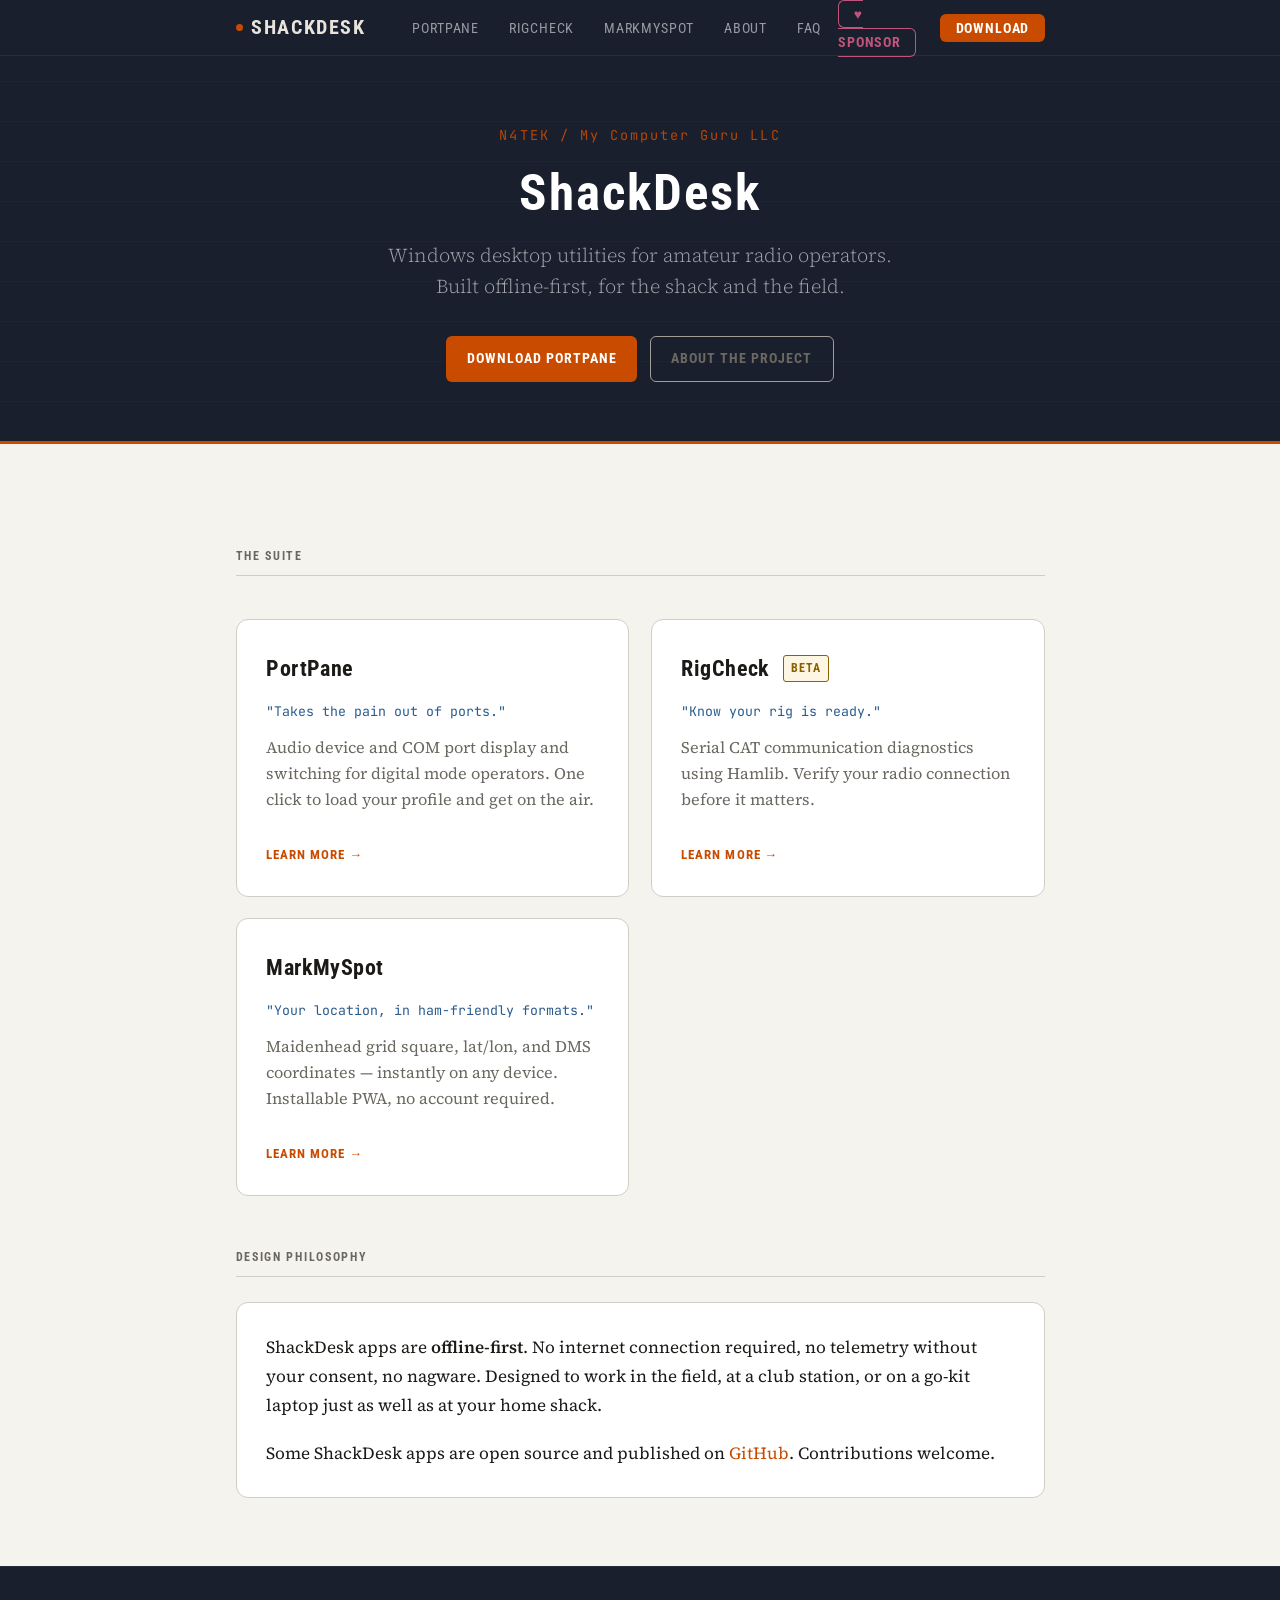
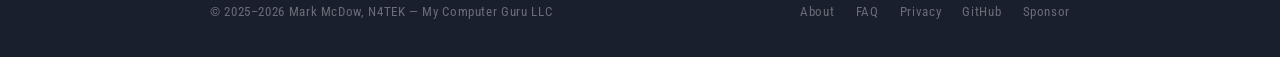
<file: index.html>
<!DOCTYPE html>
<html lang="en">
<head>
  <meta charset="UTF-8">
  <meta name="viewport" content="width=device-width, initial-scale=1.0">
  <meta name="description" content="ShackDesk — Windows desktop utilities for amateur radio operators. Built by N4TEK for digital mode and EMCOMM use.">
  <title>ShackDesk — Tools for the Amateur Radio Operator</title>
  <link rel="stylesheet" href="/style.css">
</head>
<body>

  <nav class="nav">
    <div class="nav-inner">
      <a href="/" class="nav-logo">
        <span class="nav-logo-dot"></span>ShackDesk
      </a>
      <ul class="nav-links">
        <li><a href="/portpane/">PortPane</a></li>
        <li><a href="/rigcheck/">RigCheck</a></li>
        <li><a href="/markmyspot/">MarkMySpot</a></li>
        <li><a href="/about/">About</a></li>
        <li><a href="/faq/">FAQ</a></li>
        <li><a href="/sponsor" class="nav-sponsor">&#9829; Sponsor</a></li>
        <li><a href="/portpane/download" class="nav-cta">Download</a></li>
      </ul>
    </div>
  </nav>

  <section class="hero">
    <div class="hero-inner">
      <div class="hero-callsign">N4TEK / My Computer Guru LLC</div>
      <h1>ShackDesk</h1>
      <p class="lead">Windows desktop utilities for amateur radio operators. Built offline-first, for the shack and the field.</p>
      <div class="hero-actions">
        <a href="/portpane/download" class="btn btn-primary">Download PortPane</a>
        <a href="/about/" class="btn btn-outline">About the Project</a>
      </div>
    </div>
  </section>

  <main class="page">

    <div class="section">
      <div class="section-label">The Suite</div>
      <div class="app-grid">

        <a href="/portpane/" class="app-card">
          <div class="app-card-name">PortPane</div>
          <div class="app-card-tagline">"Takes the pain out of ports."</div>
          <p class="app-card-desc">Audio device and COM port display and switching for digital mode operators. One click to load your profile and get on the air.</p>
          <div class="app-card-link">Learn more →</div>
        </a>

        <a href="/rigcheck/" class="app-card">
          <div class="app-card-name">
            RigCheck
            <span class="badge badge-dev">Beta</span>
          </div>
          <div class="app-card-tagline">"Know your rig is ready."</div>
          <p class="app-card-desc">Serial CAT communication diagnostics using Hamlib. Verify your radio connection before it matters.</p>
          <div class="app-card-link">Learn more →</div>
        </a>

        <a href="/markmyspot/" class="app-card">
          <div class="app-card-name">MarkMySpot</div>
          <div class="app-card-tagline">"Your location, in ham-friendly formats."</div>
          <p class="app-card-desc">Maidenhead grid square, lat/lon, and DMS coordinates — instantly on any device. Installable PWA, no account required.</p>
          <div class="app-card-link">Learn more →</div>
        </a>

      </div>
    </div>

    <div class="section">
      <div class="section-label">Design Philosophy</div>
      <div class="card">
        <p>ShackDesk apps are <strong>offline-first</strong>. No internet connection required, no telemetry without your consent, no nagware. Designed to work in the field, at a club station, or on a go-kit laptop just as well as at your home shack.</p>
        <p>Some ShackDesk apps are open source and published on <a href="https://github.com/Computer-Tsu" target="_blank" rel="noopener">GitHub</a>. Contributions welcome.</p>
      </div>
    </div>

  </main>

  <footer class="footer">
    <div class="footer-inner">
      <span>© 2025–2026 Mark McDow, N4TEK — My Computer Guru LLC</span>
      <ul class="footer-links">
        <li><a href="/about/">About</a></li>
        <li><a href="/faq/">FAQ</a></li>
        <li><a href="/privacy/">Privacy</a></li>
        <li><a href="https://github.com/Computer-Tsu" target="_blank" rel="noopener">GitHub</a></li>
        <li><a href="/sponsor">Sponsor</a></li>
      </ul>
    </div>
  </footer>

</body>
</html>
</file>
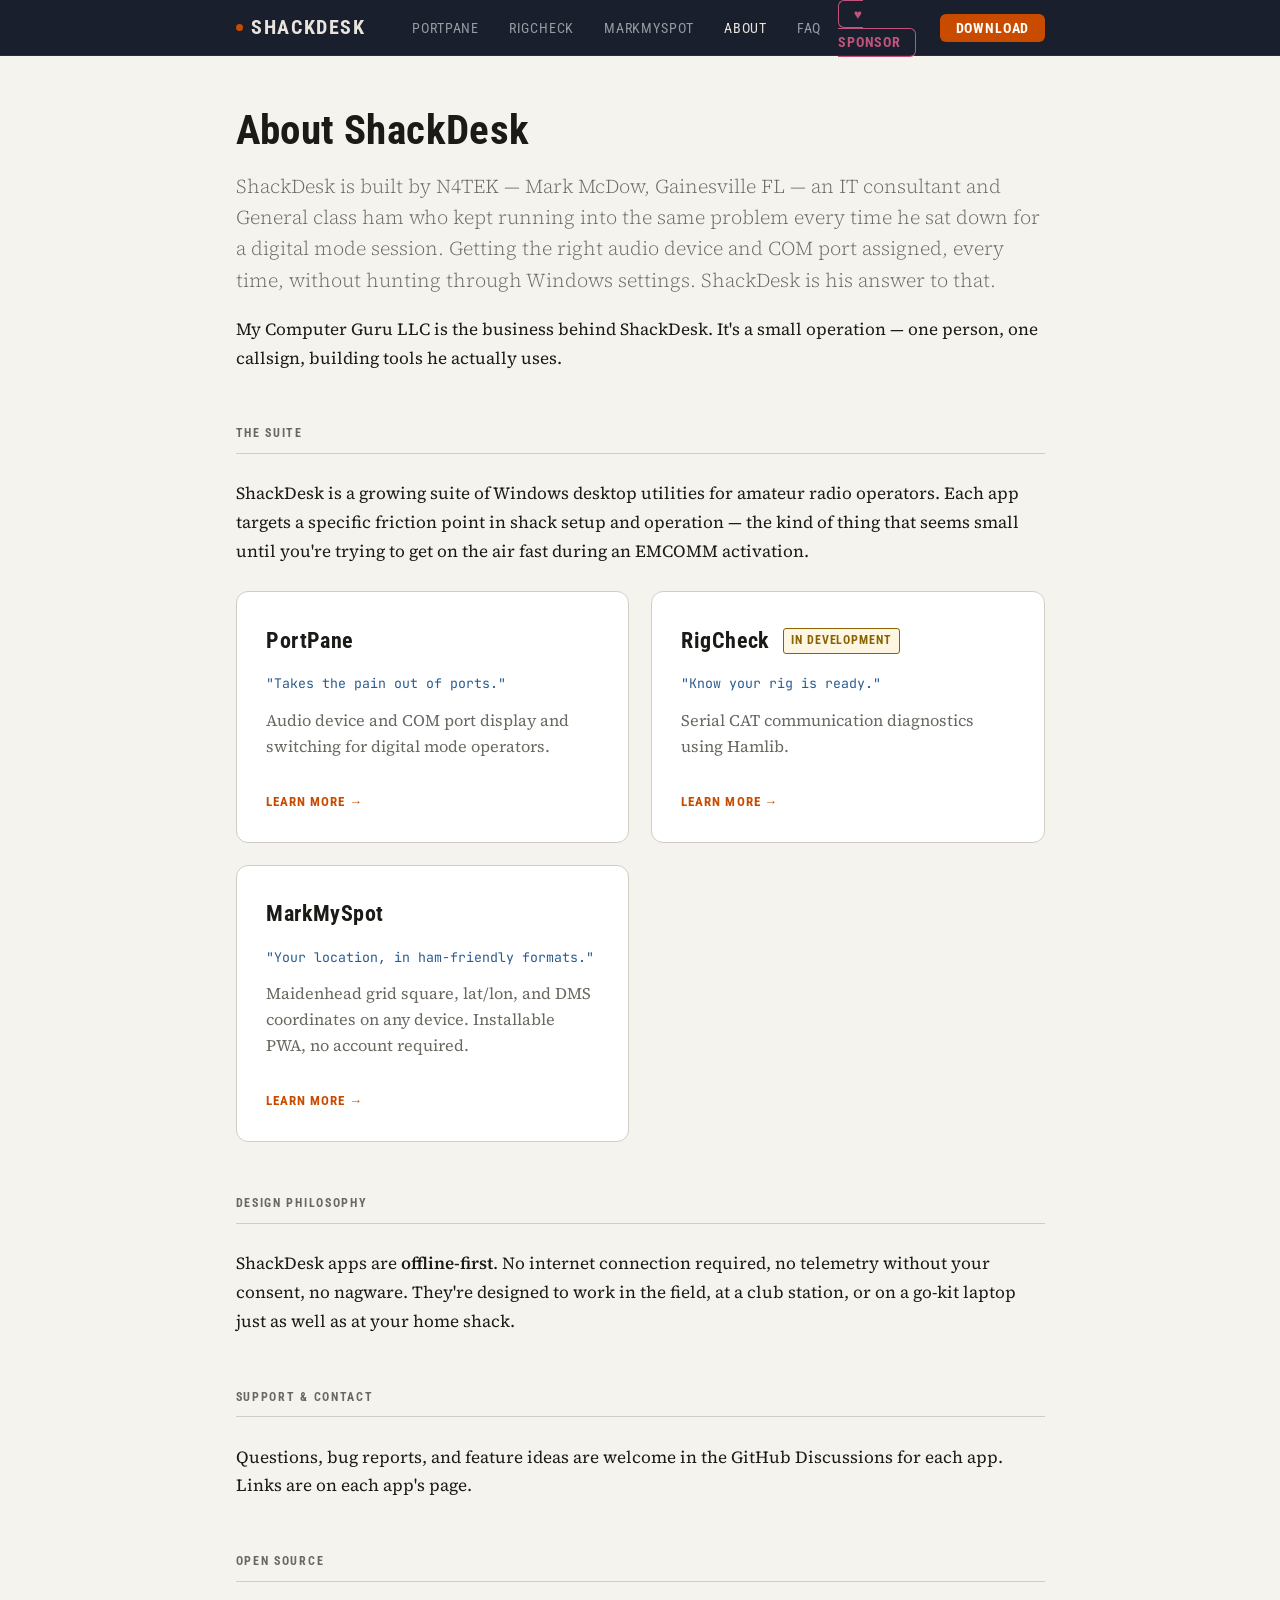
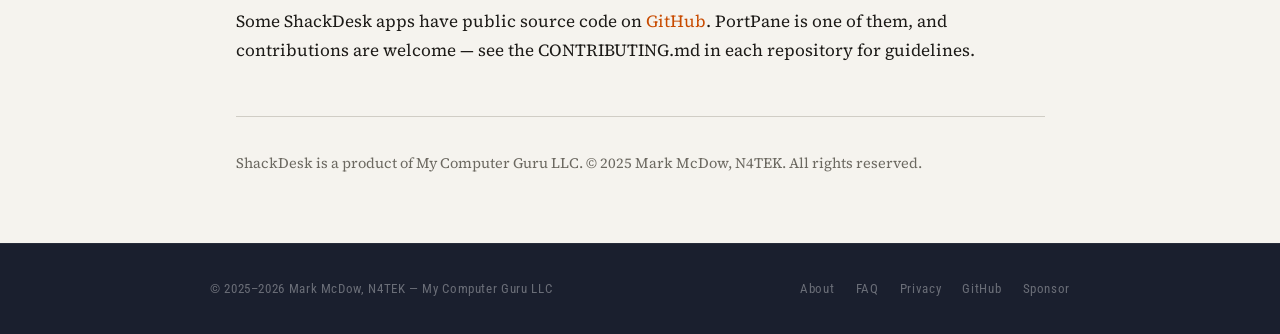
<file: about/index.html>
<!DOCTYPE html>
<html lang="en">
<head>
  <meta charset="UTF-8">
  <meta name="viewport" content="width=device-width, initial-scale=1.0">
  <meta name="description" content="About ShackDesk — built by N4TEK, Mark McDow, Gainesville FL. Amateur radio desktop utilities by My Computer Guru LLC.">
  <title>About — ShackDesk</title>
  <link rel="stylesheet" href="/style.css">
</head>
<body>

  <nav class="nav">
    <div class="nav-inner">
      <a href="/" class="nav-logo">
        <span class="nav-logo-dot"></span>ShackDesk
      </a>
      <ul class="nav-links">
        <li><a href="/portpane/">PortPane</a></li>
        <li><a href="/rigcheck/">RigCheck</a></li>
        <li><a href="/markmyspot/">MarkMySpot</a></li>
        <li><a href="/about/" class="active" aria-current="page">About</a></li>
        <li><a href="/faq/">FAQ</a></li>
        <li><a href="/sponsor" class="nav-sponsor">&#9829; Sponsor</a></li>
        <li><a href="/portpane/download" class="nav-cta">Download</a></li>
      </ul>
    </div>
  </nav>

  <main class="page">

    <h1>About ShackDesk</h1>

    <p class="lead" style="margin-top: 1rem;">ShackDesk is built by N4TEK — Mark McDow, Gainesville FL — an IT consultant and General class ham who kept running into the same problem every time he sat down for a digital mode session. Getting the right audio device and COM port assigned, every time, without hunting through Windows settings. ShackDesk is his answer to that.</p>

    <p>My Computer Guru LLC is the business behind ShackDesk. It's a small operation — one person, one callsign, building tools he actually uses.</p>

    <div class="section">
      <div class="section-label">The Suite</div>
      <p>ShackDesk is a growing suite of Windows desktop utilities for amateur radio operators. Each app targets a specific friction point in shack setup and operation — the kind of thing that seems small until you're trying to get on the air fast during an EMCOMM activation.</p>

      <div class="app-grid" style="margin-top: 1.5rem;">
        <a href="/portpane/" class="app-card">
          <div class="app-card-name">PortPane</div>
          <div class="app-card-tagline">"Takes the pain out of ports."</div>
          <p class="app-card-desc">Audio device and COM port display and switching for digital mode operators.</p>
          <div class="app-card-link">Learn more →</div>
        </a>

        <a href="/rigcheck/" class="app-card">
          <div class="app-card-name">
            RigCheck
            <span class="badge badge-dev">In development</span>
          </div>
          <div class="app-card-tagline">"Know your rig is ready."</div>
          <p class="app-card-desc">Serial CAT communication diagnostics using Hamlib.</p>
          <div class="app-card-link">Learn more →</div>
        </a>

        <a href="/markmyspot/" class="app-card">
          <div class="app-card-name">MarkMySpot</div>
          <div class="app-card-tagline">"Your location, in ham-friendly formats."</div>
          <p class="app-card-desc">Maidenhead grid square, lat/lon, and DMS coordinates on any device. Installable PWA, no account required.</p>
          <div class="app-card-link">Learn more →</div>
        </a>
      </div>
    </div>

    <div class="section">
      <div class="section-label">Design Philosophy</div>
      <p>ShackDesk apps are <strong>offline-first</strong>. No internet connection required, no telemetry without your consent, no nagware. They're designed to work in the field, at a club station, or on a go-kit laptop just as well as at your home shack.</p>
    </div>

    <div class="section">
      <div class="section-label">Support &amp; Contact</div>
      <p>Questions, bug reports, and feature ideas are welcome in the GitHub Discussions for each app. Links are on each app's page.</p>
    </div>

    <div class="section">
      <div class="section-label">Open Source</div>
      <p>Some ShackDesk apps have public source code on <a href="https://github.com/Computer-Tsu" target="_blank" rel="noopener">GitHub</a>. PortPane is one of them, and contributions are welcome — see the CONTRIBUTING.md in each repository for guidelines.</p>
    </div>

    <hr style="margin-top: 3rem;">
    <p style="font-size: 0.85rem; color: var(--text-muted);">ShackDesk is a product of My Computer Guru LLC. © 2025 Mark McDow, N4TEK. All rights reserved.</p>

  </main>

  <footer class="footer">
    <div class="footer-inner">
      <span>© 2025–2026 Mark McDow, N4TEK — My Computer Guru LLC</span>
      <ul class="footer-links">
        <li><a href="/about/">About</a></li>
        <li><a href="/faq/">FAQ</a></li>
        <li><a href="/privacy/">Privacy</a></li>
        <li><a href="https://github.com/Computer-Tsu" target="_blank" rel="noopener">GitHub</a></li>
        <li><a href="/sponsor">Sponsor</a></li>
      </ul>
    </div>
  </footer>

</body>
</html>
</file>
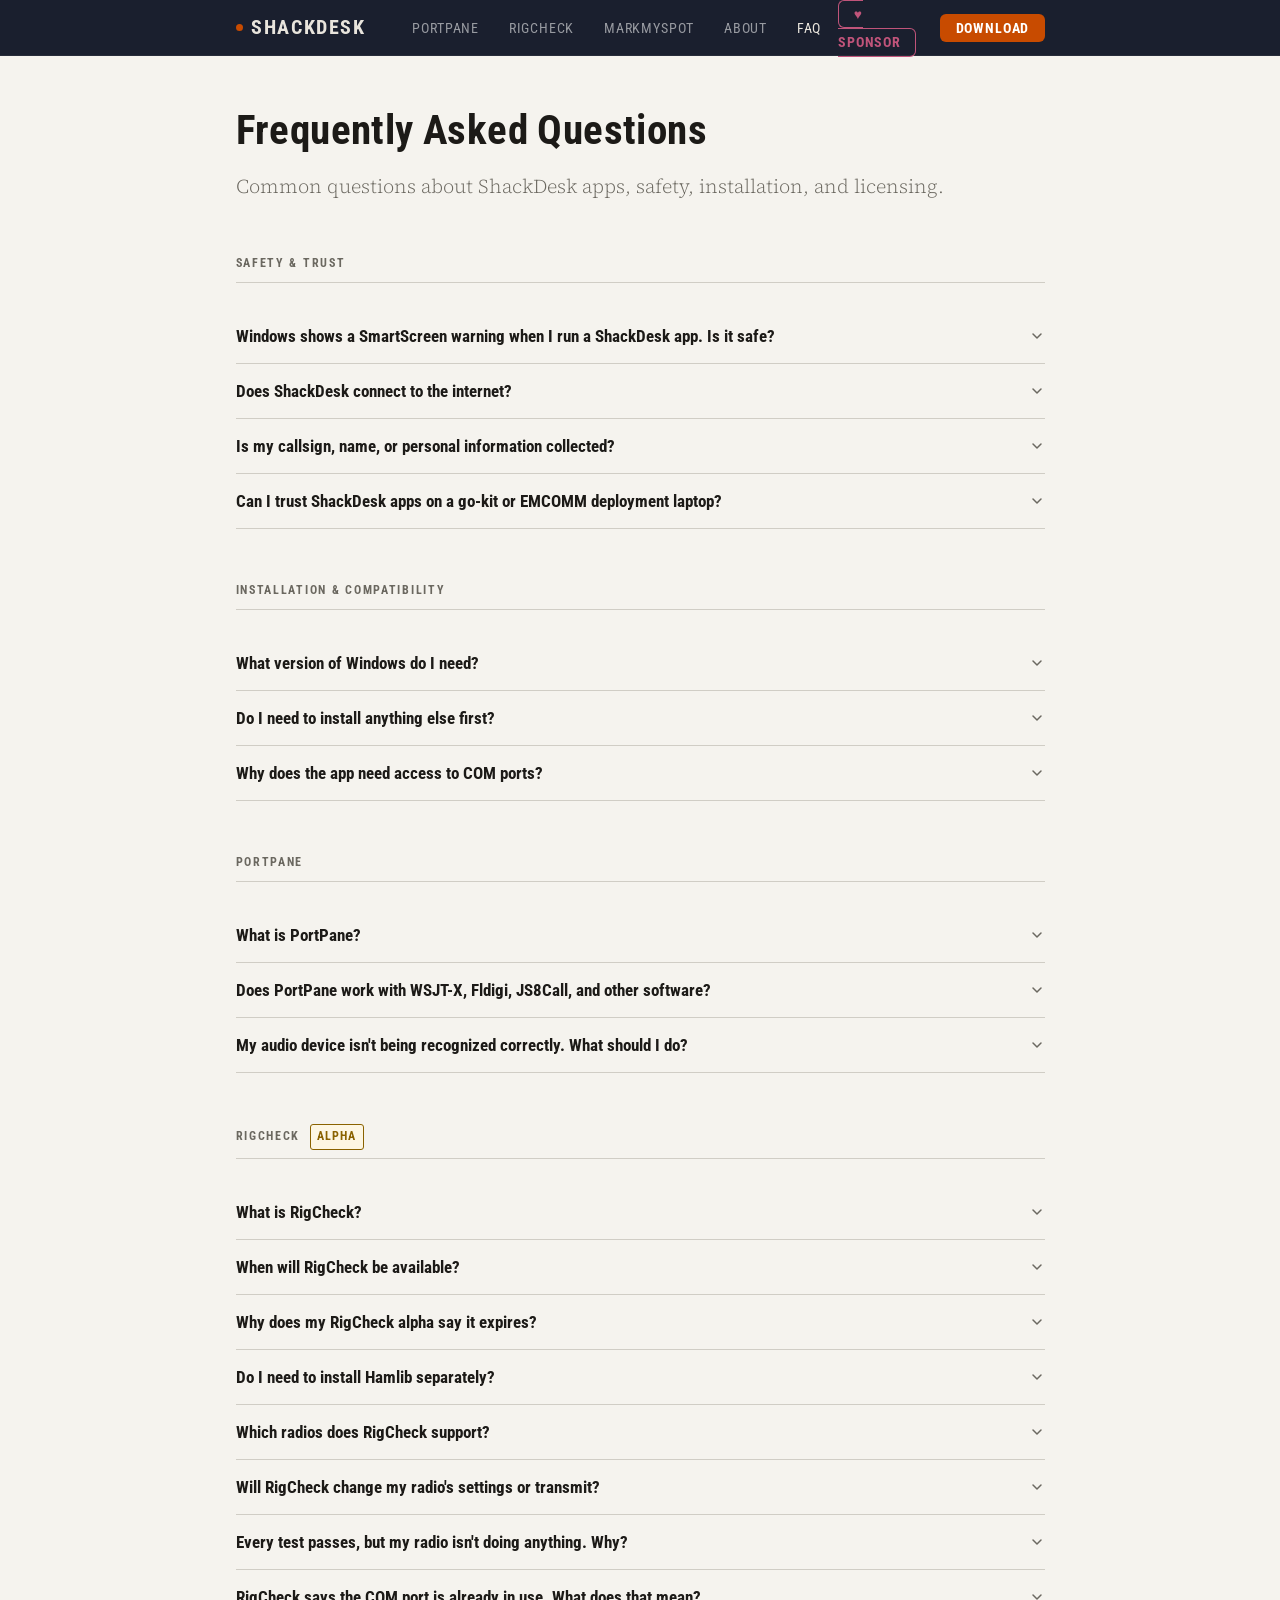
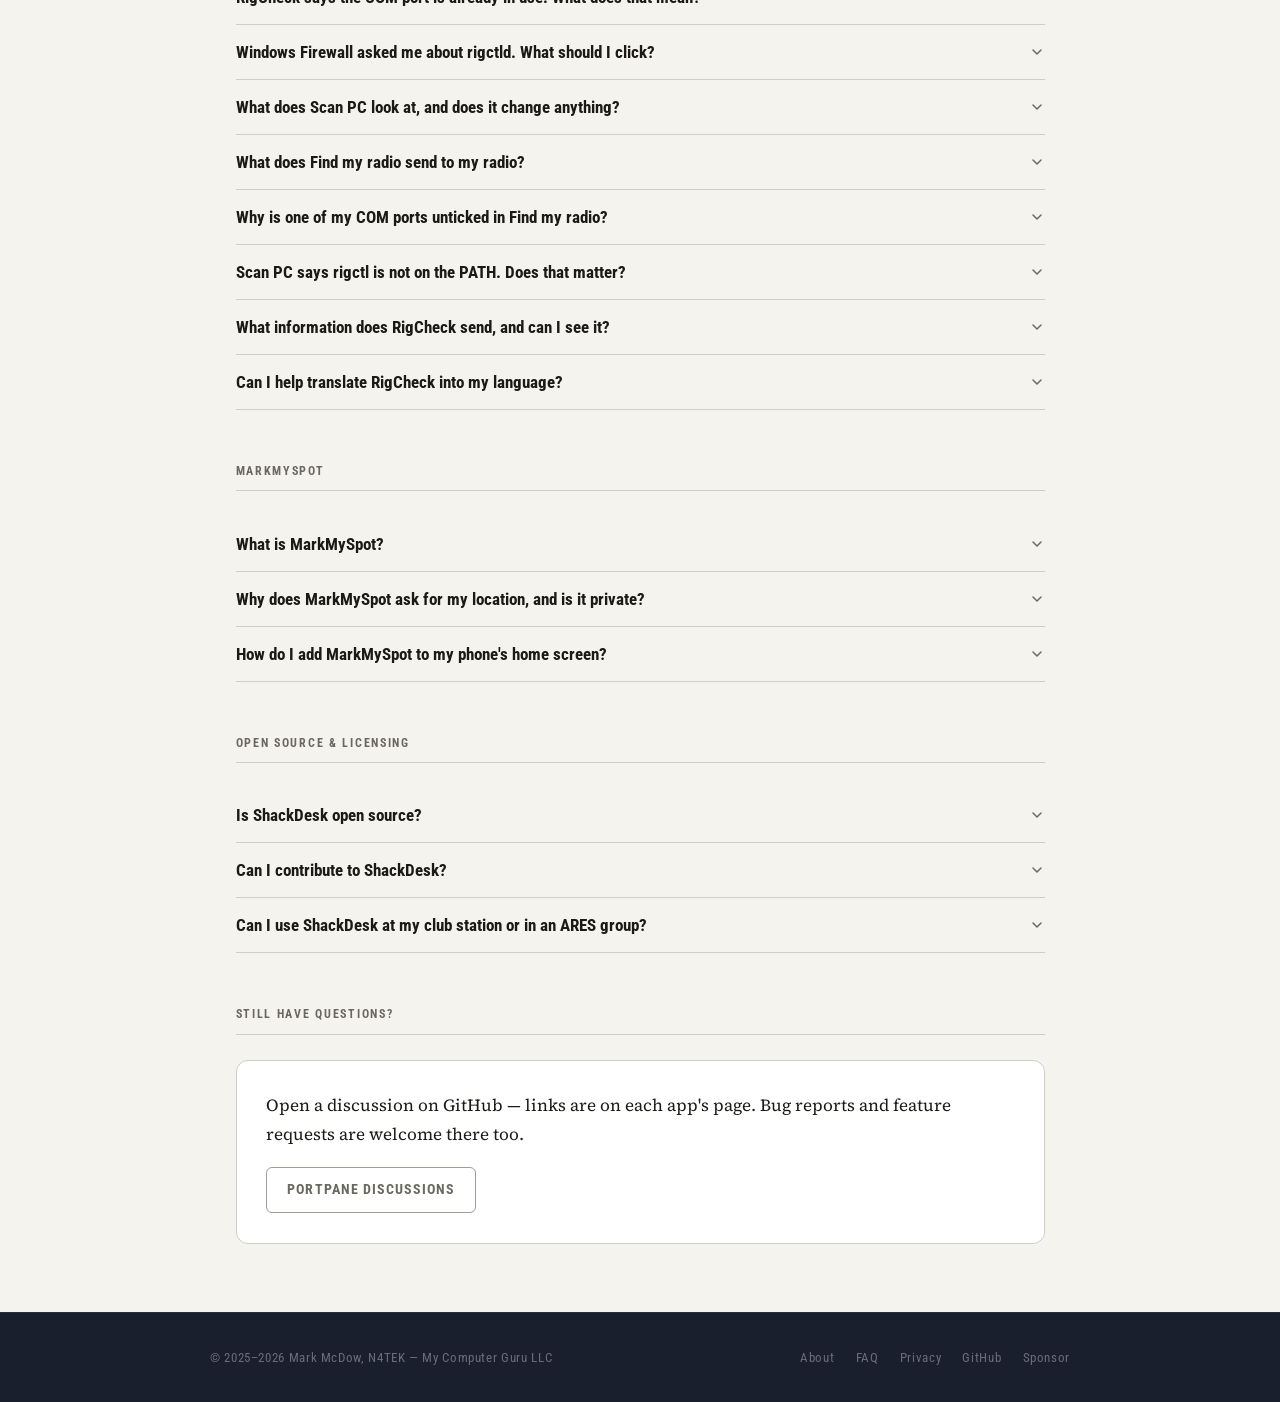
<file: faq/index.html>
<!DOCTYPE html>
<html lang="en">
<head>
  <meta charset="UTF-8">
  <meta name="viewport" content="width=device-width, initial-scale=1.0">
  <meta name="description" content="Frequently asked questions about ShackDesk apps — safety, installation, PortPane, RigCheck, open source licensing.">
  <title>FAQ — ShackDesk</title>
  <link rel="stylesheet" href="/style.css">
</head>
<body>

  <nav class="nav">
    <div class="nav-inner">
      <a href="/" class="nav-logo">
        <span class="nav-logo-dot"></span>ShackDesk
      </a>
      <ul class="nav-links">
        <li><a href="/portpane/">PortPane</a></li>
        <li><a href="/rigcheck/">RigCheck</a></li>
        <li><a href="/markmyspot/">MarkMySpot</a></li>
        <li><a href="/about/">About</a></li>
        <li><a href="/faq/" class="active">FAQ</a></li>
        <li><a href="/sponsor" class="nav-sponsor">&#9829; Sponsor</a></li>
        <li><a href="/portpane/download" class="nav-cta">Download</a></li>
      </ul>
    </div>
  </nav>

  <main class="page">

    <h1>Frequently Asked Questions</h1>
    <p class="lead" style="margin-top: 1rem;">Common questions about ShackDesk apps, safety, installation, and licensing.</p>

    <div class="section">
      <div class="section-label">Safety &amp; Trust</div>
      <div class="faq-group">

        <div class="faq-item" id="smartscreen">
          <button class="faq-question" type="button" aria-expanded="false">
            Windows shows a SmartScreen warning when I run a ShackDesk app. Is it safe?
            <svg class="faq-chevron" width="16" height="16" viewBox="0 0 16 16" fill="none"><path d="M4 6l4 4 4-4" stroke="currentColor" stroke-width="1.5" stroke-linecap="round" stroke-linejoin="round"/></svg>
          </button>
          <div class="faq-answer">
            <p>Yes. The SmartScreen warning appears because ShackDesk apps are independently developed software that is new to Microsoft's reputation system. It is not an indication of a virus or malware. To proceed, click <strong>More info</strong> then <strong>Run anyway</strong>.</p>
            <p>ShackDesk is preparing code signing for PortPane, starting with alpha releases. See the <a href="/portpane/code-signing-policy/">PortPane code signing policy</a> for current status. In the meantime, you can verify the integrity of any download by checking the SHA-256 hash posted alongside each release on GitHub. PortPane source code is publicly available for anyone who wants to inspect it: <a href="https://github.com/Computer-Tsu/ShackDesk-PortPane" target="_blank" rel="noopener">github.com/Computer-Tsu/ShackDesk-PortPane</a>.</p>
          </div>
        </div>

        <div class="faq-item" id="internet">
          <button class="faq-question" type="button" aria-expanded="false">
            Does ShackDesk connect to the internet?
            <svg class="faq-chevron" width="16" height="16" viewBox="0 0 16 16" fill="none"><path d="M4 6l4 4 4-4" stroke="currentColor" stroke-width="1.5" stroke-linecap="round" stroke-linejoin="round"/></svg>
          </button>
          <div class="faq-answer">
            <p>ShackDesk apps are designed to work fully offline. No internet connection is required for any core feature. Apps will never silently connect to any server without your knowledge.</p>
            <p>The only optional network activity is anonymous diagnostics. Each app asks on first launch, and nothing is sent until you confirm; on test builds the option is pre-selected in that dialog, on stable releases it is not. You can change the choice in Settings and review every report under <strong>Help → View Collected Data</strong>. RigCheck also checks for a newer version only when you ask it to.</p>
          </div>
        </div>

        <div class="faq-item" id="personal-data">
          <button class="faq-question" type="button" aria-expanded="false">
            Is my callsign, name, or personal information collected?
            <svg class="faq-chevron" width="16" height="16" viewBox="0 0 16 16" fill="none"><path d="M4 6l4 4 4-4" stroke="currentColor" stroke-width="1.5" stroke-linecap="round" stroke-linejoin="round"/></svg>
          </button>
          <div class="faq-answer">
            <p>No. ShackDesk apps do not collect your callsign, name, email address, IP address, hostname, or any personally identifiable information. Ever.</p>
            <p>Optional diagnostics (opt-in only) collect anonymous hardware identifiers to improve compatibility: for PortPane, audio device and COM port names; for RigCheck, the radio model, serial settings, USB cable identifiers, and test results. Each app lets you view every report it has sent. See the <a href="/privacy/">Privacy page</a> for full details.</p>
          </div>
        </div>

        <div class="faq-item" id="emcomm">
          <button class="faq-question" type="button" aria-expanded="false">
            Can I trust ShackDesk apps on a go-kit or EMCOMM deployment laptop?
            <svg class="faq-chevron" width="16" height="16" viewBox="0 0 16 16" fill="none"><path d="M4 6l4 4 4-4" stroke="currentColor" stroke-width="1.5" stroke-linecap="round" stroke-linejoin="round"/></svg>
          </button>
          <div class="faq-answer">
            <p>Yes. ShackDesk apps are built specifically with EMCOMM deployments in mind. They are offline-first, lightweight, and do not require installation of additional runtimes beyond what ships with Windows. No background services, no startup delays, no internet dependency.</p>
          </div>
        </div>

      </div>
    </div>

    <div class="section">
      <div class="section-label">Installation &amp; Compatibility</div>
      <div class="faq-group">

        <div class="faq-item" id="windows-version">
          <button class="faq-question" type="button" aria-expanded="false">
            What version of Windows do I need?
            <svg class="faq-chevron" width="16" height="16" viewBox="0 0 16 16" fill="none"><path d="M4 6l4 4 4-4" stroke="currentColor" stroke-width="1.5" stroke-linecap="round" stroke-linejoin="round"/></svg>
          </button>
          <div class="faq-answer">
            <p>PortPane and RigCheck both run on Windows 10 (version 21H2 or later) and Windows 11, 64-bit. Windows 11 on ARM runs them through its built-in x64 emulation. Windows 7 and 8.1 are not supported. MarkMySpot is a web app and runs in any modern browser.</p>
          </div>
        </div>

        <div class="faq-item" id="dotnet">
          <button class="faq-question" type="button" aria-expanded="false">
            Do I need to install anything else first?
            <svg class="faq-chevron" width="16" height="16" viewBox="0 0 16 16" fill="none"><path d="M4 6l4 4 4-4" stroke="currentColor" stroke-width="1.5" stroke-linecap="round" stroke-linejoin="round"/></svg>
          </button>
          <div class="faq-answer">
            <p>No. PortPane and RigCheck each carry the .NET runtime inside their own exe, so there is nothing to install first &mdash; no .NET download, no Visual C++ package. The one thing RigCheck needs that it does not bring along is Hamlib, which most digital-mode operators already have from WSJT-X or Fldigi.</p>
          </div>
        </div>

        <div class="faq-item" id="com-ports">
          <button class="faq-question" type="button" aria-expanded="false">
            Why does the app need access to COM ports?
            <svg class="faq-chevron" width="16" height="16" viewBox="0 0 16 16" fill="none"><path d="M4 6l4 4 4-4" stroke="currentColor" stroke-width="1.5" stroke-linecap="round" stroke-linejoin="round"/></svg>
          </button>
          <div class="faq-answer">
            <p>COM port access is required to display active port assignments and switch between profiles. ShackDesk apps only read port information and switch assignments — they do not modify your radio's configuration or transmit anything over the air.</p>
          </div>
        </div>

      </div>
    </div>

    <div class="section">
      <div class="section-label">PortPane</div>
      <div class="faq-group">

        <div class="faq-item" id="what-is-portpane">
          <button class="faq-question" type="button" aria-expanded="false">
            What is PortPane?
            <svg class="faq-chevron" width="16" height="16" viewBox="0 0 16 16" fill="none"><path d="M4 6l4 4 4-4" stroke="currentColor" stroke-width="1.5" stroke-linecap="round" stroke-linejoin="round"/></svg>
          </button>
          <div class="faq-answer">
            <p>PortPane displays your current audio device and COM port assignments in one place and lets you switch between saved profiles with a single click. It is designed for digital mode operators who regularly switch between modes, software, or radios and need a fast, reliable way to get the right configuration loaded without hunting through Windows settings.</p>
          </div>
        </div>

        <div class="faq-item" id="software-compat">
          <button class="faq-question" type="button" aria-expanded="false">
            Does PortPane work with WSJT-X, Fldigi, JS8Call, and other software?
            <svg class="faq-chevron" width="16" height="16" viewBox="0 0 16 16" fill="none"><path d="M4 6l4 4 4-4" stroke="currentColor" stroke-width="1.5" stroke-linecap="round" stroke-linejoin="round"/></svg>
          </button>
          <div class="faq-answer">
            <p>PortPane manages Windows audio device and COM port assignments at the system level — it works alongside any digital mode software. It does not integrate directly with any specific application; it simply ensures the right devices are assigned before you launch your software.</p>
          </div>
        </div>

        <div class="faq-item" id="unrecognized-device">
          <button class="faq-question" type="button" aria-expanded="false">
            My audio device isn't being recognized correctly. What should I do?
            <svg class="faq-chevron" width="16" height="16" viewBox="0 0 16 16" fill="none"><path d="M4 6l4 4 4-4" stroke="currentColor" stroke-width="1.5" stroke-linecap="round" stroke-linejoin="round"/></svg>
          </button>
          <div class="faq-answer">
            <p>Open <strong>Help → View Collected Data</strong>. If you have opted into telemetry, you can send a report that includes your device identifiers to help us add it to the recognition database. You can also open a discussion on <a href="/portpane/support">GitHub Discussions</a> with your device's name and we will look into adding it.</p>
          </div>
        </div>

      </div>
    </div>

    <div class="section" id="rigcheck">
      <div class="section-label">RigCheck <span class="badge badge-dev">Alpha</span></div>
      <div class="faq-group">

        <div class="faq-item" id="what-is-rigcheck">
          <button class="faq-question" type="button" aria-expanded="false">
            What is RigCheck?
            <svg class="faq-chevron" width="16" height="16" viewBox="0 0 16 16" fill="none"><path d="M4 6l4 4 4-4" stroke="currentColor" stroke-width="1.5" stroke-linecap="round" stroke-linejoin="round"/></svg>
          </button>
          <div class="faq-answer">
            <p>RigCheck is a CAT communication diagnostic tool. It uses Hamlib &mdash; the same rig-control library behind WSJT-X, Fldigi, JS8Call, and Winlink &mdash; to test the serial connection to your radio and explain in plain English what is working and what is not. It is for the moment when digital-mode software says it cannot talk to your rig and you do not know why.</p>
          </div>
        </div>

        <div class="faq-item" id="rigcheck-when">
          <button class="faq-question" type="button" aria-expanded="false">
            When will RigCheck be available?
            <svg class="faq-chevron" width="16" height="16" viewBox="0 0 16 16" fill="none"><path d="M4 6l4 4 4-4" stroke="currentColor" stroke-width="1.5" stroke-linecap="round" stroke-linejoin="round"/></svg>
          </button>
          <div class="faq-answer">
            <p>Alpha builds are available now from the <a href="/rigcheck/download/">RigCheck download page</a>. They are for testing and feedback; there is no stable release yet. The connection tests and diagnosis are in place, and automatic radio discovery and environment checks are still being built. New alpha builds are published as the code changes.</p>
          </div>
        </div>

        <div class="faq-item" id="rigcheck-expiry">
          <button class="faq-question" type="button" aria-expanded="false">
            Why does my RigCheck alpha say it expires?
            <svg class="faq-chevron" width="16" height="16" viewBox="0 0 16 16" fill="none"><path d="M4 6l4 4 4-4" stroke="currentColor" stroke-width="1.5" stroke-linecap="round" stroke-linejoin="round"/></svg>
          </button>
          <div class="faq-answer">
            <p>Every alpha build stops running 30 days after it was built. This keeps testers on current code, so bug reports are about the latest version, and it steers everyday operators toward stable releases once they exist. The expiry date is in the window title and in <strong>Help &rsaquo; About</strong>. Once an alpha has expired, starting it shows a notice with a link to the download page &mdash; just get the current build. Beta builds will warn but keep running; stable releases never expire.</p>
          </div>
        </div>

        <div class="faq-item" id="rigcheck-hamlib">
          <button class="faq-question" type="button" aria-expanded="false">
            Do I need to install Hamlib separately?
            <svg class="faq-chevron" width="16" height="16" viewBox="0 0 16 16" fill="none"><path d="M4 6l4 4 4-4" stroke="currentColor" stroke-width="1.5" stroke-linecap="round" stroke-linejoin="round"/></svg>
          </button>
          <div class="faq-answer">
            <p>Usually not. RigCheck finds the <strong>rigctl</strong> program that comes with WSJT-X or Fldigi, or a standalone Hamlib install, automatically. If you have none of those, install <a href="https://wsjt.sourceforge.io/wsjtx.html" target="_blank" rel="noopener">WSJT-X</a> (which most digital-mode operators want anyway) or the <a href="https://github.com/Hamlib/Hamlib/releases" target="_blank" rel="noopener">standalone Hamlib for Windows</a>, then restart RigCheck.</p>
            <p>If RigCheck says Hamlib was not found but you know it is installed, it may be in a location RigCheck does not check yet. Open an issue with the path and it will be added.</p>
          </div>
        </div>

        <div class="faq-item" id="rigcheck-radios">
          <button class="faq-question" type="button" aria-expanded="false">
            Which radios does RigCheck support?
            <svg class="faq-chevron" width="16" height="16" viewBox="0 0 16 16" fill="none"><path d="M4 6l4 4 4-4" stroke="currentColor" stroke-width="1.5" stroke-linecap="round" stroke-linejoin="round"/></svg>
          </button>
          <div class="faq-answer">
            <p>Any radio Hamlib supports &mdash; several hundred models from Icom, Yaesu, Kenwood, Elecraft, FlexRadio, and others. RigCheck ships quick-start presets for the most common rigs so the right settings are one click away. If yours is missing and you know the settings that work, a preset contribution takes five minutes and helps the next operator with the same radio.</p>
          </div>
        </div>

        <div class="faq-item" id="rigcheck-transmit">
          <button class="faq-question" type="button" aria-expanded="false">
            Will RigCheck change my radio's settings or transmit?
            <svg class="faq-chevron" width="16" height="16" viewBox="0 0 16 16" fill="none"><path d="M4 6l4 4 4-4" stroke="currentColor" stroke-width="1.5" stroke-linecap="round" stroke-linejoin="round"/></svg>
          </button>
          <div class="faq-answer">
            <p>No. The standard tests only <em>read</em> from the radio &mdash; frequency, mode, VFO, S-meter, and whether PTT is currently keyed. RigCheck never keys the transmitter. One optional test briefly changes the VFO frequency by 1 kHz to confirm the radio accepts commands, then restores the original frequency; it is off by default and asks for confirmation before running. <strong>Find my radio</strong> is read-only too: it sends only identify and read-frequency requests, and never raises the RTS or DTR lines that many interfaces use for PTT.</p>
          </div>
        </div>

        <div class="faq-item" id="rigcheck-dummy-rig">
          <button class="faq-question" type="button" aria-expanded="false">
            Every test passes, but my radio isn't doing anything. Why?
            <svg class="faq-chevron" width="16" height="16" viewBox="0 0 16 16" fill="none"><path d="M4 6l4 4 4-4" stroke="currentColor" stroke-width="1.5" stroke-linecap="round" stroke-linejoin="round"/></svg>
          </button>
          <div class="faq-answer">
            <p>Hamlib includes a built-in <strong>Dummy</strong> radio (model number 1) that answers every command with made-up but plausible values. It exists so developers can test without hardware. If it is selected &mdash; for example by following an online example that uses <code>rigctl -m 1</code> &mdash; everything looks perfect and nothing is ever sent to your real radio. RigCheck will not run its tests against the Dummy radio; make sure the model shown at the top of the results is your actual rig.</p>
          </div>
        </div>

        <div class="faq-item" id="rigcheck-port-in-use">
          <button class="faq-question" type="button" aria-expanded="false">
            RigCheck says the COM port is already in use. What does that mean?
            <svg class="faq-chevron" width="16" height="16" viewBox="0 0 16 16" fill="none"><path d="M4 6l4 4 4-4" stroke="currentColor" stroke-width="1.5" stroke-linecap="round" stroke-linejoin="round"/></svg>
          </button>
          <div class="faq-answer">
            <p>Only one program can hold a serial port at a time. If WSJT-X, Fldigi, JS8Call, Winlink, or a rig-control server such as rigctld or Flrig is running, it owns the port and RigCheck cannot open it. Close the other program, or disconnect rig control inside it, then try again. That is usually not a fault &mdash; it means your rig control already works through that program.</p>
          </div>
        </div>

        <div class="faq-item" id="rigcheck-firewall">
          <button class="faq-question" type="button" aria-expanded="false">
            Windows Firewall asked me about rigctld. What should I click?
            <svg class="faq-chevron" width="16" height="16" viewBox="0 0 16 16" fill="none"><path d="M4 6l4 4 4-4" stroke="currentColor" stroke-width="1.5" stroke-linecap="round" stroke-linejoin="round"/></svg>
          </button>
          <div class="faq-answer">
            <p>RigCheck itself never opens a network port, so Windows Firewall will not ask about RigCheck. If RigCheck suggested starting <strong>rigctld</strong> (Hamlib's rig-control server) and Windows then asks about <em>rigctld.exe</em>, that is expected: rigctld listens for connections. Tick <strong>Private networks</strong> and click <strong>Allow access</strong>. You do not need to allow it on public networks. If you clicked Cancel in the past, Windows created a Block rule and rigctld will silently fail until that rule is removed in Windows Firewall settings.</p>
          </div>
        </div>

        <div class="faq-item" id="rigcheck-scan">
          <button class="faq-question" type="button" aria-expanded="false">
            What does Scan PC look at, and does it change anything?
            <svg class="faq-chevron" width="16" height="16" viewBox="0 0 16 16" fill="none"><path d="M4 6l4 4 4-4" stroke="currentColor" stroke-width="1.5" stroke-linecap="round" stroke-linejoin="round"/></svg>
          </button>
          <div class="faq-answer">
            <p><strong>Scan PC</strong> checks the computer side before any radio is involved: the Windows version, every copy of Hamlib it can find and which one it uses, whether <code>rigctl</code> runs and is on the PATH, which radio model is selected (with a warning if it is Hamlib's dummy rig), serial port drivers and any Plug and Play problem codes, whether rigctld or Flrig is already listening, rigctld startup entries, Windows Firewall rules for rigctld, and which radio programs are installed.</p>
            <p>It changes nothing. Where a fix is needed &mdash; adding Hamlib's folder to the PATH, allowing rigctld through the firewall &mdash; RigCheck shows you the command or the setting and leaves the change to you. The scan only runs when you click the button; RigCheck never looks at running programs or open ports on its own at startup.</p>
          </div>
        </div>

        <div class="faq-item" id="rigcheck-find">
          <button class="faq-question" type="button" aria-expanded="false">
            What does Find my radio send to my radio?
            <svg class="faq-chevron" width="16" height="16" viewBox="0 0 16 16" fill="none"><path d="M4 6l4 4 4-4" stroke="currentColor" stroke-width="1.5" stroke-linecap="round" stroke-linejoin="round"/></svg>
          </button>
          <div class="faq-answer">
            <p>Only read requests: <em>identify yourself</em> (<code>ID;</code> for Kenwood, Elecraft, and Yaesu; a CI-V read-ID for Icom) and <em>what frequency are you on</em>. It tries each protocol family at the speeds that family normally uses, stops at the first radio that answers on a port, then runs the ordinary Hamlib tests to confirm, and fills in the Connection panel for you.</p>
            <p>Two rules have no setting: the RTS and DTR lines are never raised (on many interfaces they are the PTT line), and the only requests it can send are the handful built into the program &mdash; the radio data files can choose which one, but cannot add their own. Every byte sent and received is shown in the results and goes into the exported log, so a technical helper can repeat the exchange with a terminal program.</p>
          </div>
        </div>

        <div class="faq-item" id="rigcheck-find-unticked">
          <button class="faq-question" type="button" aria-expanded="false">
            Why is one of my COM ports unticked in Find my radio?
            <svg class="faq-chevron" width="16" height="16" viewBox="0 0 16 16" fill="none"><path d="M4 6l4 4 4-4" stroke="currentColor" stroke-width="1.5" stroke-linecap="round" stroke-linejoin="round"/></svg>
          </button>
          <div class="faq-answer">
            <p>Its name matched something that is not a radio: a rotator controller, an amplifier, an antenna controller, a GPS receiver, or a Bluetooth link. Sending even a harmless query to a rotator or amplifier is not something RigCheck will do without being told, so those ports start unticked and the reason is shown beside them. If you are sure the port is your radio's CAT connection, tick it and Find my radio will include it.</p>
          </div>
        </div>

        <div class="faq-item" id="rigcheck-path">
          <button class="faq-question" type="button" aria-expanded="false">
            Scan PC says rigctl is not on the PATH. Does that matter?
            <svg class="faq-chevron" width="16" height="16" viewBox="0 0 16 16" fill="none"><path d="M4 6l4 4 4-4" stroke="currentColor" stroke-width="1.5" stroke-linecap="round" stroke-linejoin="round"/></svg>
          </button>
          <div class="faq-answer">
            <p>Not for RigCheck itself &mdash; it finds <code>rigctl.exe</code> inside your WSJT-X, Fldigi, or Hamlib folder without any help. It matters when you copy one of the commands RigCheck shows and paste it into a command window: those start with just <code>rigctl</code>, and Windows needs to know where that is. Scan PC shows the exact <code>setx</code> line to add the folder; run it in a command prompt opened as Administrator, then open a new window. RigCheck never edits the PATH for you.</p>
          </div>
        </div>

        <div class="faq-item" id="rigcheck-data">
          <button class="faq-question" type="button" aria-expanded="false">
            What information does RigCheck send, and can I see it?
            <svg class="faq-chevron" width="16" height="16" viewBox="0 0 16 16" fill="none"><path d="M4 6l4 4 4-4" stroke="currentColor" stroke-width="1.5" stroke-linecap="round" stroke-linejoin="round"/></svg>
          </button>
          <div class="faq-answer">
            <p>Nothing unless you say yes. On first launch RigCheck asks whether it may send anonymous diagnostic reports, and you can change the answer in Settings at any time. If enabled, it sends the RigCheck and Windows versions, whether Hamlib was found, and after each test run the radio model, serial settings, USB cable identifiers, and which tests passed or failed. That is exactly the data that improves the radio and cable database for everyone.</p>
            <p>Never sent: your callsign, computer name, file paths, serial numbers, or IP address. The only identifier is a random ID created on first run, shown as a Support ID in Help &rsaquo; About. Every report is also kept on your PC and can be read under <strong>Help &rsaquo; View collected data</strong>. See the <a href="/privacy/">Privacy page</a>.</p>
          </div>
        </div>

        <div class="faq-item" id="rigcheck-translate">
          <button class="faq-question" type="button" aria-expanded="false">
            Can I help translate RigCheck into my language?
            <svg class="faq-chevron" width="16" height="16" viewBox="0 0 16 16" fill="none"><path d="M4 6l4 4 4-4" stroke="currentColor" stroke-width="1.5" stroke-linecap="round" stroke-linejoin="round"/></svg>
          </button>
          <div class="faq-answer">
            <p>Yes, and you do not need to be a programmer. RigCheck keeps all of its text in one file, <code>Strings.resx</code>. To translate, copy that file, name it for your language (for example <code>Strings.de.resx</code>), translate the text between the <code>&lt;value&gt;</code> tags, and open a pull request &mdash; or attach the file to a GitHub issue if you prefer. Machine translation is a fine starting point; a native-speaking ham correcting the radio terms is what makes it good.</p>
            <p>Translators are credited by name and callsign in <strong>Help &rsaquo; About</strong> and in the repository. Product names like ShackDesk, RigCheck, and Hamlib stay in English, and ham terms like CAT, PTT, and VFO are usually left as your local club says them. The full guide and glossary are in <a href="https://github.com/Computer-Tsu/ShackDesk-RigCheck/blob/develop/TRANSLATING.md" target="_blank" rel="noopener">TRANSLATING.md</a>.</p>
          </div>
        </div>

      </div>
    </div>

    <div class="section">
      <div class="section-label">MarkMySpot</div>
      <div class="faq-group">

        <div class="faq-item" id="what-is-markmyspot">
          <button class="faq-question" type="button" aria-expanded="false">
            What is MarkMySpot?
            <svg class="faq-chevron" width="16" height="16" viewBox="0 0 16 16" fill="none"><path d="M4 6l4 4 4-4" stroke="currentColor" stroke-width="1.5" stroke-linecap="round" stroke-linejoin="round"/></svg>
          </button>
          <div class="faq-answer">
            <p>MarkMySpot is a free web app that reads your GPS location and displays it in formats amateur radio operators use — Maidenhead grid square, decimal degrees, and DMS. One tap copies all three formats to your clipboard. It runs in any browser on Android or iPhone, works offline after the first load, and can be installed to your home screen as a PWA.</p>
            <p style="margin-top: 0.75rem;"><a href="/markmyspot/">Learn more about MarkMySpot</a> &nbsp;·&nbsp; <a href="/markmyspot/faq/">MarkMySpot FAQ &amp; help</a></p>
          </div>
        </div>

        <div class="faq-item" id="markmyspot-location">
          <button class="faq-question" type="button" aria-expanded="false">
            Why does MarkMySpot ask for my location, and is it private?
            <svg class="faq-chevron" width="16" height="16" viewBox="0 0 16 16" fill="none"><path d="M4 6l4 4 4-4" stroke="currentColor" stroke-width="1.5" stroke-linecap="round" stroke-linejoin="round"/></svg>
          </button>
          <div class="faq-answer">
            <p>MarkMySpot needs your GPS coordinates to calculate your grid square and display your location. Your location is used only on your device — it is never sent to any server, never stored, and never shared. All calculations happen locally in your browser. There is no backend.</p>
            <p style="margin-top: 0.75rem;">When the app first opens, tap <strong>Allow</strong> when your browser asks for location permission. If you need to re-enable permission later, see the <a href="/markmyspot/faq/#no-location">location troubleshooting guide</a>.</p>
          </div>
        </div>

        <div class="faq-item" id="markmyspot-pwa">
          <button class="faq-question" type="button" aria-expanded="false">
            How do I add MarkMySpot to my phone's home screen?
            <svg class="faq-chevron" width="16" height="16" viewBox="0 0 16 16" fill="none"><path d="M4 6l4 4 4-4" stroke="currentColor" stroke-width="1.5" stroke-linecap="round" stroke-linejoin="round"/></svg>
          </button>
          <div class="faq-answer">
            <p><strong>iPhone:</strong> You must use <strong>Safari</strong> — Chrome and other iOS browsers cannot install apps to the home screen. In Safari, tap the Share button (rectangle with arrow) → <strong>Add to Home Screen</strong>. Also make sure Safari has iOS location permission: <strong>Settings → Privacy &amp; Security → Location Services → Safari → While Using the App</strong>.</p>
            <p style="margin-top: 0.75rem;"><strong>Android:</strong> Open MarkMySpot in Chrome, tap the three-dot menu (⋮) → <strong>Add to Home screen</strong> or <strong>Install app</strong>.</p>
            <p style="margin-top: 0.75rem;">See the <a href="/markmyspot/faq/#install-pwa">full installation guide</a> for step-by-step instructions including Samsung Internet.</p>
          </div>
        </div>

      </div>
    </div>

    <div class="section">
      <div class="section-label">Open Source &amp; Licensing</div>
      <div class="faq-group">

        <div class="faq-item" id="open-source">
          <button class="faq-question" type="button" aria-expanded="false">
            Is ShackDesk open source?
            <svg class="faq-chevron" width="16" height="16" viewBox="0 0 16 16" fill="none"><path d="M4 6l4 4 4-4" stroke="currentColor" stroke-width="1.5" stroke-linecap="round" stroke-linejoin="round"/></svg>
          </button>
          <div class="faq-answer">
            <p>Yes. PortPane source code is publicly available on GitHub under the MIT License, and RigCheck under the GNU General Public License v3. You are free to inspect, build, and contribute to either. See each app's repository for current licensing details.</p>
          </div>
        </div>

        <div class="faq-item" id="contribute">
          <button class="faq-question" type="button" aria-expanded="false">
            Can I contribute to ShackDesk?
            <svg class="faq-chevron" width="16" height="16" viewBox="0 0 16 16" fill="none"><path d="M4 6l4 4 4-4" stroke="currentColor" stroke-width="1.5" stroke-linecap="round" stroke-linejoin="round"/></svg>
          </button>
          <div class="faq-answer">
            <p>Contributions are welcome, and most do not require programming. Translations, radio presets, and USB device database entries are the most valuable, and each app's CONTRIBUTING.md and TRANSLATING.md explain how. Contributors are credited in the app and the repository.</p>
          </div>
        </div>

        <div class="faq-item" id="club-use">
          <button class="faq-question" type="button" aria-expanded="false">
            Can I use ShackDesk at my club station or in an ARES group?
            <svg class="faq-chevron" width="16" height="16" viewBox="0 0 16 16" fill="none"><path d="M4 6l4 4 4-4" stroke="currentColor" stroke-width="1.5" stroke-linecap="round" stroke-linejoin="round"/></svg>
          </button>
          <div class="faq-answer">
            <p>Yes. ShackDesk apps can be used by individual operators, clubs, and EMCOMM groups. RigCheck's exported test log is written for exactly that setting: a plain-text file a member can hand to the club's Elmer or post to a forum. ShackDesk also offers optional registration, personalization, and support for official PortPane builds.</p>
          </div>
        </div>

      </div>
    </div>

    <div class="section">
      <div class="section-label">Still have questions?</div>
      <div class="card">
        <p>Open a discussion on GitHub — links are on each app's page. Bug reports and feature requests are welcome there too.</p>
        <p style="margin-top: 0.75rem;"><a href="/portpane/support" class="btn btn-outline">PortPane Discussions</a></p>
      </div>
    </div>

  </main>

  <footer class="footer">
    <div class="footer-inner">
      <span>© 2025–2026 Mark McDow, N4TEK — My Computer Guru LLC</span>
      <ul class="footer-links">
        <li><a href="/about/">About</a></li>
        <li><a href="/faq/">FAQ</a></li>
        <li><a href="/privacy/">Privacy</a></li>
        <li><a href="https://github.com/Computer-Tsu" target="_blank" rel="noopener">GitHub</a></li>
        <li><a href="/sponsor">Sponsor</a></li>
      </ul>
    </div>
  </footer>

  <!--
  FAQ accordion behavior script.

  This MUST be loaded as an external file instead of inline JavaScript.
  Our Content Security Policy (see /_headers) uses:
    script-src 'self'
  which blocks inline scripts and inline event handlers for security (XSS protection).

  Do NOT convert this back to inline <script> or onclick handlers, or it will break.
  -->
  <script src="/scripts/faq.js"></script>

</body>
</html>
</file>
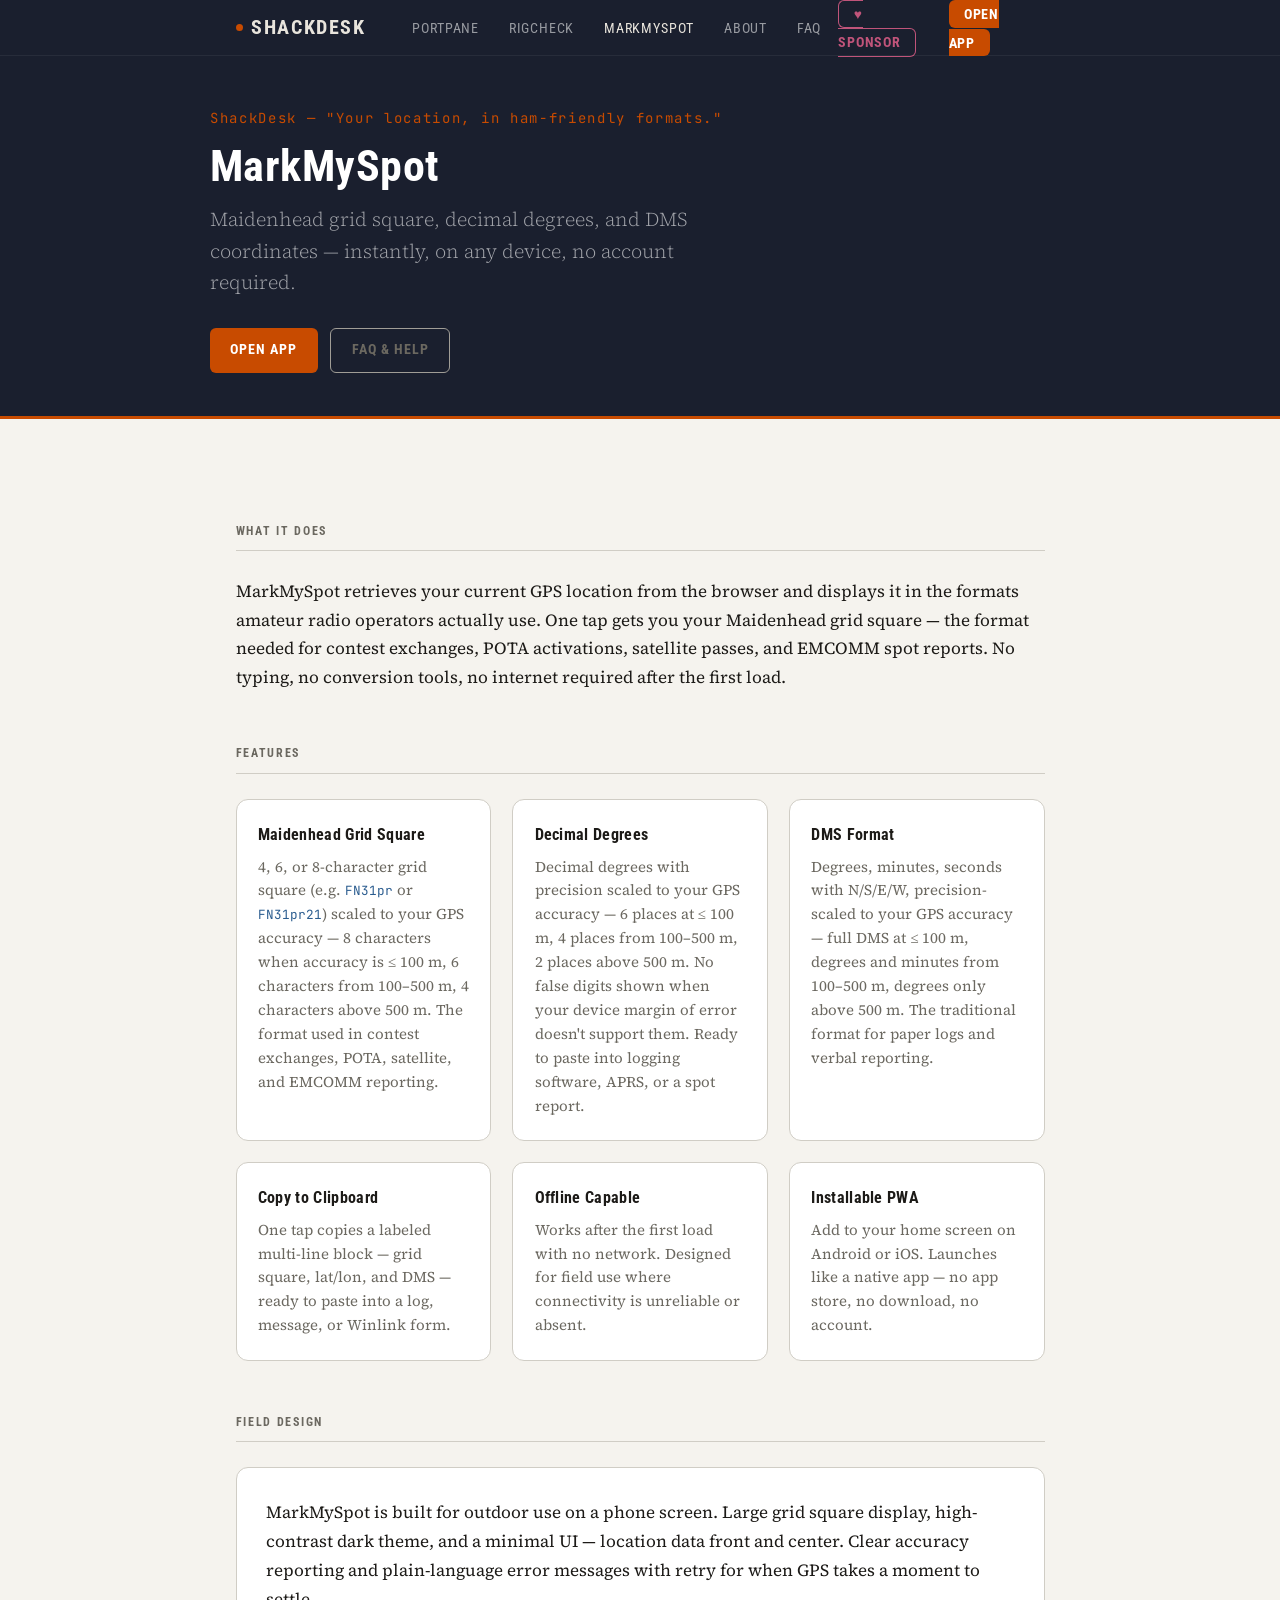
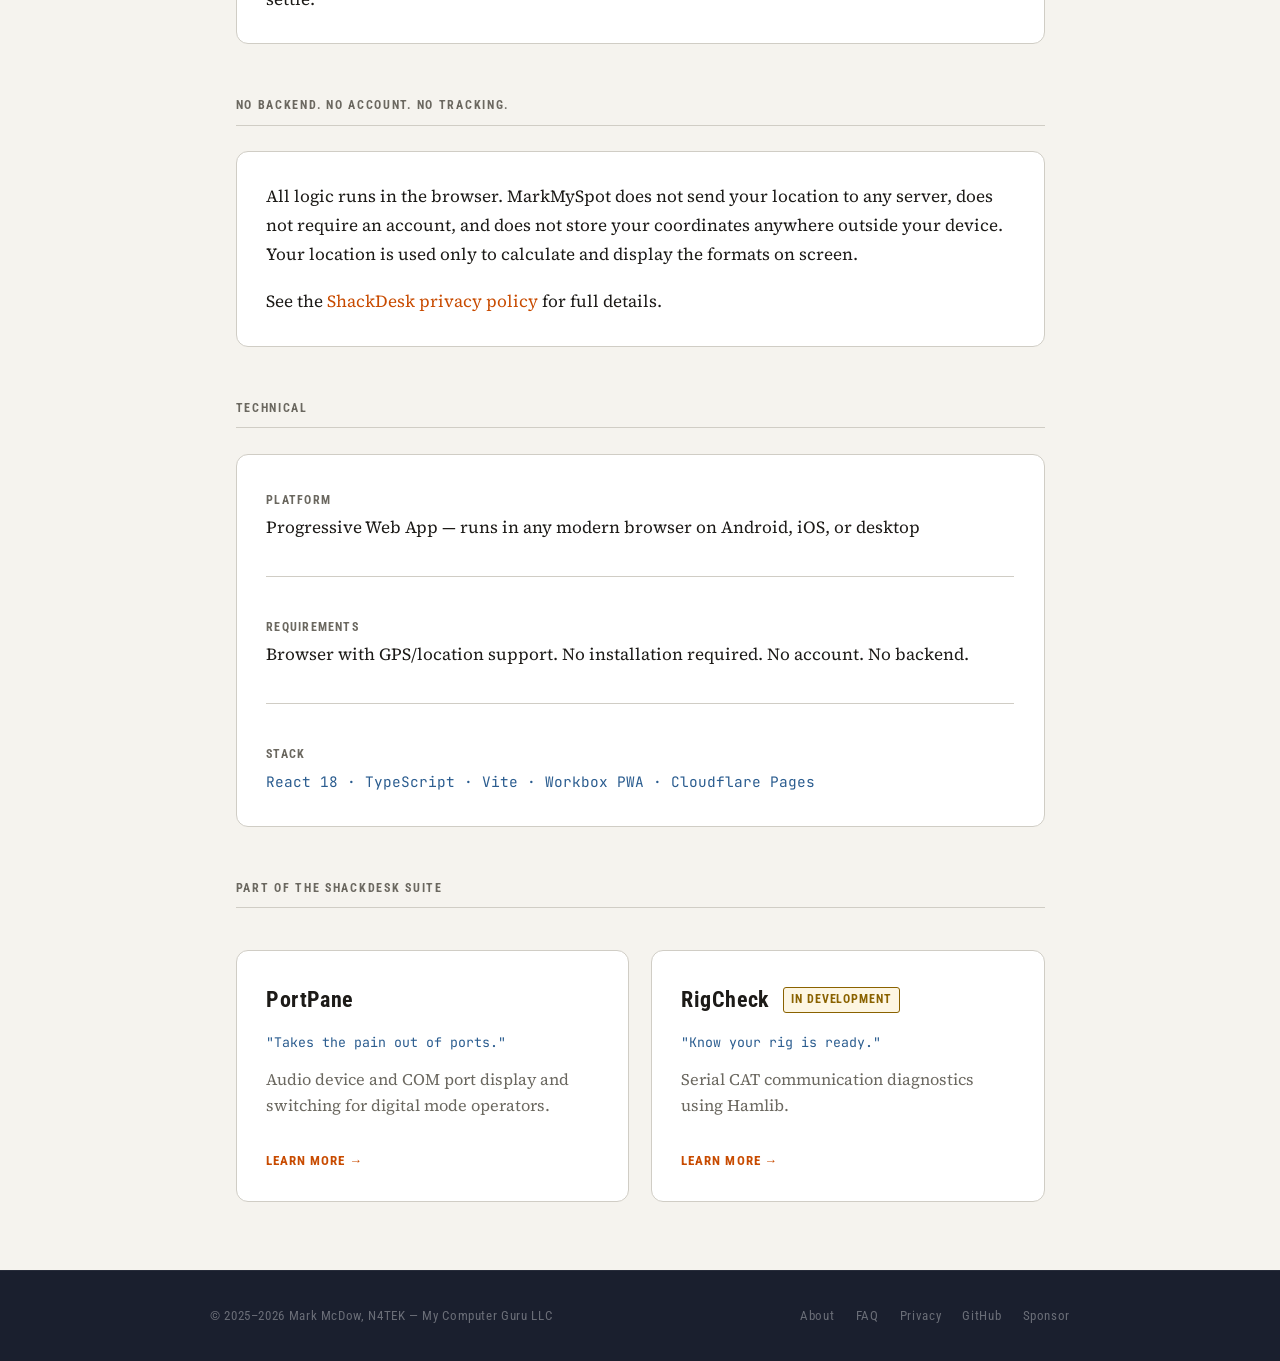
<file: markmyspot/index.html>
<!DOCTYPE html>
<html lang="en">
<head>
  <meta charset="UTF-8">
  <meta name="viewport" content="width=device-width, initial-scale=1.0">
  <meta name="description" content="MarkMySpot by ShackDesk — Maidenhead grid square, lat/lon, and field-ready coordinates on any device. Free PWA for amateur radio operators.">
  <title>MarkMySpot — ShackDesk</title>
  <link rel="stylesheet" href="/style.css">
</head>
<body>

  <nav class="nav">
    <div class="nav-inner">
      <a href="/" class="nav-logo">
        <span class="nav-logo-dot" aria-hidden="true"></span>ShackDesk
      </a>
      <ul class="nav-links" aria-label="Main navigation">
        <li><a href="/portpane/">PortPane</a></li>
        <li><a href="/rigcheck/">RigCheck</a></li>
        <li><a href="/markmyspot/" class="active" aria-current="page">MarkMySpot</a></li>
        <li><a href="/about/">About</a></li>
        <li><a href="/faq/">FAQ</a></li>
        <li><a href="/sponsor" class="nav-sponsor">&#9829; Sponsor</a></li>
        <li><a href="https://shackdesk-markmyspot.pages.dev" target="_blank" rel="noopener" class="nav-cta">Open App</a></li>
      </ul>
    </div>
  </nav>

  <section class="product-hero">
    <div class="product-hero-inner">
      <div class="product-tagline">ShackDesk — "Your location, in ham-friendly formats."</div>
      <h1>MarkMySpot</h1>
      <p class="lead">Maidenhead grid square, decimal degrees, and DMS coordinates — instantly, on any device, no account required.</p>
      <div class="product-actions">
        <a href="https://shackdesk-markmyspot.pages.dev" target="_blank" rel="noopener" class="btn btn-primary">Open App</a>
        <a href="/markmyspot/faq/" class="btn btn-outline">FAQ &amp; Help</a>
      </div>
    </div>
  </section>

  <main class="page">

    <div class="section">
      <div class="section-label">What it does</div>
      <p>MarkMySpot retrieves your current GPS location from the browser and displays it in the formats amateur radio operators actually use. One tap gets you your Maidenhead grid square — the format needed for contest exchanges, POTA activations, satellite passes, and EMCOMM spot reports. No typing, no conversion tools, no internet required after the first load.</p>
    </div>

    <div class="section">
      <div class="section-label">Features</div>
      <div class="features">
        <div class="feature">
          <div class="feature-title">Maidenhead Grid Square</div>
          <p class="feature-desc">4, 6, or 8-character grid square (e.g. <span class="mono">FN31pr</span> or <span class="mono">FN31pr21</span>) scaled to your GPS accuracy — 8 characters when accuracy is ≤ 100 m, 6 characters from 100–500 m, 4 characters above 500 m. The format used in contest exchanges, POTA, satellite, and EMCOMM reporting.</p>
        </div>
        <div class="feature">
          <div class="feature-title">Decimal Degrees</div>
          <p class="feature-desc">Decimal degrees with precision scaled to your GPS accuracy — 6 places at ≤ 100 m, 4 places from 100–500 m, 2 places above 500 m. No false digits shown when your device margin of error doesn't support them. Ready to paste into logging software, APRS, or a spot report.</p>
        </div>
        <div class="feature">
          <div class="feature-title">DMS Format</div>
          <p class="feature-desc">Degrees, minutes, seconds with N/S/E/W, precision-scaled to your GPS accuracy — full DMS at ≤ 100 m, degrees and minutes from 100–500 m, degrees only above 500 m. The traditional format for paper logs and verbal reporting.</p>
        </div>
        <div class="feature">
          <div class="feature-title">Copy to Clipboard</div>
          <p class="feature-desc">One tap copies a labeled multi-line block — grid square, lat/lon, and DMS — ready to paste into a log, message, or Winlink form.</p>
        </div>
        <div class="feature">
          <div class="feature-title">Offline Capable</div>
          <p class="feature-desc">Works after the first load with no network. Designed for field use where connectivity is unreliable or absent.</p>
        </div>
        <div class="feature">
          <div class="feature-title">Installable PWA</div>
          <p class="feature-desc">Add to your home screen on Android or iOS. Launches like a native app — no app store, no download, no account.</p>
        </div>
      </div>
    </div>

    <div class="section">
      <div class="section-label">Field design</div>
      <div class="card">
        <p>MarkMySpot is built for outdoor use on a phone screen. Large grid square display, high-contrast dark theme, and a minimal UI — location data front and center. Clear accuracy reporting and plain-language error messages with retry for when GPS takes a moment to settle.</p>
      </div>
    </div>

    <div class="section">
      <div class="section-label">No backend. No account. No tracking.</div>
      <div class="card">
        <p>All logic runs in the browser. MarkMySpot does not send your location to any server, does not require an account, and does not store your coordinates anywhere outside your device. Your location is used only to calculate and display the formats on screen.</p>
        <p style="margin-top: 0.75rem;">See the <a href="/privacy/">ShackDesk privacy policy</a> for full details.</p>
      </div>
    </div>

    <div class="section">
      <div class="section-label">Technical</div>
      <div class="card">
        <p><span class="label">Platform</span><br>Progressive Web App — runs in any modern browser on Android, iOS, or desktop</p>
        <hr>
        <p><span class="label">Requirements</span><br>Browser with GPS/location support. No installation required. No account. No backend.</p>
        <hr>
        <p><span class="label">Stack</span><br><span class="mono">React 18 · TypeScript · Vite · Workbox PWA · Cloudflare Pages</span></p>
      </div>
    </div>

    <div class="section">
      <div class="section-label">Part of the ShackDesk suite</div>
      <div class="app-grid">
        <a href="/portpane/" class="app-card">
          <div class="app-card-name">PortPane</div>
          <div class="app-card-tagline">"Takes the pain out of ports."</div>
          <p class="app-card-desc">Audio device and COM port display and switching for digital mode operators.</p>
          <div class="app-card-link">Learn more →</div>
        </a>
        <a href="/rigcheck/" class="app-card">
          <div class="app-card-name">RigCheck <span class="badge badge-dev">In development</span></div>
          <div class="app-card-tagline">"Know your rig is ready."</div>
          <p class="app-card-desc">Serial CAT communication diagnostics using Hamlib.</p>
          <div class="app-card-link">Learn more →</div>
        </a>
      </div>
    </div>

  </main>

  <footer class="footer">
    <div class="footer-inner">
      <span>© 2025–2026 Mark McDow, N4TEK — My Computer Guru LLC</span>
      <ul class="footer-links">
        <li><a href="/about/">About</a></li>
        <li><a href="/faq/">FAQ</a></li>
        <li><a href="/privacy/">Privacy</a></li>
        <li><a href="https://github.com/Computer-Tsu" target="_blank" rel="noopener">GitHub</a></li>
        <li><a href="/sponsor">Sponsor</a></li>
      </ul>
    </div>
  </footer>

</body>
</html>
</file>
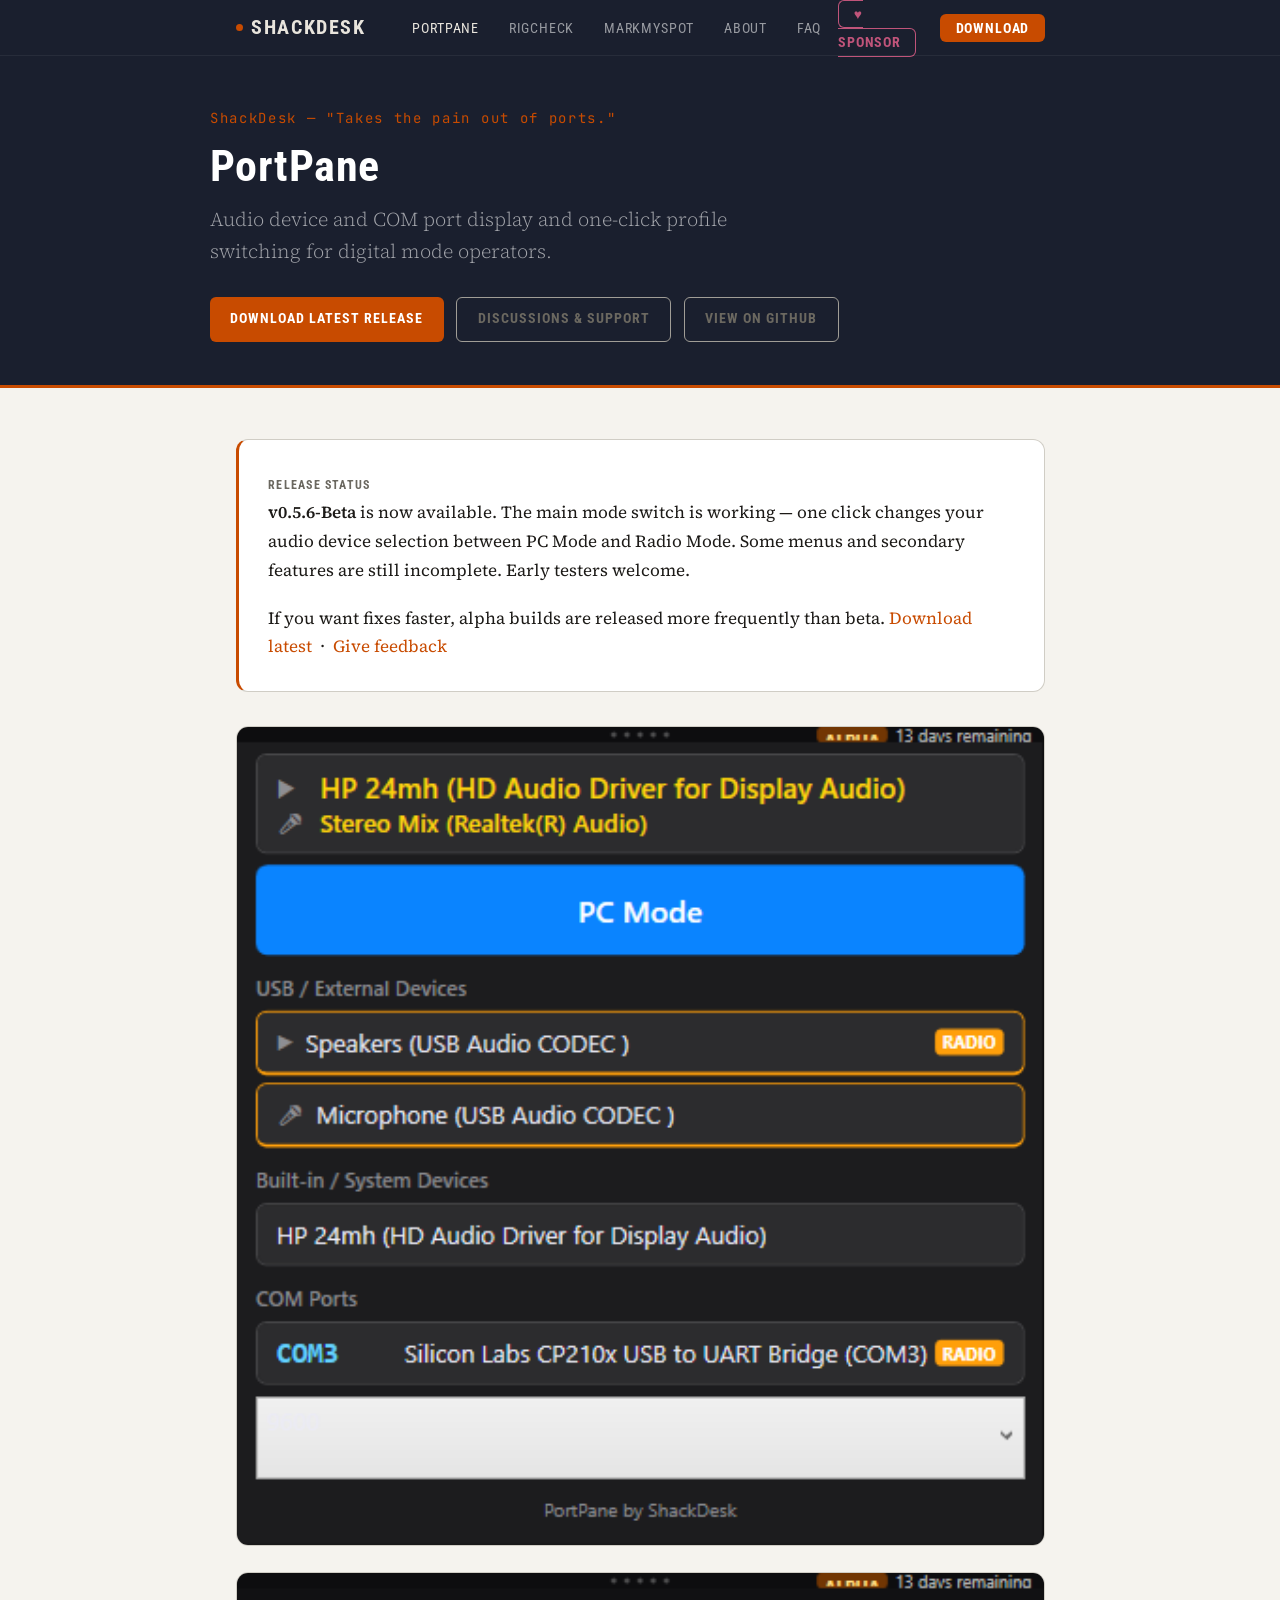
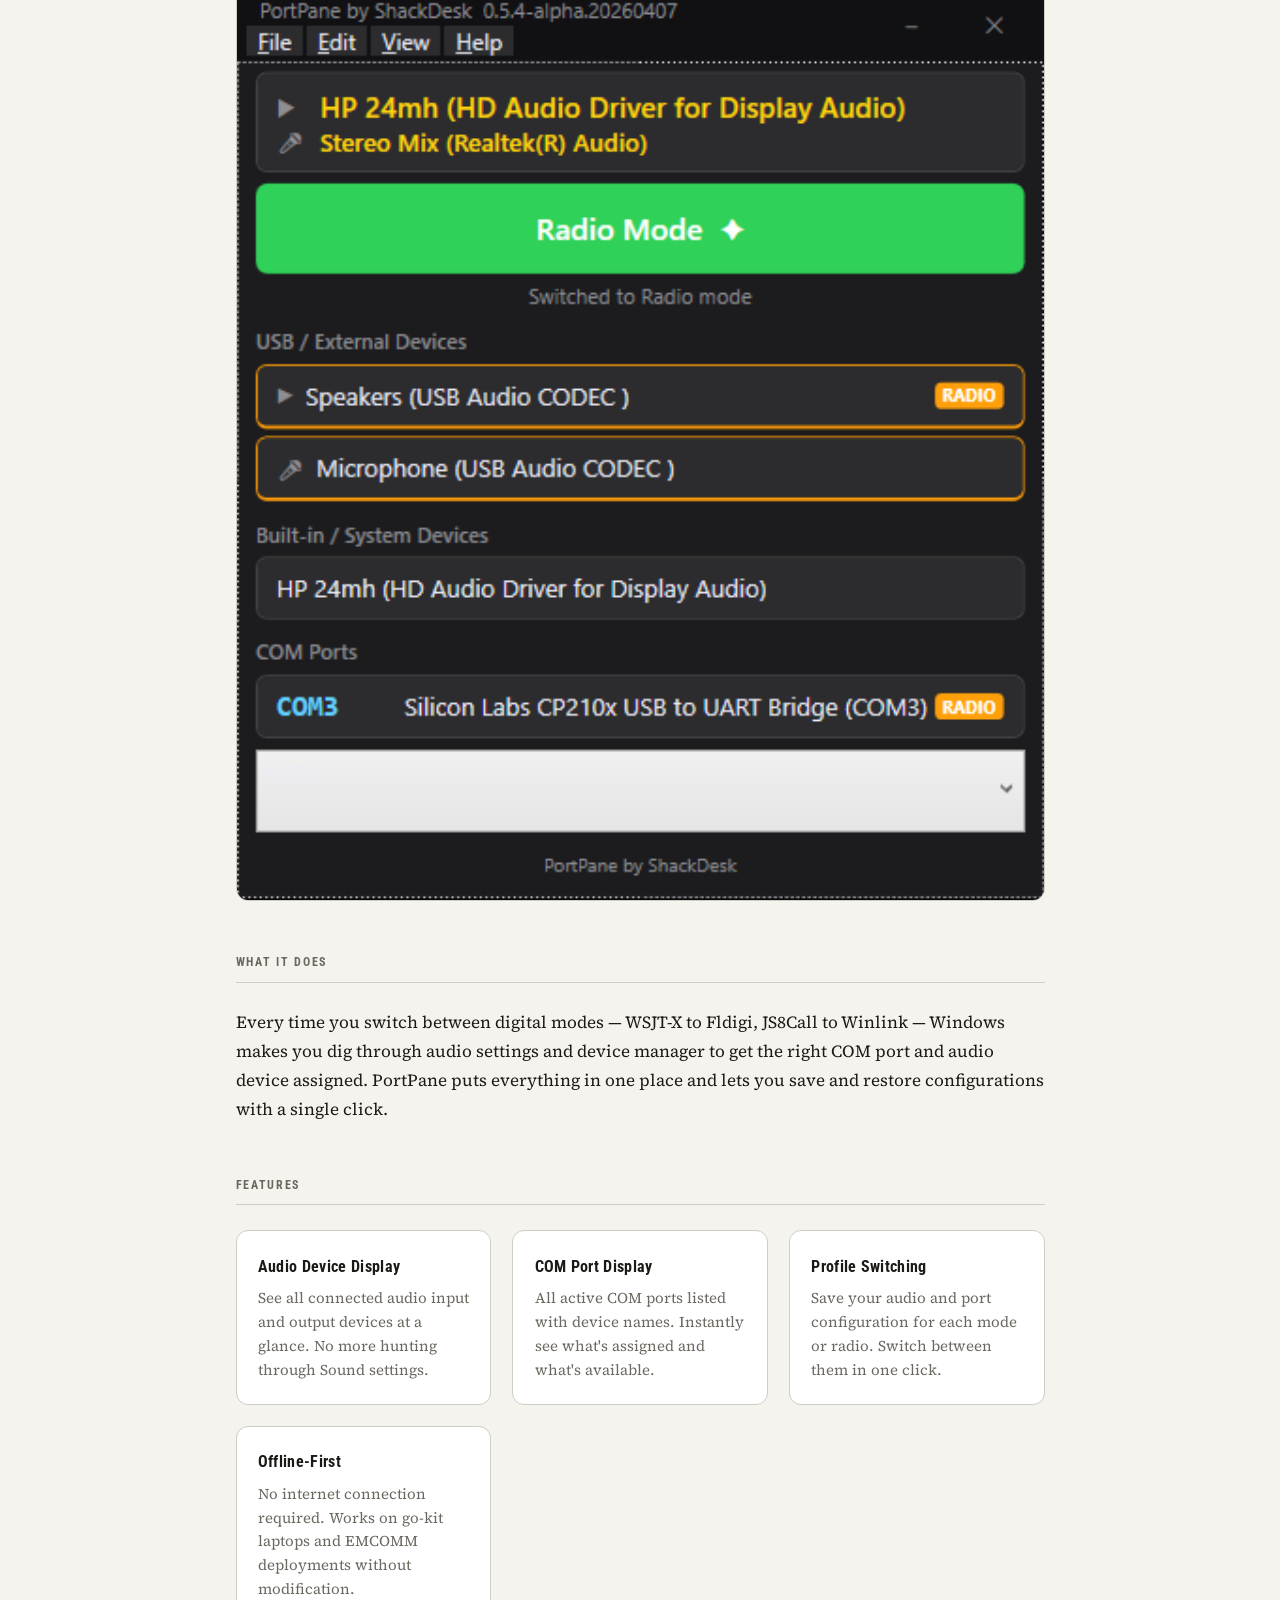
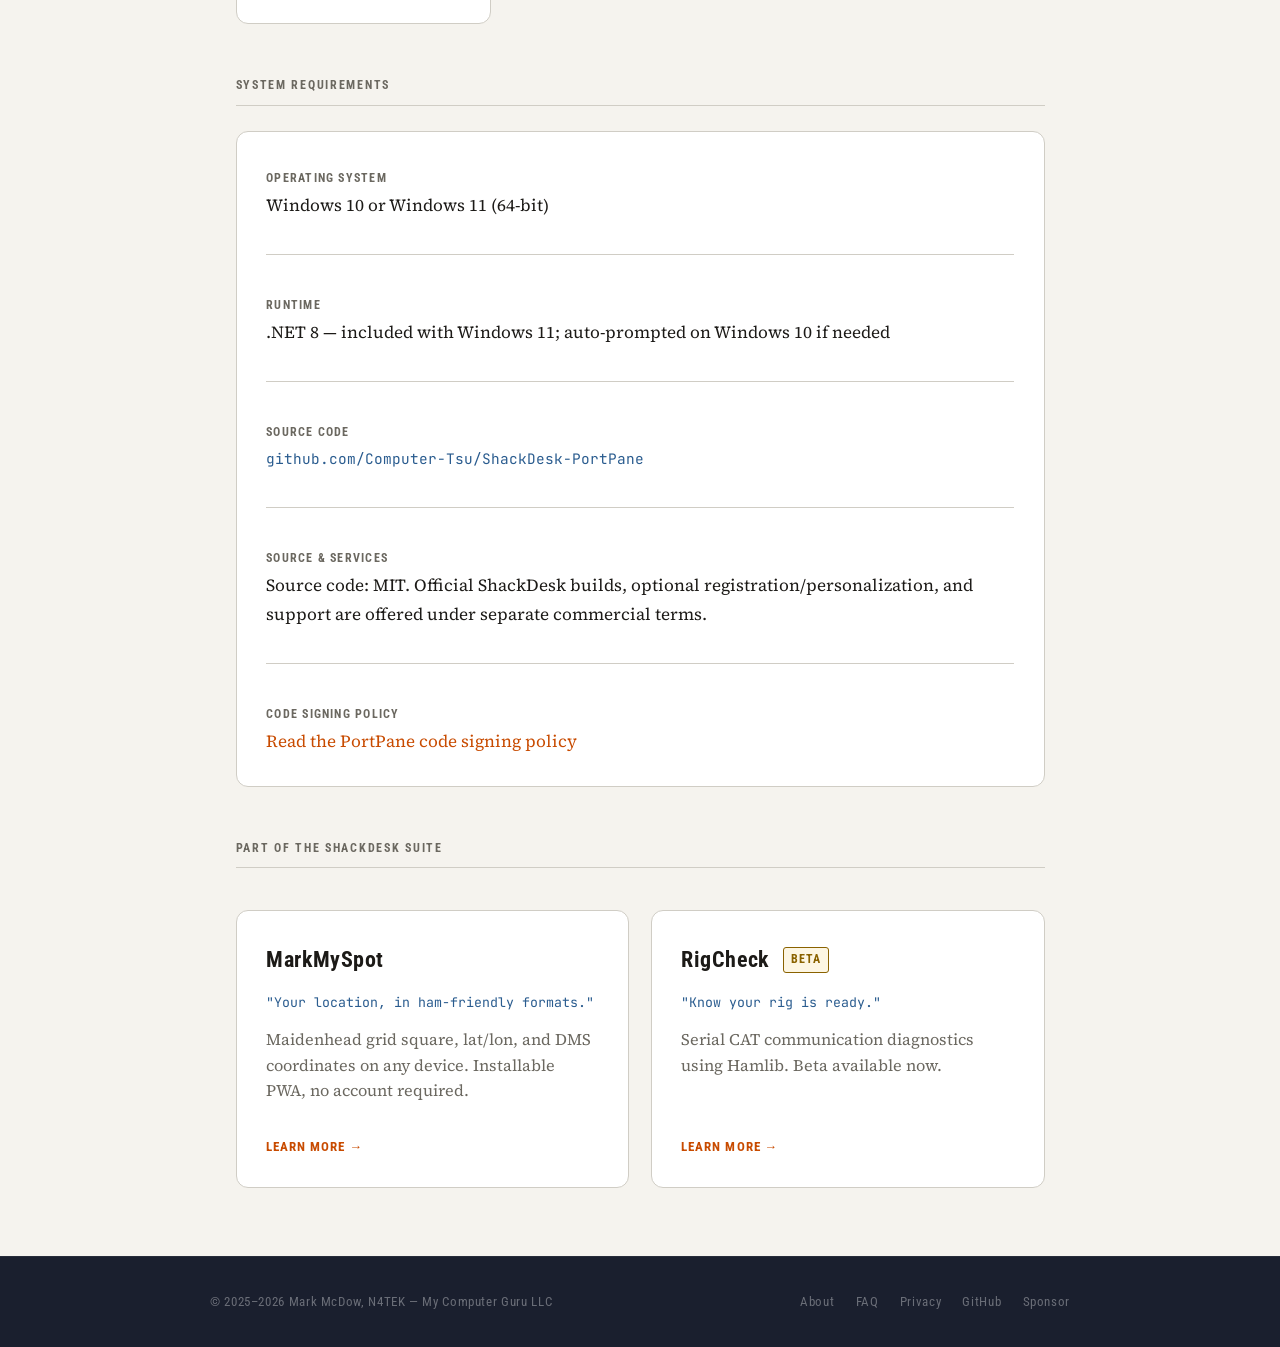
<file: portpane/index.html>
<!DOCTYPE html>
<html lang="en">
<head>
  <meta charset="UTF-8">
  <meta name="viewport" content="width=device-width, initial-scale=1.0">
  <meta name="description" content="PortPane by ShackDesk — audio device and COM port display and switching for digital mode amateur radio operators.">
  <title>PortPane — ShackDesk</title>
  <link rel="stylesheet" href="/style.css">
</head>
<body>

  <nav class="nav">
    <div class="nav-inner">
      <a href="/" class="nav-logo">
        <span class="nav-logo-dot"></span>ShackDesk
      </a>
      <ul class="nav-links">
        <li><a href="/portpane/" class="active">PortPane</a></li>
        <li><a href="/rigcheck/">RigCheck</a></li>
        <li><a href="/markmyspot/">MarkMySpot</a></li>
        <li><a href="/about/">About</a></li>
        <li><a href="/faq/">FAQ</a></li>
        <li><a href="/sponsor" class="nav-sponsor">&#9829; Sponsor</a></li>
        <li><a href="/portpane/download" class="nav-cta">Download</a></li>
      </ul>
    </div>
  </nav>

  <section class="product-hero">
    <div class="product-hero-inner">
      <div class="product-tagline">ShackDesk — "Takes the pain out of ports."</div>
      <h1>PortPane</h1>
      <p class="lead">Audio device and COM port display and one-click profile switching for digital mode operators.</p>
      <div class="product-actions">
        <a href="/portpane/download" class="btn btn-primary">Download Latest Release</a>
        <a href="/portpane/support" class="btn btn-outline">Discussions &amp; Support</a>
        <a href="https://github.com/Computer-Tsu/ShackDesk-PortPane" target="_blank" rel="noopener" class="btn btn-outline">View on GitHub</a>
      </div>
    </div>
  </section>

  <main class="page">

    <div class="card" style="margin-bottom: 2rem; border-left: 3px solid var(--accent);">
      <p><span class="label">Release status</span><br>
      <strong>v0.5.6-Beta</strong> is now available. The main mode switch is working — one click changes your audio device selection between PC Mode and Radio Mode. Some menus and secondary features are still incomplete. Early testers welcome.</p>
      <p style="margin-top: 0.75rem;">If you want fixes faster, alpha builds are released more frequently than beta. <a href="/portpane/download">Download latest</a> &nbsp;·&nbsp; <a href="/portpane/support">Give feedback</a></p>
    </div>

    <div class="screenshots">
      <img src="/portpane/Screenshot_PortPane-0.5.5-PCMode-Chrome.png" alt="PortPane 0.5.5 — PC Mode" class="screenshot">
      <img src="/portpane/Screenshot_PortPane-0.5.5-RadioMode-Switched.png" alt="PortPane 0.5.5 — Radio Mode (switched)" class="screenshot">
    </div>

    <div class="section">
      <div class="section-label">What it does</div>
      <p>Every time you switch between digital modes — WSJT-X to Fldigi, JS8Call to Winlink — Windows makes you dig through audio settings and device manager to get the right COM port and audio device assigned. PortPane puts everything in one place and lets you save and restore configurations with a single click.</p>
    </div>

    <div class="section">
      <div class="section-label">Features</div>
      <div class="features">
        <div class="feature">
          <div class="feature-title">Audio Device Display</div>
          <p class="feature-desc">See all connected audio input and output devices at a glance. No more hunting through Sound settings.</p>
        </div>
        <div class="feature">
          <div class="feature-title">COM Port Display</div>
          <p class="feature-desc">All active COM ports listed with device names. Instantly see what's assigned and what's available.</p>
        </div>
        <div class="feature">
          <div class="feature-title">Profile Switching</div>
          <p class="feature-desc">Save your audio and port configuration for each mode or radio. Switch between them in one click.</p>
        </div>
        <div class="feature">
          <div class="feature-title">Offline-First</div>
          <p class="feature-desc">No internet connection required. Works on go-kit laptops and EMCOMM deployments without modification.</p>
        </div>
      </div>
    </div>

    <div class="section">
      <div class="section-label">System Requirements</div>
      <div class="card">
        <p><span class="label">Operating System</span><br>Windows 10 or Windows 11 (64-bit)</p>
        <hr>
        <p><span class="label">Runtime</span><br>.NET 8 — included with Windows 11; auto-prompted on Windows 10 if needed</p>
        <hr>
        <p><span class="label">Source Code</span><br><a href="https://github.com/Computer-Tsu/ShackDesk-PortPane" target="_blank" rel="noopener" class="mono">github.com/Computer-Tsu/ShackDesk-PortPane</a></p>
        <hr>
        <p><span class="label">Source &amp; Services</span><br>Source code: MIT. Official ShackDesk builds, optional registration/personalization, and support are offered under separate commercial terms.</p>
        <hr>
        <p><span class="label">Code Signing Policy</span><br><a href="/portpane/code-signing-policy/">Read the PortPane code signing policy</a></p>
      </div>
    </div>

    <div class="section">
      <div class="section-label">Part of the ShackDesk Suite</div>
      <div class="app-grid">
        <a href="/markmyspot/" class="app-card">
          <div class="app-card-name">MarkMySpot</div>
          <div class="app-card-tagline">"Your location, in ham-friendly formats."</div>
          <p class="app-card-desc">Maidenhead grid square, lat/lon, and DMS coordinates on any device. Installable PWA, no account required.</p>
          <div class="app-card-link">Learn more →</div>
        </a>
        <a href="/rigcheck/" class="app-card">
          <div class="app-card-name">
            RigCheck
            <span class="badge badge-dev">Beta</span>
          </div>
          <div class="app-card-tagline">"Know your rig is ready."</div>
          <p class="app-card-desc">Serial CAT communication diagnostics using Hamlib. Beta available now.</p>
          <div class="app-card-link">Learn more →</div>
        </a>
      </div>
    </div>

  </main>

  <footer class="footer">
    <div class="footer-inner">
      <span>© 2025–2026 Mark McDow, N4TEK — My Computer Guru LLC</span>
      <ul class="footer-links">
        <li><a href="/about/">About</a></li>
        <li><a href="/faq/">FAQ</a></li>
        <li><a href="/privacy/">Privacy</a></li>
        <li><a href="https://github.com/Computer-Tsu" target="_blank" rel="noopener">GitHub</a></li>
        <li><a href="/sponsor">Sponsor</a></li>
      </ul>
    </div>
  </footer>

</body>
</html>
</file>
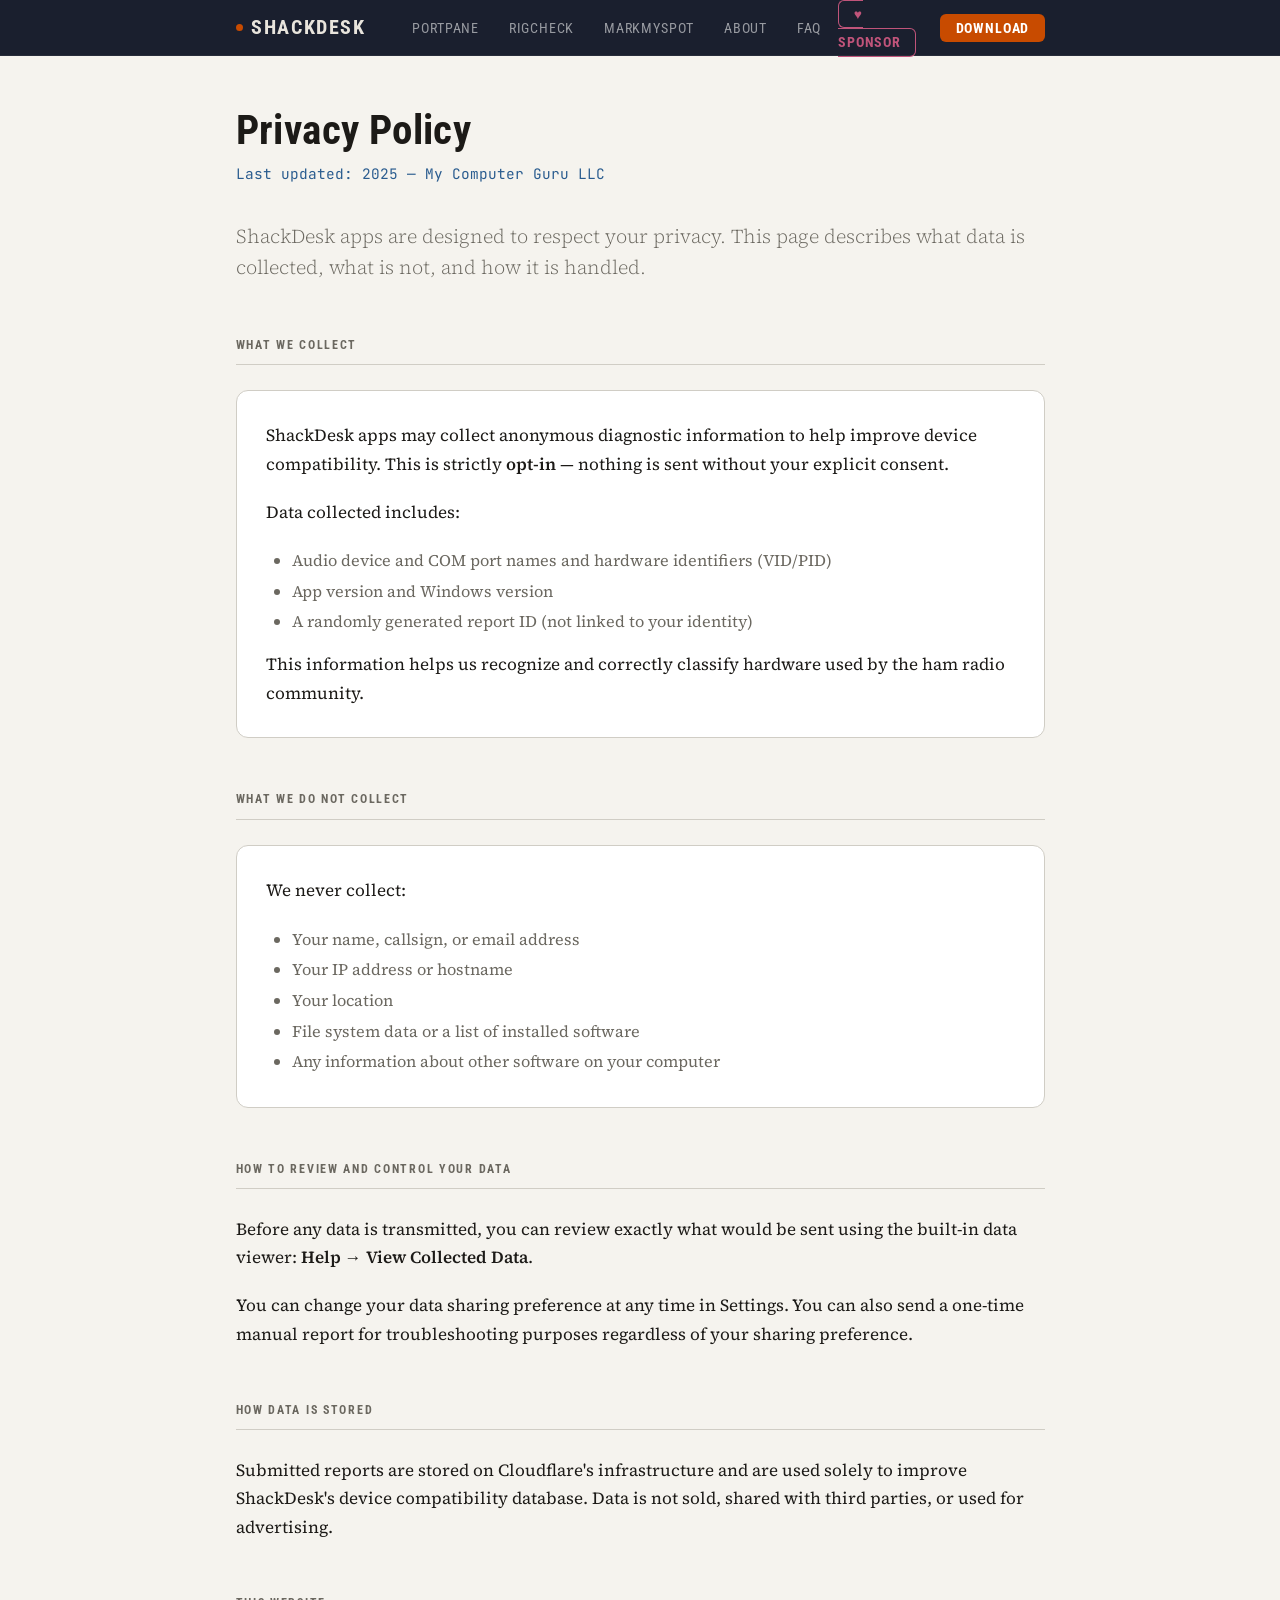
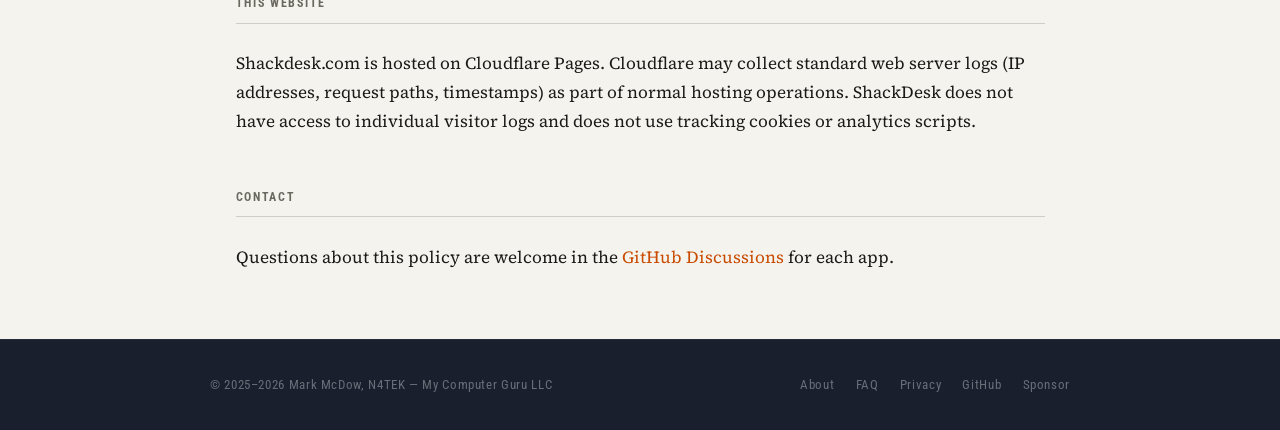
<file: privacy/index.html>
<!DOCTYPE html>
<html lang="en">
<head>
  <meta charset="UTF-8">
  <meta name="viewport" content="width=device-width, initial-scale=1.0">
  <meta name="description" content="Privacy policy for ShackDesk apps — what data is collected, what is not, and how it is handled.">
  <title>Privacy — ShackDesk</title>
  <link rel="stylesheet" href="/style.css">
</head>
<body>

  <nav class="nav">
    <div class="nav-inner">
      <a href="/" class="nav-logo">
        <span class="nav-logo-dot"></span>ShackDesk
      </a>
      <ul class="nav-links">
        <li><a href="/portpane/">PortPane</a></li>
        <li><a href="/rigcheck/">RigCheck</a></li>
        <li><a href="/markmyspot/">MarkMySpot</a></li>
        <li><a href="/about/">About</a></li>
        <li><a href="/faq/">FAQ</a></li>
        <li><a href="/sponsor" class="nav-sponsor">&#9829; Sponsor</a></li>
        <li><a href="/portpane/download" class="nav-cta">Download</a></li>
      </ul>
    </div>
  </nav>

  <main class="page">

    <h1>Privacy Policy</h1>
    <p class="mono" style="margin-top: 0.5rem; margin-bottom: 2rem;">Last updated: 2025 — My Computer Guru LLC</p>

    <p class="lead">ShackDesk apps are designed to respect your privacy. This page describes what data is collected, what is not, and how it is handled.</p>

    <div class="section">
      <div class="section-label">What we collect</div>
      <div class="card">
        <p>ShackDesk apps may collect anonymous diagnostic information to help improve device compatibility. This is strictly <strong>opt-in</strong> — nothing is sent without your explicit consent.</p>
        <p>Data collected includes:</p>
        <ul style="margin: 0.5rem 0 0.5rem 1.5rem; color: var(--text-muted); font-size: 0.95rem; line-height: 1.9;">
          <li>Audio device and COM port names and hardware identifiers (VID/PID)</li>
          <li>App version and Windows version</li>
          <li>A randomly generated report ID (not linked to your identity)</li>
        </ul>
        <p style="margin-top: 0.75rem;">This information helps us recognize and correctly classify hardware used by the ham radio community.</p>
      </div>
    </div>

    <div class="section">
      <div class="section-label">What we do not collect</div>
      <div class="card">
        <p>We never collect:</p>
        <ul style="margin: 0.5rem 0 0 1.5rem; color: var(--text-muted); font-size: 0.95rem; line-height: 1.9;">
          <li>Your name, callsign, or email address</li>
          <li>Your IP address or hostname</li>
          <li>Your location</li>
          <li>File system data or a list of installed software</li>
          <li>Any information about other software on your computer</li>
        </ul>
      </div>
    </div>

    <div class="section">
      <div class="section-label">How to review and control your data</div>
      <p>Before any data is transmitted, you can review exactly what would be sent using the built-in data viewer: <strong>Help → View Collected Data</strong>.</p>
      <p>You can change your data sharing preference at any time in Settings. You can also send a one-time manual report for troubleshooting purposes regardless of your sharing preference.</p>
    </div>

    <div class="section">
      <div class="section-label">How data is stored</div>
      <p>Submitted reports are stored on Cloudflare's infrastructure and are used solely to improve ShackDesk's device compatibility database. Data is not sold, shared with third parties, or used for advertising.</p>
    </div>

    <div class="section">
      <div class="section-label">This website</div>
      <p>Shackdesk.com is hosted on Cloudflare Pages. Cloudflare may collect standard web server logs (IP addresses, request paths, timestamps) as part of normal hosting operations. ShackDesk does not have access to individual visitor logs and does not use tracking cookies or analytics scripts.</p>
    </div>

    <div class="section">
      <div class="section-label">Contact</div>
      <p>Questions about this policy are welcome in the <a href="/portpane/support">GitHub Discussions</a> for each app.</p>
    </div>

  </main>

  <footer class="footer">
    <div class="footer-inner">
      <span>© 2025–2026 Mark McDow, N4TEK — My Computer Guru LLC</span>
      <ul class="footer-links">
        <li><a href="/about/">About</a></li>
        <li><a href="/faq/">FAQ</a></li>
        <li><a href="/privacy/">Privacy</a></li>
        <li><a href="https://github.com/Computer-Tsu" target="_blank" rel="noopener">GitHub</a></li>
        <li><a href="/sponsor">Sponsor</a></li>
      </ul>
    </div>
  </footer>

</body>
</html>
</file>
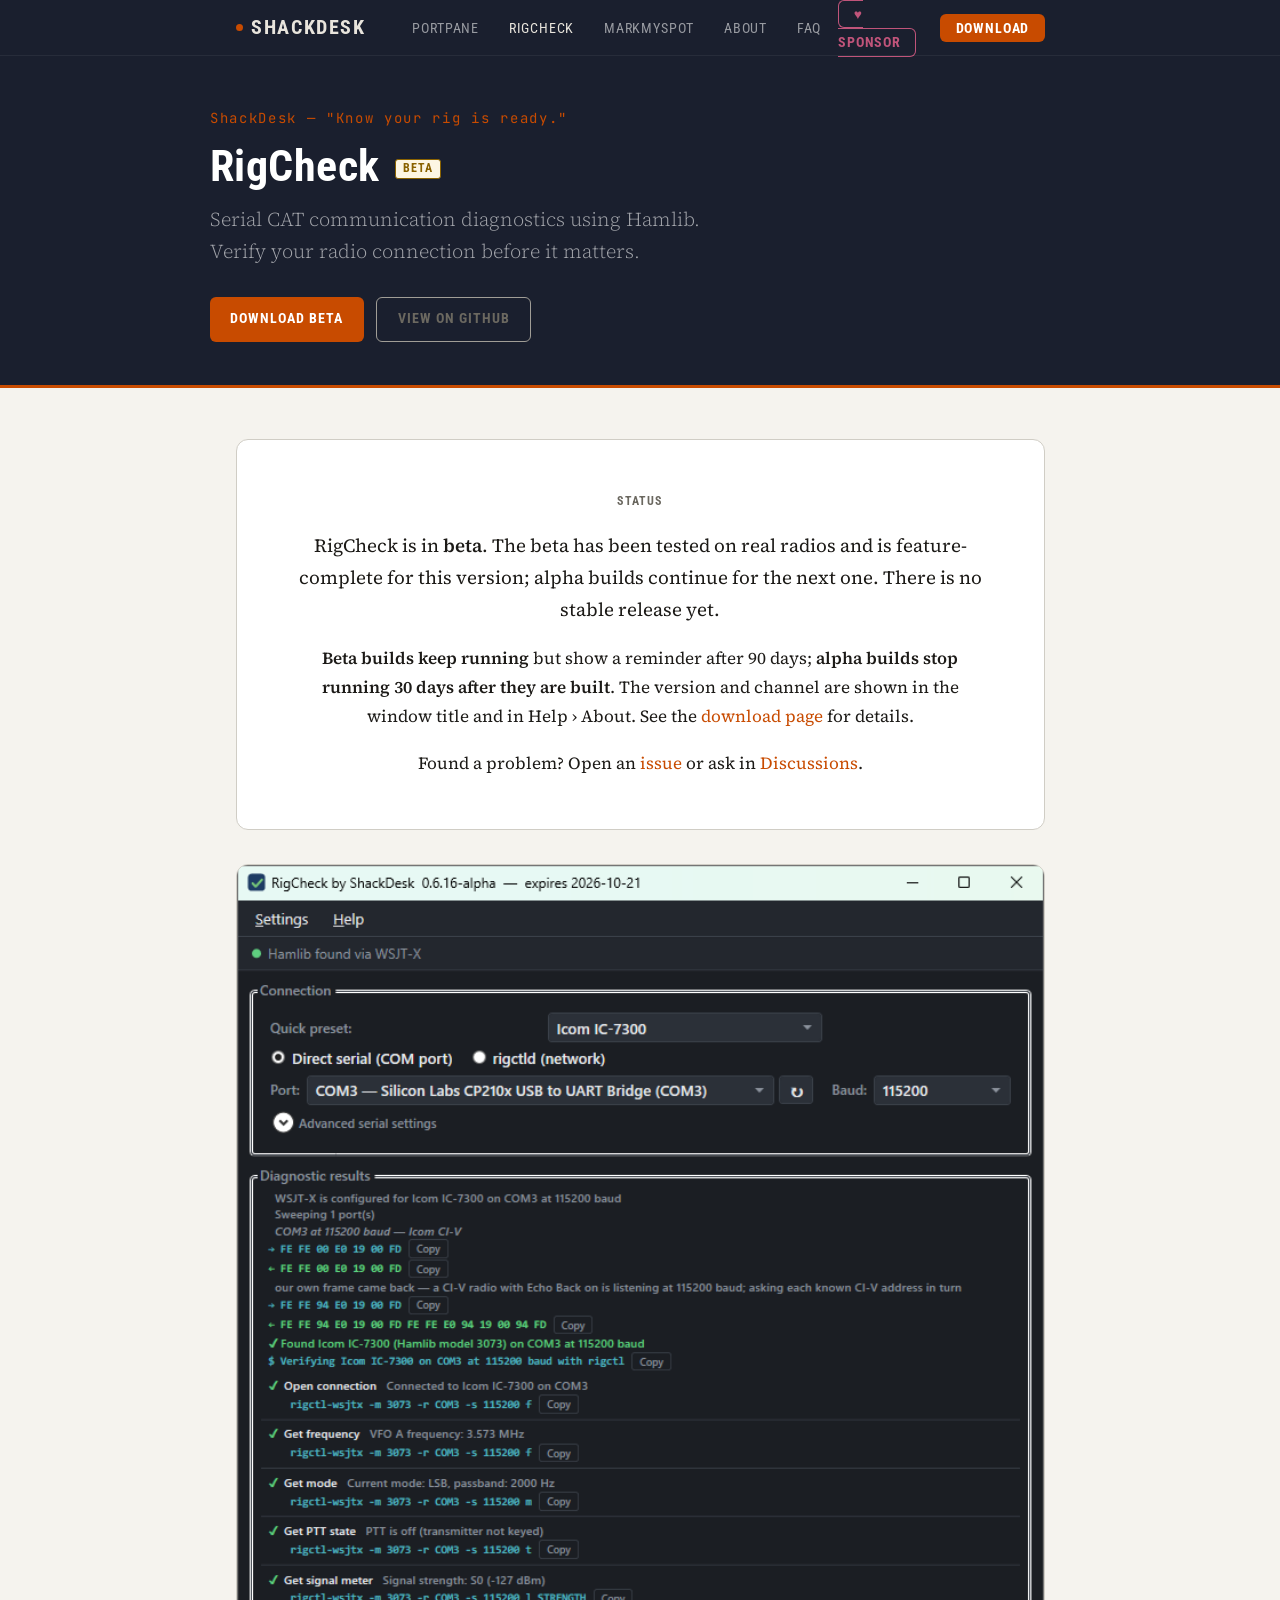
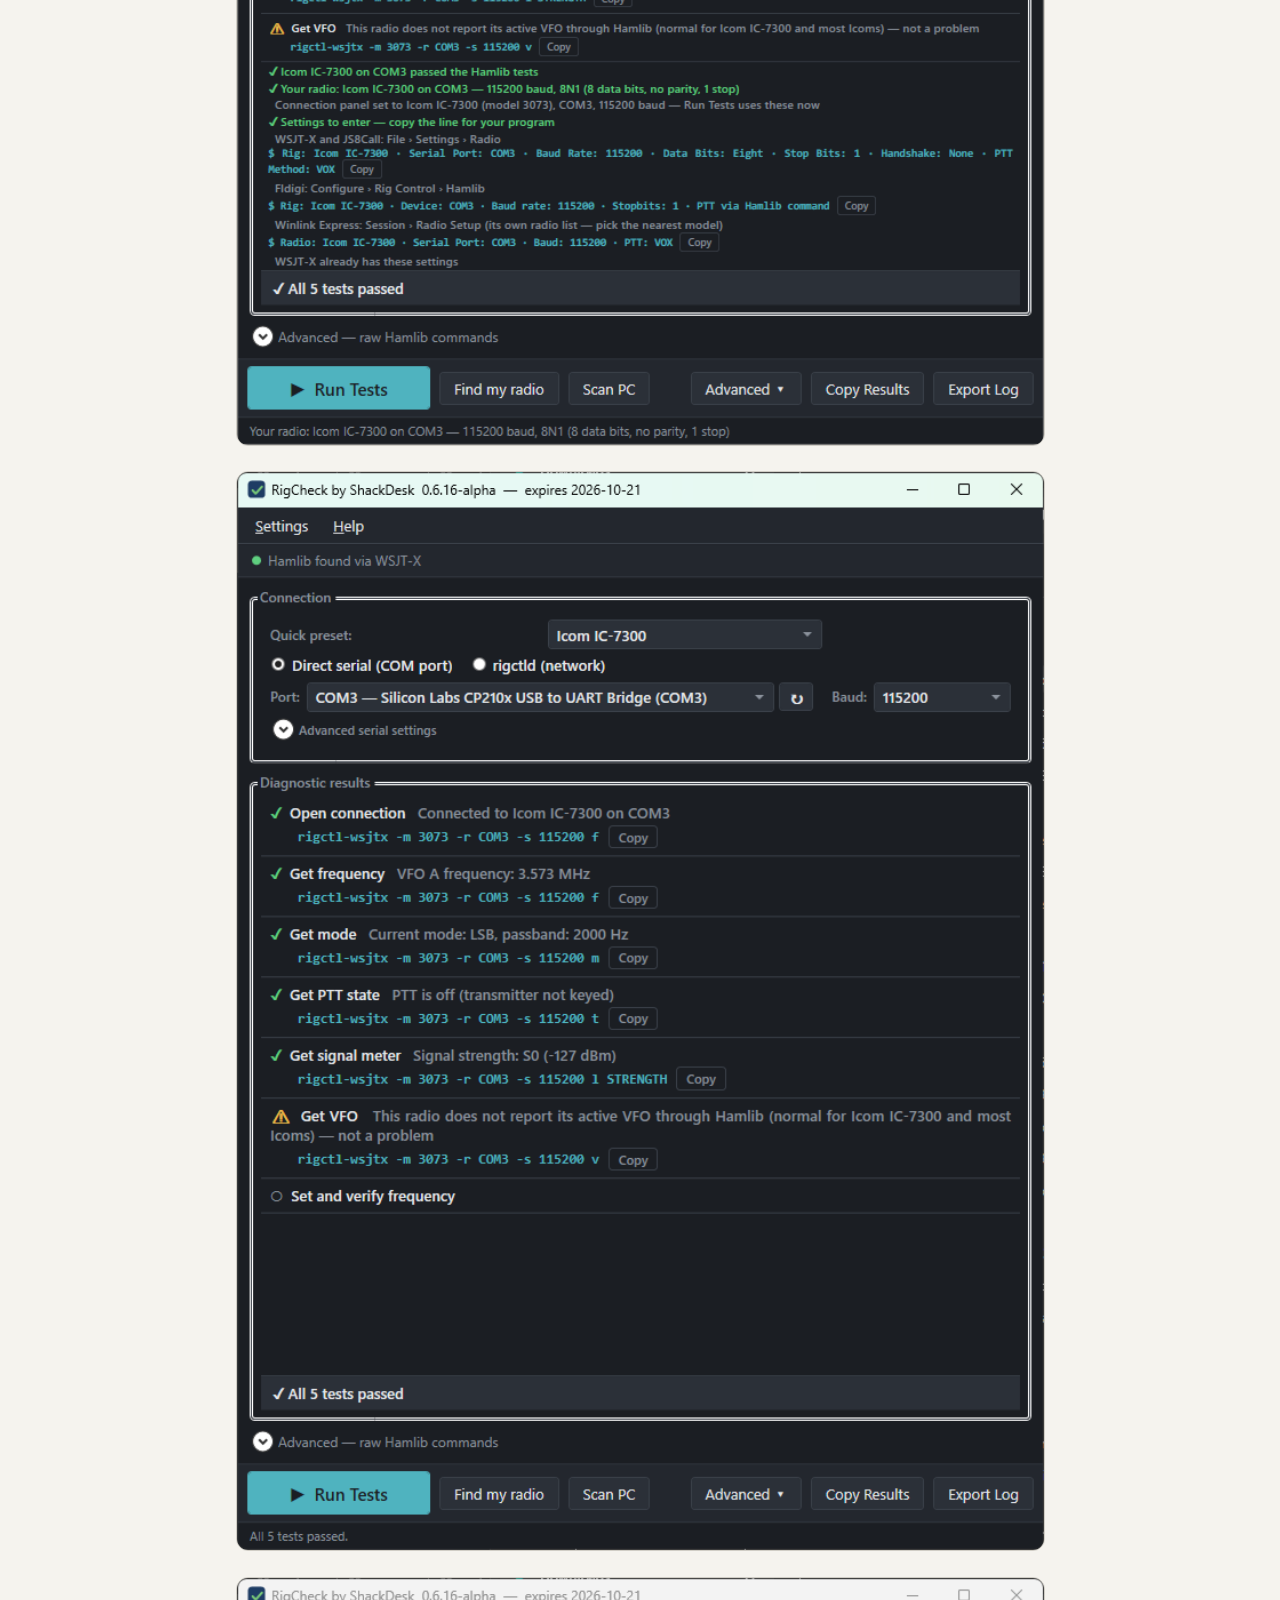
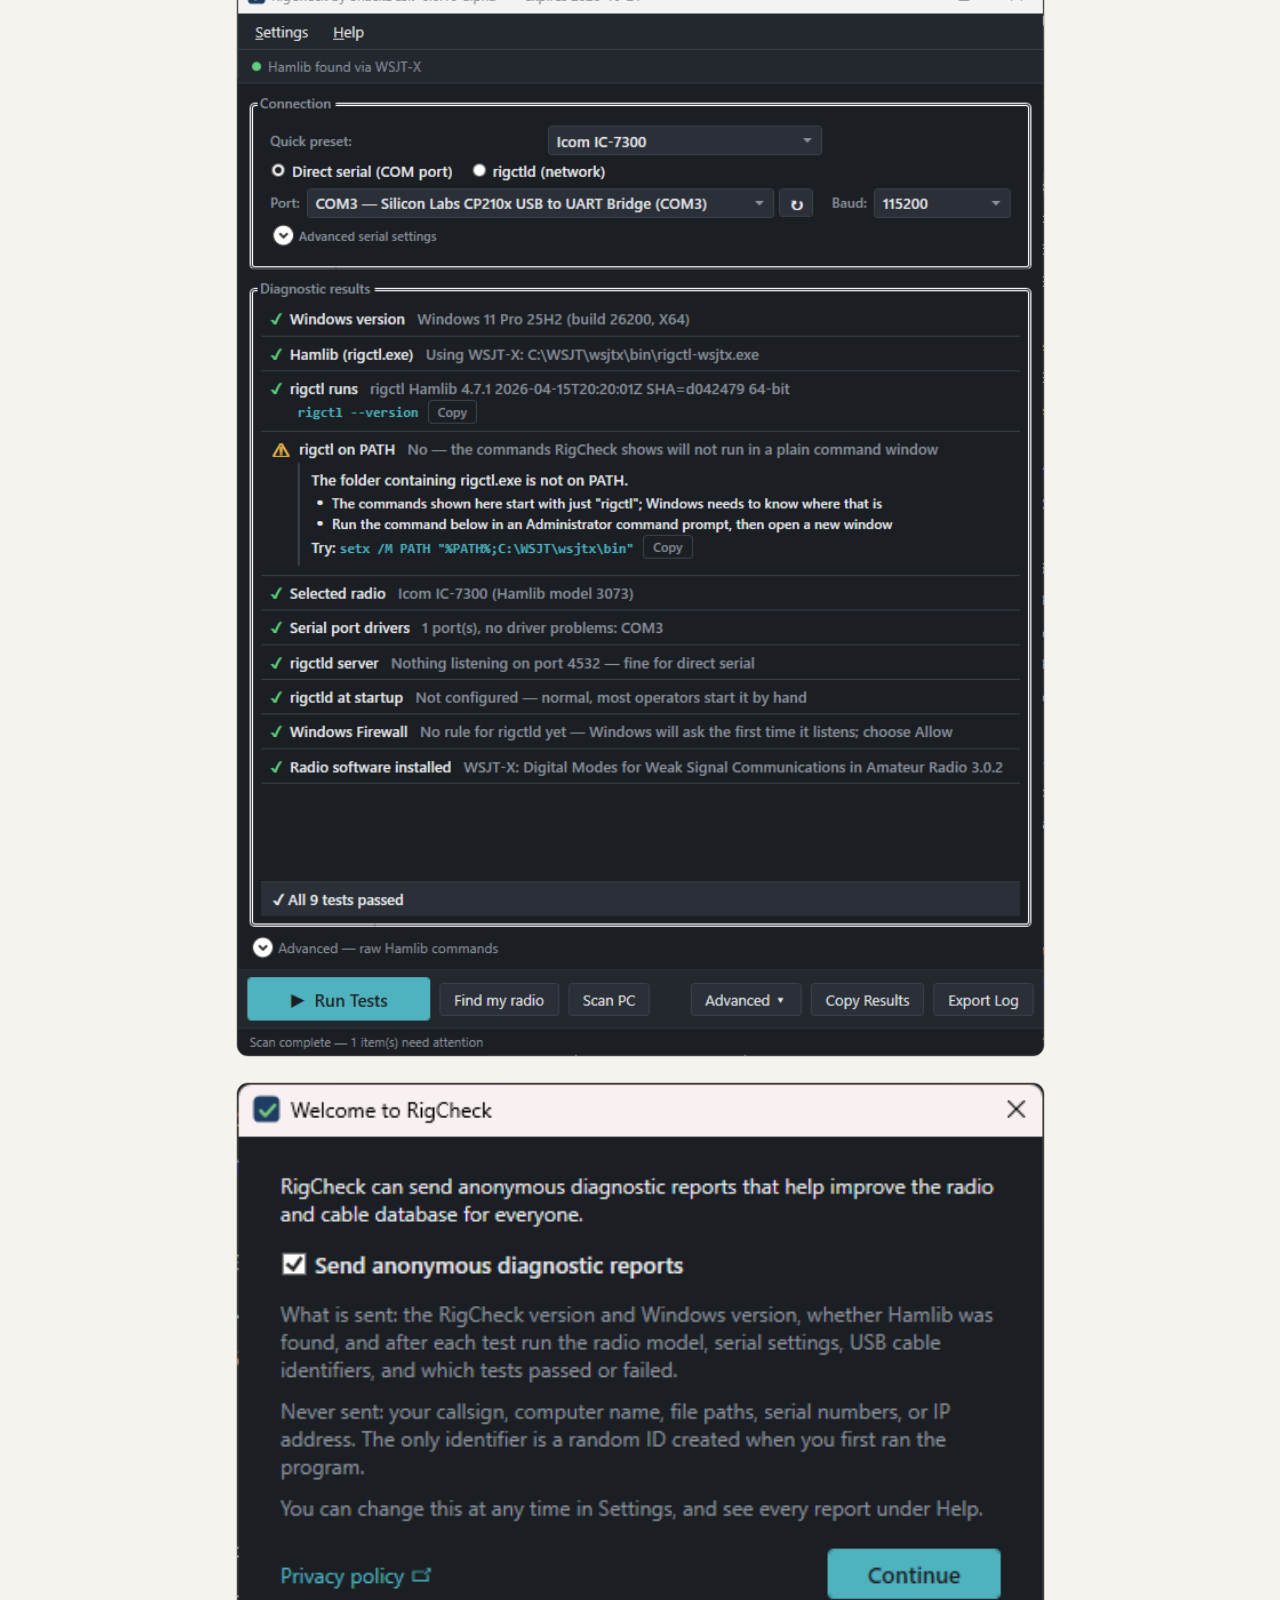
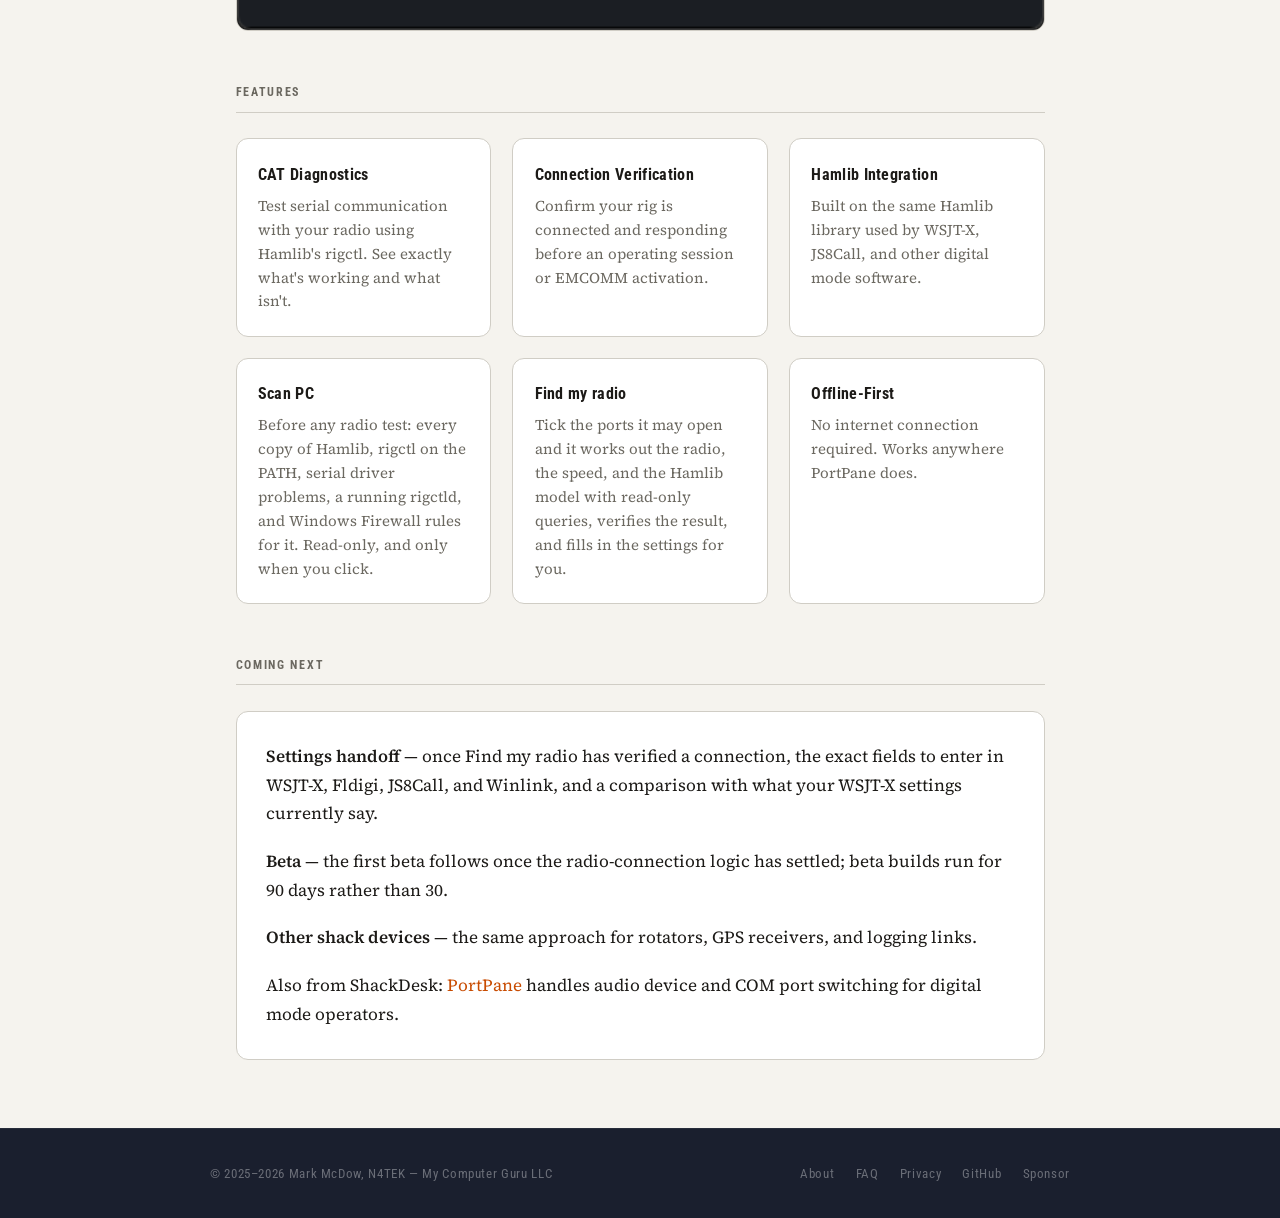
<file: rigcheck/index.html>
<!DOCTYPE html>
<html lang="en">
<head>
  <meta charset="UTF-8">
  <meta name="viewport" content="width=device-width, initial-scale=1.0">
  <meta name="description" content="RigCheck by ShackDesk — serial CAT communication diagnostics for amateur radio operators. Beta available now.">
  <title>RigCheck — ShackDesk</title>
  <link rel="stylesheet" href="/style.css">
</head>
<body>

  <nav class="nav">
    <div class="nav-inner">
      <a href="/" class="nav-logo">
        <span class="nav-logo-dot"></span>ShackDesk
      </a>
      <ul class="nav-links">
        <li><a href="/portpane/">PortPane</a></li>
        <li><a href="/rigcheck/" class="active">RigCheck</a></li>
        <li><a href="/markmyspot/">MarkMySpot</a></li>
        <li><a href="/about/">About</a></li>
        <li><a href="/faq/">FAQ</a></li>
        <li><a href="/sponsor" class="nav-sponsor">&#9829; Sponsor</a></li>
        <li><a href="/rigcheck/download/" class="nav-cta">Download</a></li>
      </ul>
    </div>
  </nav>

  <section class="product-hero">
    <div class="product-hero-inner">
      <div class="product-tagline">ShackDesk — "Know your rig is ready."</div>
      <h1>RigCheck <span class="badge badge-dev" style="font-size: 0.7rem; vertical-align: middle;">Beta</span></h1>
      <p class="lead">Serial CAT communication diagnostics using Hamlib. Verify your radio connection before it matters.</p>
      <div class="product-actions">
        <a href="/rigcheck/download/" class="btn btn-primary">Download beta</a>
        <a href="https://github.com/Computer-Tsu/ShackDesk-RigCheck" target="_blank" rel="noopener" class="btn btn-outline">View on GitHub</a>
      </div>
    </div>
  </section>

  <main class="page">

    <div class="card" style="text-align: center; padding: 3rem;">
      <p class="label">Status</p>
      <p style="font-size: 1.1rem; margin-top: 0.5rem;">RigCheck is in <strong>beta</strong>. The beta has been tested on real radios and is feature-complete for this version; alpha builds continue for the next one. There is no stable release yet.</p>
      <p style="margin-top: 1rem;"><strong>Beta builds keep running</strong> but show a reminder after 90 days; <strong>alpha builds stop running 30 days after they are built</strong>. The version and channel are shown in the window title and in Help &rsaquo; About. See the <a href="/rigcheck/download/">download page</a> for details.</p>
      <p style="margin-top: 1rem;">Found a problem? Open an <a href="https://github.com/Computer-Tsu/ShackDesk-RigCheck/issues" target="_blank" rel="noopener">issue</a> or ask in <a href="https://github.com/Computer-Tsu/ShackDesk-RigCheck/discussions" target="_blank" rel="noopener">Discussions</a>.</p>
    </div>

    <div class="screenshots">
      <img src="/rigcheck/Screenshot_RigCheck-0.6.16-FindMyRadio.png" alt="RigCheck 0.6.16 — Find my radio identified an Icom IC-7300 on COM3, verified it with Hamlib, and listed the WSJT-X, Fldigi, and Winlink settings" class="screenshot">
      <img src="/rigcheck/Screenshot_RigCheck-0.6.16-RunTests.png" alt="RigCheck 0.6.16 — Run Tests against an IC-7300: connection, frequency, mode, PTT, and S-meter all passing" class="screenshot">
      <img src="/rigcheck/Screenshot_RigCheck-0.6.16-ScanPC.png" alt="RigCheck 0.6.16 — Scan PC: Hamlib found via WSJT-X, serial driver healthy, rigctl not on PATH with the fix shown" class="screenshot">
      <img src="/rigcheck/Screenshot_RigCheck-0.6.4-FirstRun.png" alt="RigCheck — first-launch choice about anonymous diagnostics" class="screenshot">
    </div>

    <div class="section">
      <div class="section-label">Features</div>
      <div class="features">
        <div class="feature">
          <div class="feature-title">CAT Diagnostics</div>
          <p class="feature-desc">Test serial communication with your radio using Hamlib's rigctl. See exactly what's working and what isn't.</p>
        </div>
        <div class="feature">
          <div class="feature-title">Connection Verification</div>
          <p class="feature-desc">Confirm your rig is connected and responding before an operating session or EMCOMM activation.</p>
        </div>
        <div class="feature">
          <div class="feature-title">Hamlib Integration</div>
          <p class="feature-desc">Built on the same Hamlib library used by WSJT-X, JS8Call, and other digital mode software.</p>
        </div>
        <div class="feature">
          <div class="feature-title">Scan PC</div>
          <p class="feature-desc">Before any radio test: every copy of Hamlib, rigctl on the PATH, serial driver problems, a running rigctld, and Windows Firewall rules for it. Read-only, and only when you click.</p>
        </div>
        <div class="feature">
          <div class="feature-title">Find my radio</div>
          <p class="feature-desc">Tick the ports it may open and it works out the radio, the speed, and the Hamlib model with read-only queries, verifies the result, and fills in the settings for you.</p>
        </div>
        <div class="feature">
          <div class="feature-title">Offline-First</div>
          <p class="feature-desc">No internet connection required. Works anywhere PortPane does.</p>
        </div>
      </div>
    </div>

    <div class="section">
      <div class="section-label">Coming next</div>
      <div class="card">
        <p><strong>Settings handoff</strong> &mdash; once Find my radio has verified a connection, the exact fields to enter in WSJT-X, Fldigi, JS8Call, and Winlink, and a comparison with what your WSJT-X settings currently say.</p>
        <p style="margin-top: 0.75rem;"><strong>Beta</strong> &mdash; the first beta follows once the radio-connection logic has settled; beta builds run for 90 days rather than 30.</p>
        <p style="margin-top: 0.75rem;"><strong>Other shack devices</strong> &mdash; the same approach for rotators, GPS receivers, and logging links.</p>
        <p style="margin-top: 0.75rem;">Also from ShackDesk: <a href="/portpane/">PortPane</a> handles audio device and COM port switching for digital mode operators.</p>
      </div>
    </div>

  </main>

  <footer class="footer">
    <div class="footer-inner">
      <span>© 2025–2026 Mark McDow, N4TEK — My Computer Guru LLC</span>
      <ul class="footer-links">
        <li><a href="/about/">About</a></li>
        <li><a href="/faq/">FAQ</a></li>
        <li><a href="/privacy/">Privacy</a></li>
        <li><a href="https://github.com/Computer-Tsu" target="_blank" rel="noopener">GitHub</a></li>
        <li><a href="/sponsor">Sponsor</a></li>
      </ul>
    </div>
  </footer>

</body>
</html>
</file>
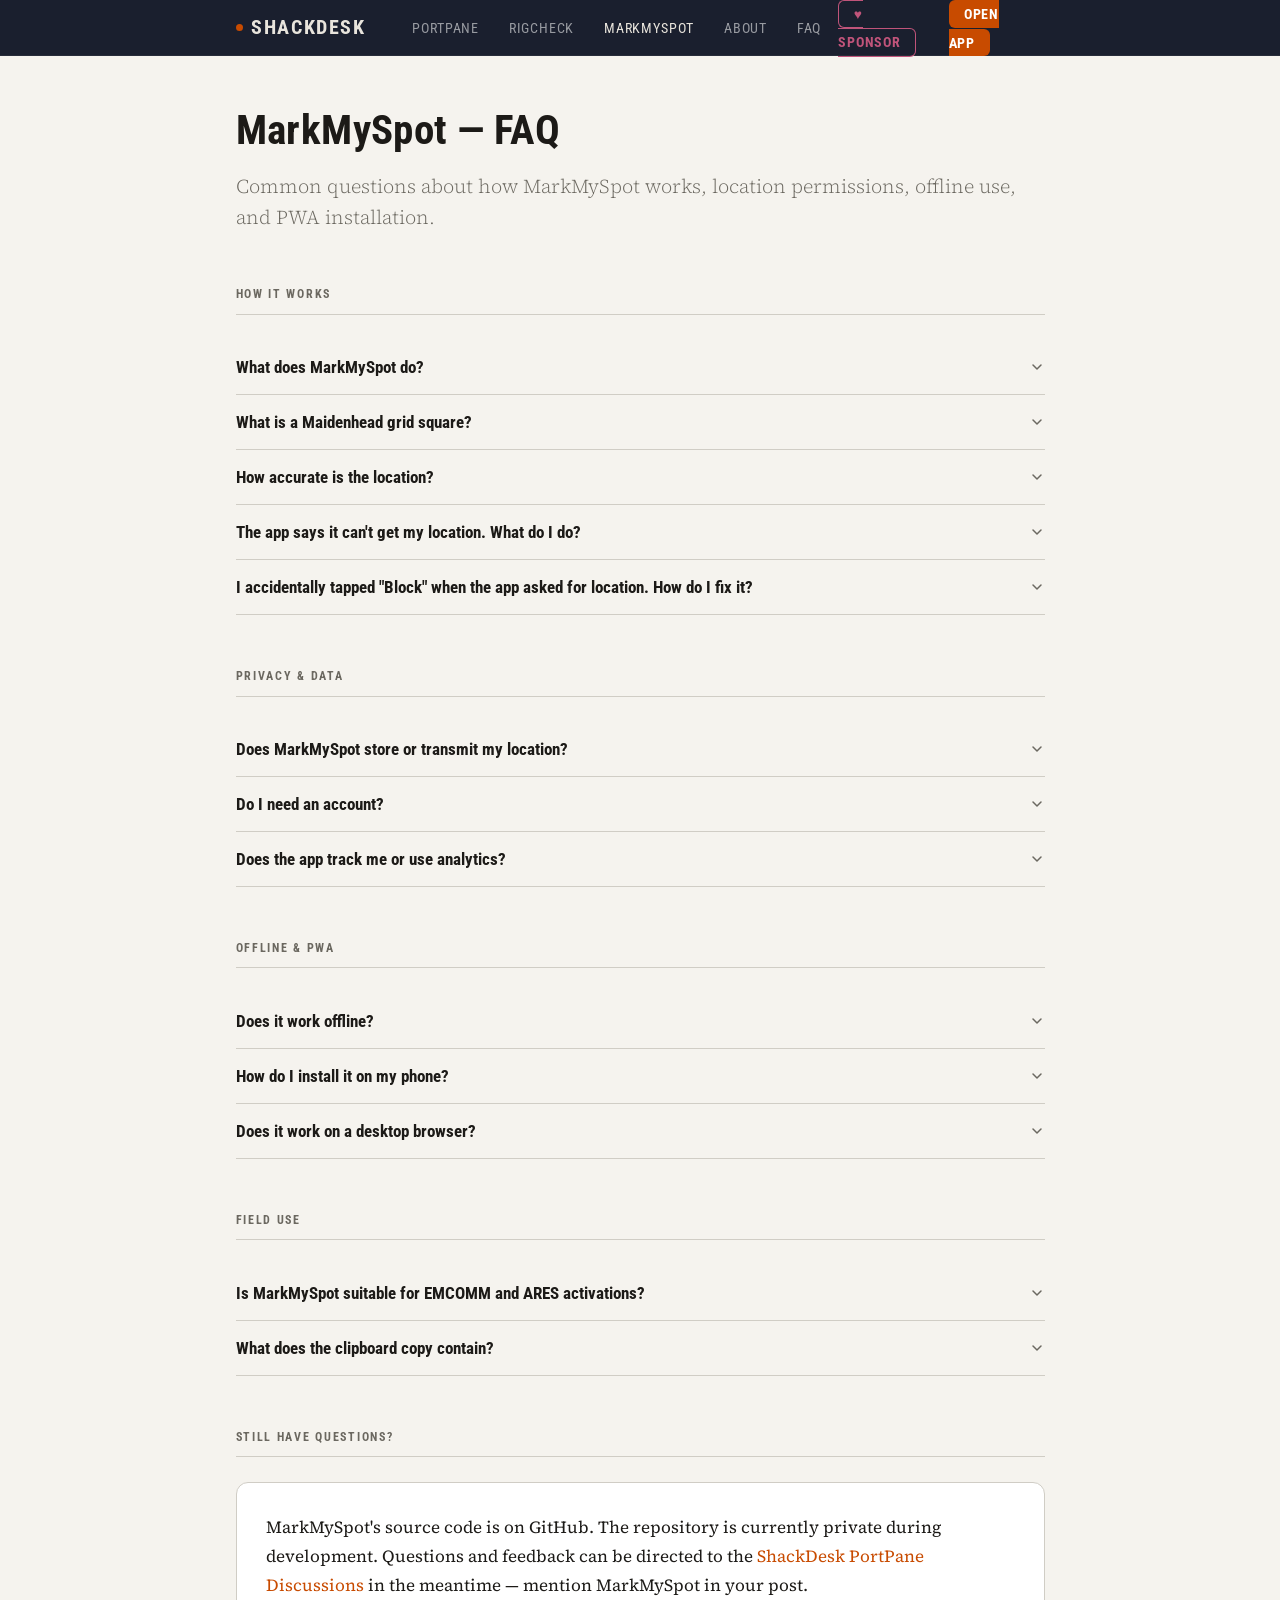
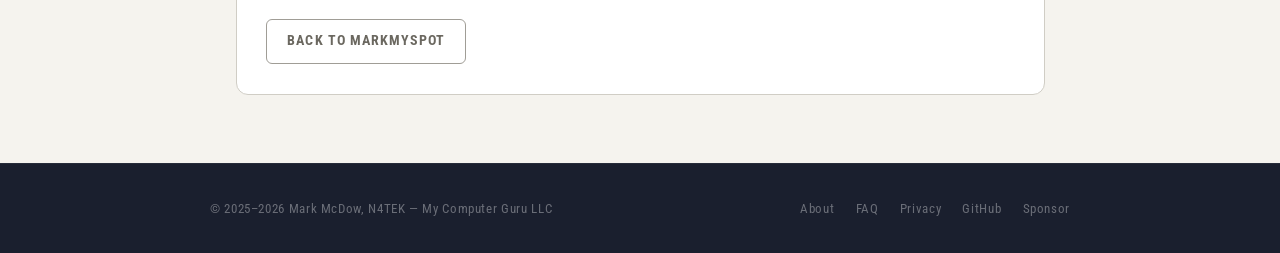
<file: markmyspot/faq/index.html>
<!DOCTYPE html>
<html lang="en">
<head>
  <meta charset="UTF-8">
  <meta name="viewport" content="width=device-width, initial-scale=1.0">
  <meta name="description" content="MarkMySpot FAQ — how it works, location permissions, offline use, Maidenhead grid squares, and PWA installation.">
  <title>MarkMySpot FAQ — ShackDesk</title>
  <link rel="stylesheet" href="/style.css">
</head>
<body>

  <nav class="nav">
    <div class="nav-inner">
      <a href="/" class="nav-logo">
        <span class="nav-logo-dot" aria-hidden="true"></span>ShackDesk
      </a>
      <ul class="nav-links" aria-label="Main navigation">
        <li><a href="/portpane/">PortPane</a></li>
        <li><a href="/rigcheck/">RigCheck</a></li>
        <li><a href="/markmyspot/" class="active" aria-current="page">MarkMySpot</a></li>
        <li><a href="/about/">About</a></li>
        <li><a href="/faq/">FAQ</a></li>
        <li><a href="/sponsor" class="nav-sponsor">&#9829; Sponsor</a></li>
        <li><a href="https://shackdesk-markmyspot.pages.dev" target="_blank" rel="noopener" class="nav-cta">Open App</a></li>
      </ul>
    </div>
  </nav>

  <main class="page">

    <h1>MarkMySpot — FAQ</h1>
    <p class="lead" style="margin-top: 1rem;">Common questions about how MarkMySpot works, location permissions, offline use, and PWA installation.</p>

    <div class="section">
      <div class="section-label">How it works</div>
      <div class="faq-group">

        <div class="faq-item" id="what-is">
          <button class="faq-question" aria-expanded="false" type="button">
            What does MarkMySpot do?
            <svg class="faq-chevron" aria-hidden="true" width="16" height="16" viewBox="0 0 16 16" fill="none"><path d="M4 6l4 4 4-4" stroke="currentColor" stroke-width="1.5" stroke-linecap="round" stroke-linejoin="round"/></svg>
          </button>
          <div class="faq-answer">
            <p>MarkMySpot retrieves your current GPS location from your device and displays it in formats useful for amateur radio operators — Maidenhead grid square, decimal degrees (lat/lon), and degrees/minutes/seconds (DMS). You can copy all three formats to your clipboard with one tap, ready to paste into a log, message, or spot report.</p>
          </div>
        </div>

        <div class="faq-item" id="what-is-grid">
          <button class="faq-question" aria-expanded="false" type="button">
            What is a Maidenhead grid square?
            <svg class="faq-chevron" aria-hidden="true" width="16" height="16" viewBox="0 0 16 16" fill="none"><path d="M4 6l4 4 4-4" stroke="currentColor" stroke-width="1.5" stroke-linecap="round" stroke-linejoin="round"/></svg>
          </button>
          <div class="faq-answer">
            <p>The Maidenhead Locator System divides the world into a grid of named squares used by amateur radio operators to describe location concisely. Grid squares are used in contest exchanges (especially VHF/UHF), POTA and SOTA activations, satellite pass predictions, APRS, and EMCOMM spot reports.</p>
            <p>Precision depends on the number of characters:</p>
            <ul style="margin: 0.5rem 0 0.5rem 1.5rem; color: var(--text-muted); font-size: 0.95rem; line-height: 1.9;">
              <li><strong>4 characters</strong> (e.g. <span class="mono">FN31</span>) — identifies an area roughly 200 km × 100 km. Shown when GPS accuracy is worse than 500 m (indoors, desktop browsers using IP location).</li>
              <li><strong>6 characters</strong> (e.g. <span class="mono">FN31pr</span>) — identifies an area roughly 5 km × 2.5 km. Standard for most contest exchanges, POTA, and EMCOMM use. Shown when accuracy is 100–500 m.</li>
              <li><strong>8 characters</strong> (e.g. <span class="mono">FN31pr21</span>) — narrows that to roughly 500 m × 250 m. Useful for precise portable or rover operation. Shown when accuracy is ≤ 100 m.</li>
            </ul>
            <p>MarkMySpot calculates your grid square directly from GPS coordinates — no internet required. The precision is selected automatically based on your device's reported GPS accuracy.</p>
          </div>
        </div>

        <div class="faq-item" id="accuracy">
          <button class="faq-question" aria-expanded="false" type="button">
            How accurate is the location?
            <svg class="faq-chevron" aria-hidden="true" width="16" height="16" viewBox="0 0 16 16" fill="none"><path d="M4 6l4 4 4-4" stroke="currentColor" stroke-width="1.5" stroke-linecap="round" stroke-linejoin="round"/></svg>
          </button>
          <div class="faq-answer">
            <p>Accuracy depends on your device and environment. On a phone with GPS outdoors, accuracy is typically 3–10 metres — more than sufficient for an 8-character grid square. Indoors or on a desktop browser using IP-based location, accuracy may be hundreds of metres or more.</p>
            <p>MarkMySpot adapts what it displays to match your device's reported accuracy. All three formats use the same two breakpoints — 100 m and 500 m:</p>
            <ul style="margin: 0.5rem 0 0.5rem 1.5rem; color: var(--text-muted); font-size: 0.95rem; line-height: 1.9;">
              <li><strong>Grid square</strong> — 8 characters (e.g. <span class="mono">FN31pr21</span>) at ≤ 100 m; 6 characters (<span class="mono">FN31pr</span>) from 100–500 m; 4 characters (<span class="mono">FN31</span>) above 500 m.</li>
              <li><strong>Decimal degrees</strong> — 6 decimal places at ≤ 100 m; 4 places from 100–500 m; 2 places above 500 m. No false precision shown when your margin of error is large.</li>
              <li><strong>DMS</strong> — full degrees, minutes, and seconds at ≤ 100 m; degrees and minutes from 100–500 m; degrees only above 500 m.</li>
            </ul>
            <p>A plain-language accuracy indicator is always visible so you know how precise the current reading is.</p>
          </div>
        </div>

        <div class="faq-item" id="no-location">
          <button class="faq-question" aria-expanded="false" type="button">
            The app says it can't get my location. What do I do?
            <svg class="faq-chevron" aria-hidden="true" width="16" height="16" viewBox="0 0 16 16" fill="none"><path d="M4 6l4 4 4-4" stroke="currentColor" stroke-width="1.5" stroke-linecap="round" stroke-linejoin="round"/></svg>
          </button>
          <div class="faq-answer">
            <p>When MarkMySpot first loads, your browser will ask for location permission — tap <strong>Allow</strong>. If you missed that prompt or tapped Block, follow the steps for your device below.</p>

            <p style="margin-top: 1rem;"><span class="label">iPhone — Safari</span></p>
            <ol>
              <li>Open the iPhone <strong>Settings</strong> app.</li>
              <li>Tap <strong>Privacy &amp; Security</strong> → <strong>Location Services</strong>.</li>
              <li>Make sure <strong>Location Services</strong> is toggled <strong>on</strong> at the top of the screen. Safari cannot offer location access at all if this is off.</li>
              <li>Scroll down and tap <strong>Safari Websites</strong> (listed as <strong>Safari</strong> on older iOS).</li>
              <li>Set location access to <strong>While Using the App</strong> or <strong>Ask Next Time Or When I Share</strong>.</li>
              <li>Return to MarkMySpot in Safari and tap Refresh. Safari will now be able to ask for permission.</li>
            </ol>

            <p style="margin-top: 1rem;"><span class="label">iPhone — Chrome or another browser</span></p>
            <ol>
              <li>Open the iPhone <strong>Settings</strong> app.</li>
              <li>Scroll down and tap <strong>Privacy &amp; Security</strong>.</li>
              <li>Tap <strong>Location Services</strong>.</li>
              <li>Find and tap your browser name (Chrome, Firefox, etc.).</li>
              <li>Set location access to <strong>While Using the App</strong>.</li>
              <li>Return to MarkMySpot and tap Refresh.</li>
            </ol>

            <p style="margin-top: 1rem;"><span class="label">Android — Chrome (browser-level reset)</span></p>
            <ol>
              <li>With MarkMySpot open in Chrome, tap the <strong>lock icon</strong> (or info icon) in the address bar.</li>
              <li>Tap <strong>Permissions</strong> (or <strong>Site settings</strong>).</li>
              <li>Tap <strong>Location</strong> and change it to <strong>Allow</strong>.</li>
              <li>Reload the page.</li>
            </ol>

            <p style="margin-top: 1rem;"><span class="label">Android — Chrome (system-level reset)</span></p>
            <ol>
              <li>Open your phone's <strong>Settings</strong> app.</li>
              <li>Tap <strong>Apps</strong> (or <strong>Application Manager</strong>).</li>
              <li>Tap <strong>Chrome</strong>.</li>
              <li>Tap <strong>Permissions</strong> → <strong>Location</strong>.</li>
              <li>Select <strong>Allow only while using the app</strong>.</li>
              <li>Return to MarkMySpot in Chrome and reload.</li>
            </ol>

            <p style="margin-top: 1rem; color: var(--text-muted); font-size: 0.9rem;">If you're indoors with no GPS signal, try stepping outside or moving closer to a window. Use the <strong>Refresh</strong> button in the app to re-request your location without reloading the page.</p>
          </div>
        </div>

        <div class="faq-item" id="reset-permission">
          <button class="faq-question" aria-expanded="false" type="button">
            I accidentally tapped "Block" when the app asked for location. How do I fix it?
            <svg class="faq-chevron" aria-hidden="true" width="16" height="16" viewBox="0 0 16 16" fill="none"><path d="M4 6l4 4 4-4" stroke="currentColor" stroke-width="1.5" stroke-linecap="round" stroke-linejoin="round"/></svg>
          </button>
          <div class="faq-answer">
            <p>Once you tap Block, the browser will not ask again automatically — you need to re-enable location permission manually. Follow the steps in the question above for your device and browser.</p>
            <p style="margin-top: 0.75rem;">On Android Chrome, the quickest way is the lock icon in the address bar → Permissions → Location → Allow. On iPhone, go to Settings → Privacy &amp; Security → Location Services → your browser → While Using the App.</p>
          </div>
        </div>

      </div>
    </div>

    <div class="section">
      <div class="section-label">Privacy &amp; data</div>
      <div class="faq-group">

        <div class="faq-item" id="location-stored">
          <button class="faq-question" aria-expanded="false" type="button">
            Does MarkMySpot store or transmit my location?
            <svg class="faq-chevron" aria-hidden="true" width="16" height="16" viewBox="0 0 16 16" fill="none"><path d="M4 6l4 4 4-4" stroke="currentColor" stroke-width="1.5" stroke-linecap="round" stroke-linejoin="round"/></svg>
          </button>
          <div class="faq-answer">
            <p>No. Your location is used only to calculate and display the coordinate formats on screen. It is never sent to any server, never stored in a database, and never leaves your device. There is no backend — all calculations happen entirely in your browser.</p>
            <p>Each time you open the app or tap Refresh, a fresh location request is made. Nothing is retained between sessions.</p>
          </div>
        </div>

        <div class="faq-item" id="no-account">
          <button class="faq-question" aria-expanded="false" type="button">
            Do I need an account?
            <svg class="faq-chevron" aria-hidden="true" width="16" height="16" viewBox="0 0 16 16" fill="none"><path d="M4 6l4 4 4-4" stroke="currentColor" stroke-width="1.5" stroke-linecap="round" stroke-linejoin="round"/></svg>
          </button>
          <div class="faq-answer">
            <p>No. MarkMySpot requires no account, no registration, and no login. Open the app and it works.</p>
          </div>
        </div>

        <div class="faq-item" id="tracking">
          <button class="faq-question" aria-expanded="false" type="button">
            Does the app track me or use analytics?
            <svg class="faq-chevron" aria-hidden="true" width="16" height="16" viewBox="0 0 16 16" fill="none"><path d="M4 6l4 4 4-4" stroke="currentColor" stroke-width="1.5" stroke-linecap="round" stroke-linejoin="round"/></svg>
          </button>
          <div class="faq-answer">
            <p>No. There are no analytics scripts, no tracking pixels, no cookies, and no telemetry in MarkMySpot. Your usage is not monitored in any way.</p>
          </div>
        </div>

      </div>
    </div>

    <div class="section">
      <div class="section-label">Offline &amp; PWA</div>
      <div class="faq-group">

        <div class="faq-item" id="offline">
          <button class="faq-question" aria-expanded="false" type="button">
            Does it work offline?
            <svg class="faq-chevron" aria-hidden="true" width="16" height="16" viewBox="0 0 16 16" fill="none"><path d="M4 6l4 4 4-4" stroke="currentColor" stroke-width="1.5" stroke-linecap="round" stroke-linejoin="round"/></svg>
          </button>
          <div class="faq-answer">
            <p>Yes — after the first load. MarkMySpot installs a service worker that caches the app locally. On subsequent visits, the app loads from your device even with no network connection. GPS location does not require internet — it uses your device's hardware directly.</p>
            <p>This makes it suitable for EMCOMM deployments, POTA activations, and any field situation where connectivity is unreliable.</p>
          </div>
        </div>

        <div class="faq-item" id="install-pwa">
          <button class="faq-question" aria-expanded="false" type="button">
            How do I install it on my phone?
            <svg class="faq-chevron" aria-hidden="true" width="16" height="16" viewBox="0 0 16 16" fill="none"><path d="M4 6l4 4 4-4" stroke="currentColor" stroke-width="1.5" stroke-linecap="round" stroke-linejoin="round"/></svg>
          </button>
          <div class="faq-answer">
            <p><strong>iPhone — you must use Safari.</strong> Chrome, Firefox, and other browsers on iOS cannot install apps to the home screen. If Safari is not your default browser, copy the MarkMySpot URL and open it in Safari specifically.</p>

            <p style="margin-top: 0.75rem; padding: 0.65rem 0.9rem; background: var(--bg-card); border-left: 3px solid var(--accent); border-radius: 4px; font-size: 0.9rem;">
              <strong>Before you install:</strong> Safari needs iOS permission to use your location. Go to <strong>Settings → Privacy &amp; Security → Location Services → Safari</strong> and set it to <strong>While Using the App</strong>. If Location Services is turned off entirely, enable it at the top of that screen first. Without this, MarkMySpot will not be able to read your GPS — even after installation.
            </p>

            <p style="margin-top: 1rem;"><span class="label">iPhone (Safari)</span></p>
            <ol>
              <li>Open MarkMySpot in <strong>Safari</strong>.</li>
              <li>Tap the <strong>Share</strong> button — the rectangle with an arrow pointing upward, at the bottom of the screen.</li>
              <li>Scroll down in the Share sheet and tap <strong>Add to Home Screen</strong>.</li>
              <li>Edit the name if you wish, then tap <strong>Add</strong> in the top-right corner.</li>
              <li>The MarkMySpot icon appears on your home screen. Tap it to open the app without any browser chrome.</li>
              <li>The first time you open it from the home screen, iOS may ask for location permission again — tap <strong>Allow While Using App</strong>.</li>
            </ol>

            <p style="margin-top: 1rem;"><span class="label">Android (Chrome)</span></p>
            <ol>
              <li>Open MarkMySpot in <strong>Chrome</strong>.</li>
              <li>Chrome may show an <strong>Install app</strong> or <strong>Add to Home screen</strong> banner at the bottom — tap it if it appears.</li>
              <li>If no banner appears, tap the <strong>three-dot menu</strong> (⋮) in the top-right corner.</li>
              <li>Tap <strong>Add to Home screen</strong> or <strong>Install app</strong>.</li>
              <li>Confirm the prompt. MarkMySpot appears on your home screen and launches like a native app.</li>
            </ol>

            <p style="margin-top: 1rem;"><span class="label">Android (Samsung Internet)</span></p>
            <ol>
              <li>Open MarkMySpot in Samsung Internet.</li>
              <li>Tap the <strong>three-line menu</strong> at the bottom.</li>
              <li>Tap <strong>Add page to</strong> → <strong>Home screen</strong>.</li>
            </ol>

            <p style="margin-top: 1rem; color: var(--text-muted); font-size: 0.9rem;">No app store. No download. The installed app works fully offline after the first load.</p>
          </div>
        </div>

        <div class="faq-item" id="desktop">
          <button class="faq-question" aria-expanded="false" type="button">
            Does it work on a desktop browser?
            <svg class="faq-chevron" aria-hidden="true" width="16" height="16" viewBox="0 0 16 16" fill="none"><path d="M4 6l4 4 4-4" stroke="currentColor" stroke-width="1.5" stroke-linecap="round" stroke-linejoin="round"/></svg>
          </button>
          <div class="faq-answer">
            <p>Yes. MarkMySpot runs in any modern browser on Windows, Mac, or Linux. Desktop browsers use either GPS (if your hardware supports it) or network-based location, which is less precise. For best accuracy use it on a phone with GPS hardware outdoors.</p>
          </div>
        </div>

      </div>
    </div>

    <div class="section">
      <div class="section-label">Field use</div>
      <div class="faq-group">

        <div class="faq-item" id="emcomm">
          <button class="faq-question" aria-expanded="false" type="button">
            Is MarkMySpot suitable for EMCOMM and ARES activations?
            <svg class="faq-chevron" aria-hidden="true" width="16" height="16" viewBox="0 0 16 16" fill="none"><path d="M4 6l4 4 4-4" stroke="currentColor" stroke-width="1.5" stroke-linecap="round" stroke-linejoin="round"/></svg>
          </button>
          <div class="faq-answer">
            <p>Yes. MarkMySpot is designed specifically for field use — offline-capable, no account or network required for operation, readable on a phone screen outdoors, and produces coordinates in formats directly usable in Winlink messages, ICS forms, and verbal spot reports.</p>
            <p>Install it on your go-kit phone before deployment. It will work without any network connection once installed.</p>
          </div>
        </div>

        <div class="faq-item" id="copy-format">
          <button class="faq-question" aria-expanded="false" type="button">
            What does the clipboard copy contain?
            <svg class="faq-chevron" aria-hidden="true" width="16" height="16" viewBox="0 0 16 16" fill="none"><path d="M4 6l4 4 4-4" stroke="currentColor" stroke-width="1.5" stroke-linecap="round" stroke-linejoin="round"/></svg>
          </button>
          <div class="faq-answer">
            <p>The copy button produces a labeled multi-line block containing all three formats, for example:</p>
            <pre style="background: var(--surface); border: 1px solid var(--border); border-radius: var(--radius); padding: 0.75rem 1rem; font-family: var(--font-mono); font-size: 0.82rem; margin-top: 0.5rem; overflow-x: auto;">Grid: FN20xr
Lat/Lon: 40.712800, -74.006000
DMS: 40°42'46.1"N 74°00'21.6"W</pre>
            <p style="margin-top: 0.75rem;">This format is ready to paste directly into a Winlink message, a log entry, or a spot report.</p>
          </div>
        </div>

      </div>
    </div>

    <div class="section">
      <div class="section-label">Still have questions?</div>
      <div class="card">
        <p>MarkMySpot's source code is on GitHub. The repository is currently private during development. Questions and feedback can be directed to the <a href="/portpane/support">ShackDesk PortPane Discussions</a> in the meantime — mention MarkMySpot in your post.</p>
        <p style="margin-top: 0.75rem;"><a href="/markmyspot/" class="btn btn-outline">Back to MarkMySpot</a></p>
      </div>
    </div>

  </main>

  <footer class="footer">
    <div class="footer-inner">
      <span>© 2025–2026 Mark McDow, N4TEK — My Computer Guru LLC</span>
      <nav aria-label="Footer navigation">
        <ul class="footer-links">
          <li><a href="/about/">About</a></li>
          <li><a href="/faq/">FAQ</a></li>
          <li><a href="/privacy/">Privacy</a></li>
          <li><a href="https://github.com/Computer-Tsu" target="_blank" rel="noopener">GitHub</a></li>
          <li><a href="/sponsor">Sponsor</a></li>
        </ul>
      </nav>
    </div>
  </footer>

  <!--
  FAQ accordion behavior script.

  This MUST be loaded as an external file instead of inline JavaScript.
  Our Content Security Policy (see /_headers) uses:
    script-src 'self'
  which blocks inline scripts and inline event handlers for security (XSS protection).

  Do NOT convert this back to inline <script> or onclick handlers, or it will break.
  -->
  <script src="/scripts/faq.js"></script>

</body>
</html>
</file>
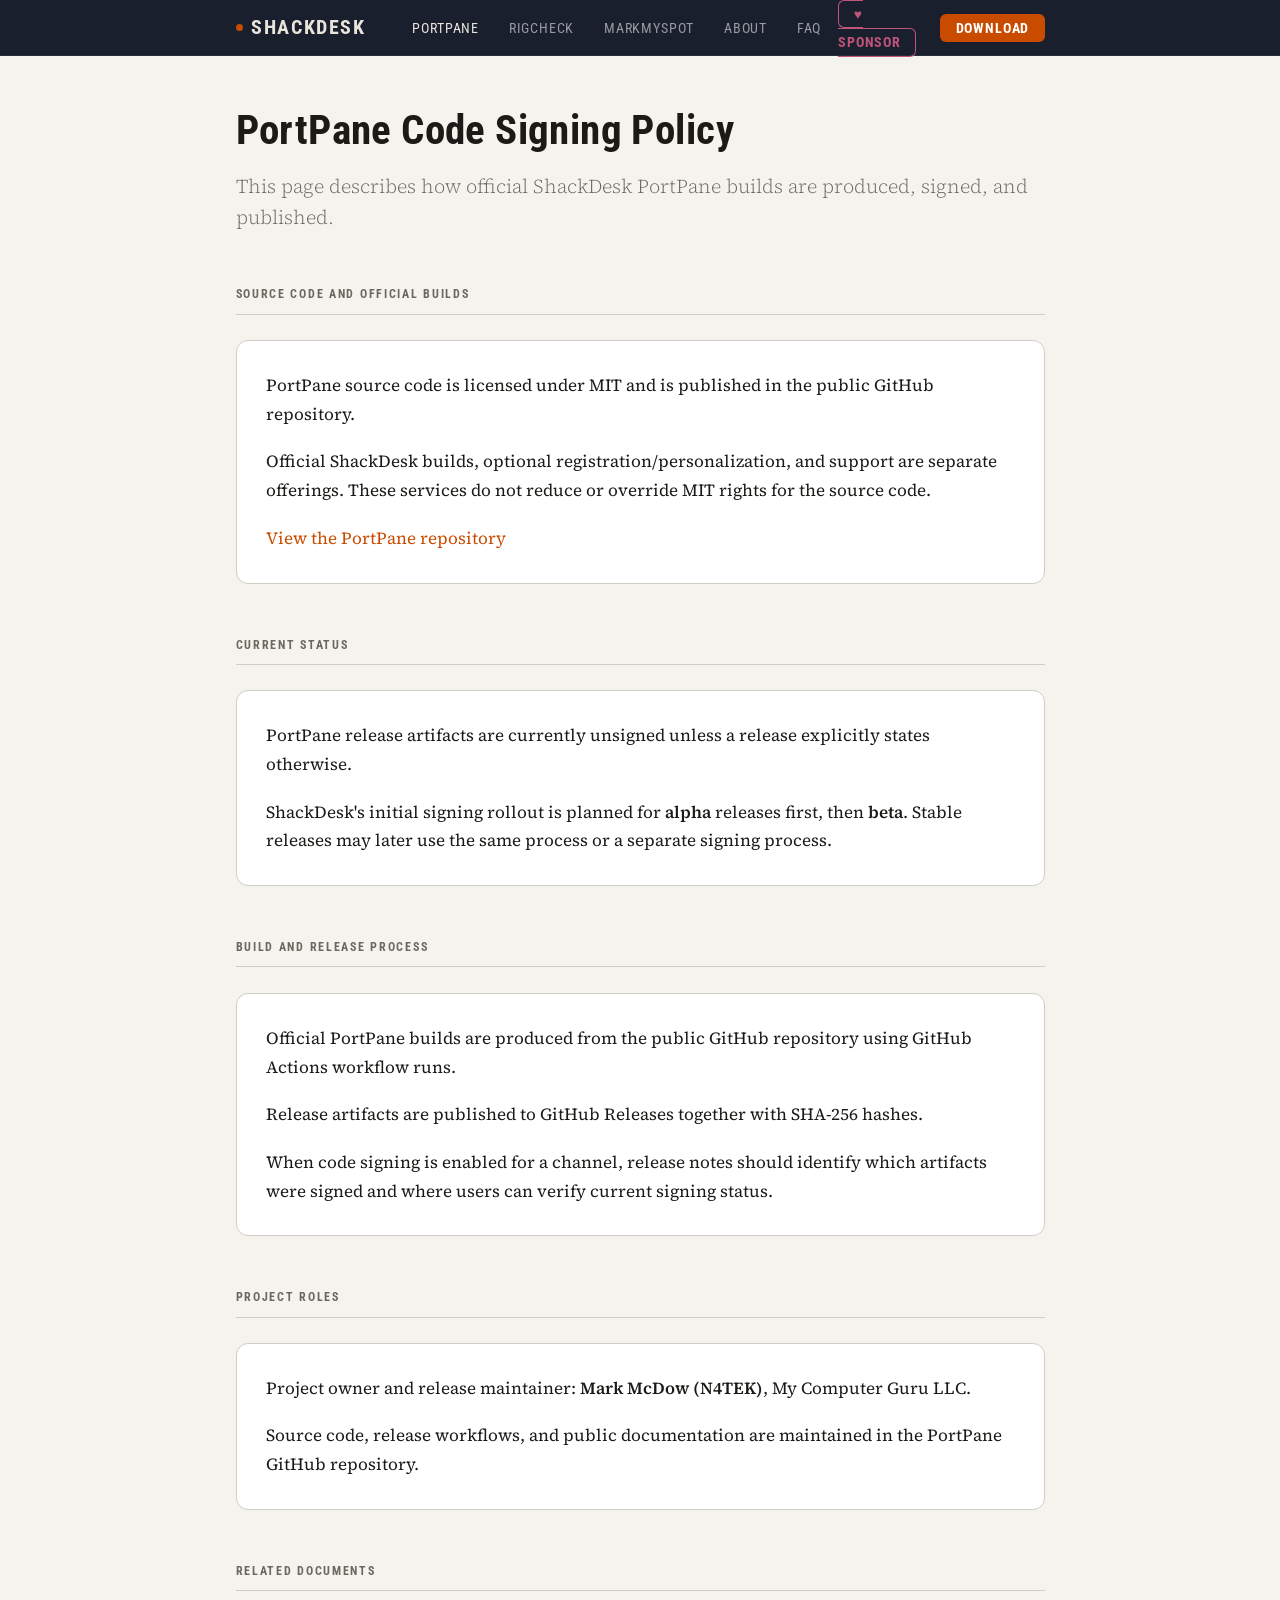
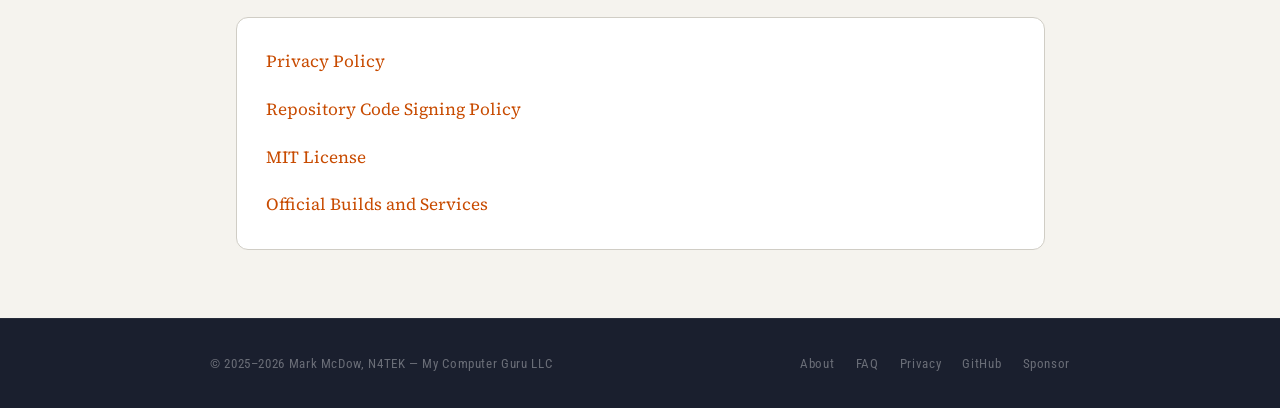
<file: portpane/code-signing-policy/index.html>
<!DOCTYPE html>
<html lang="en">
<head>
  <meta charset="UTF-8">
  <meta name="viewport" content="width=device-width, initial-scale=1.0">
  <meta name="description" content="PortPane code signing policy — how official ShackDesk builds are produced, signed, and published.">
  <title>PortPane Code Signing Policy — ShackDesk</title>
  <link rel="stylesheet" href="/style.css">
</head>
<body>

  <nav class="nav">
    <div class="nav-inner">
      <a href="/" class="nav-logo">
        <span class="nav-logo-dot"></span>ShackDesk
      </a>
      <ul class="nav-links">
        <li><a href="/portpane/" class="active">PortPane</a></li>
        <li><a href="/rigcheck/">RigCheck</a></li>
        <li><a href="/markmyspot/">MarkMySpot</a></li>
        <li><a href="/about/">About</a></li>
        <li><a href="/faq/">FAQ</a></li>
        <li><a href="/sponsor" class="nav-sponsor">&#9829; Sponsor</a></li>
        <li><a href="/portpane/download" class="nav-cta">Download</a></li>
      </ul>
    </div>
  </nav>

  <main class="page">

    <h1>PortPane Code Signing Policy</h1>
    <p class="lead" style="margin-top: 1rem;">This page describes how official ShackDesk PortPane builds are produced, signed, and published.</p>

    <div class="section">
      <div class="section-label">Source Code and Official Builds</div>
      <div class="card">
        <p>PortPane source code is licensed under MIT and is published in the public GitHub repository.</p>
        <p>Official ShackDesk builds, optional registration/personalization, and support are separate offerings. These services do not reduce or override MIT rights for the source code.</p>
        <p style="margin-top: 0.75rem;"><a href="https://github.com/Computer-Tsu/ShackDesk-PortPane" target="_blank" rel="noopener">View the PortPane repository</a></p>
      </div>
    </div>

    <div class="section">
      <div class="section-label">Current Status</div>
      <div class="card">
        <p>PortPane release artifacts are currently unsigned unless a release explicitly states otherwise.</p>
        <p>ShackDesk's initial signing rollout is planned for <strong>alpha</strong> releases first, then <strong>beta</strong>. Stable releases may later use the same process or a separate signing process.</p>
      </div>
    </div>

    <div class="section">
      <div class="section-label">Build and Release Process</div>
      <div class="card">
        <p>Official PortPane builds are produced from the public GitHub repository using GitHub Actions workflow runs.</p>
        <p>Release artifacts are published to GitHub Releases together with SHA-256 hashes.</p>
        <p>When code signing is enabled for a channel, release notes should identify which artifacts were signed and where users can verify current signing status.</p>
      </div>
    </div>

    <div class="section">
      <div class="section-label">Project Roles</div>
      <div class="card">
        <p>Project owner and release maintainer: <strong>Mark McDow (N4TEK)</strong>, My Computer Guru LLC.</p>
        <p>Source code, release workflows, and public documentation are maintained in the PortPane GitHub repository.</p>
      </div>
    </div>

    <div class="section">
      <div class="section-label">Related Documents</div>
      <div class="card">
        <p><a href="/privacy/">Privacy Policy</a></p>
        <p><a href="https://github.com/Computer-Tsu/ShackDesk-PortPane/blob/dev/CODE_SIGNING_POLICY.md" target="_blank" rel="noopener">Repository Code Signing Policy</a></p>
        <p><a href="https://github.com/Computer-Tsu/ShackDesk-PortPane/blob/dev/LICENSE-MIT.md" target="_blank" rel="noopener">MIT License</a></p>
        <p><a href="https://github.com/Computer-Tsu/ShackDesk-PortPane/blob/dev/OFFICIAL_BUILDS_AND_SERVICES.md" target="_blank" rel="noopener">Official Builds and Services</a></p>
      </div>
    </div>

  </main>

  <footer class="footer">
    <div class="footer-inner">
      <span>© 2025–2026 Mark McDow, N4TEK — My Computer Guru LLC</span>
      <ul class="footer-links">
        <li><a href="/about/">About</a></li>
        <li><a href="/faq/">FAQ</a></li>
        <li><a href="/privacy/">Privacy</a></li>
        <li><a href="https://github.com/Computer-Tsu" target="_blank" rel="noopener">GitHub</a></li>
        <li><a href="/sponsor">Sponsor</a></li>
      </ul>
    </div>
  </footer>

</body>
</html>
</file>
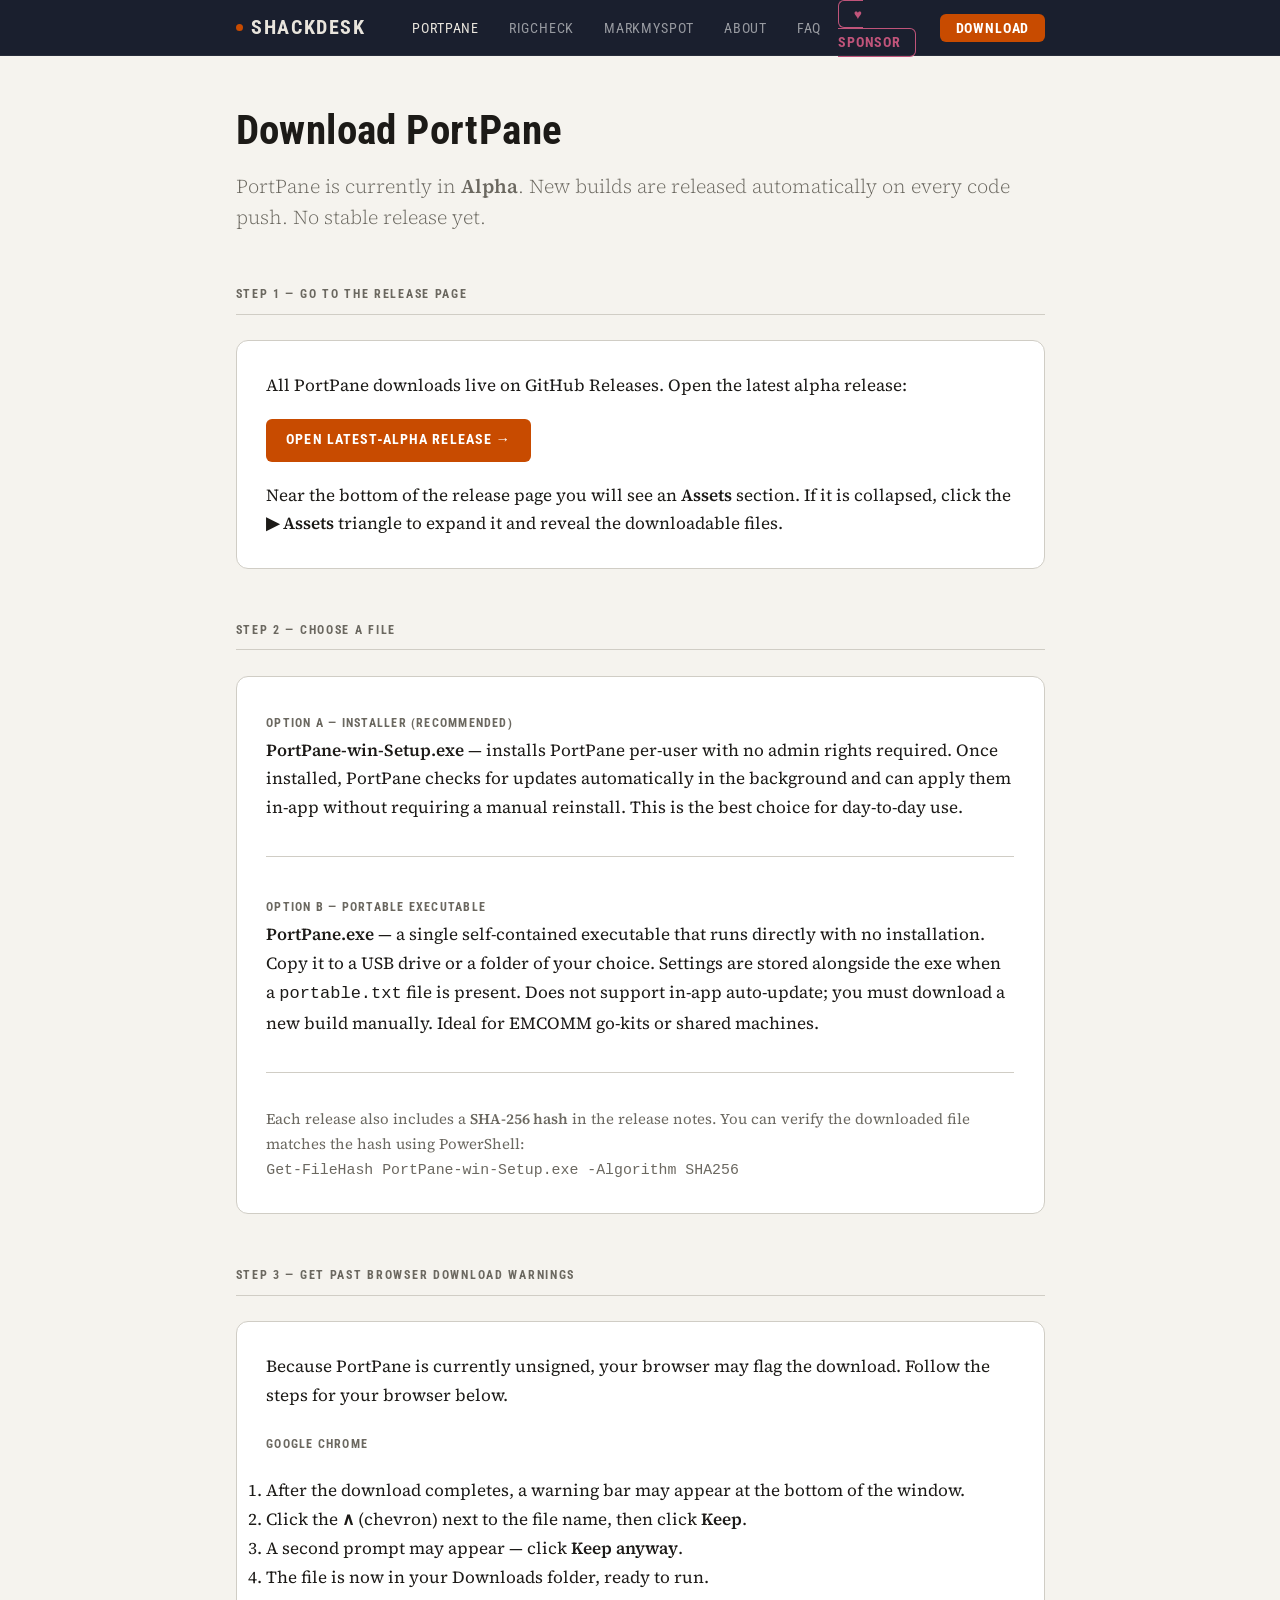
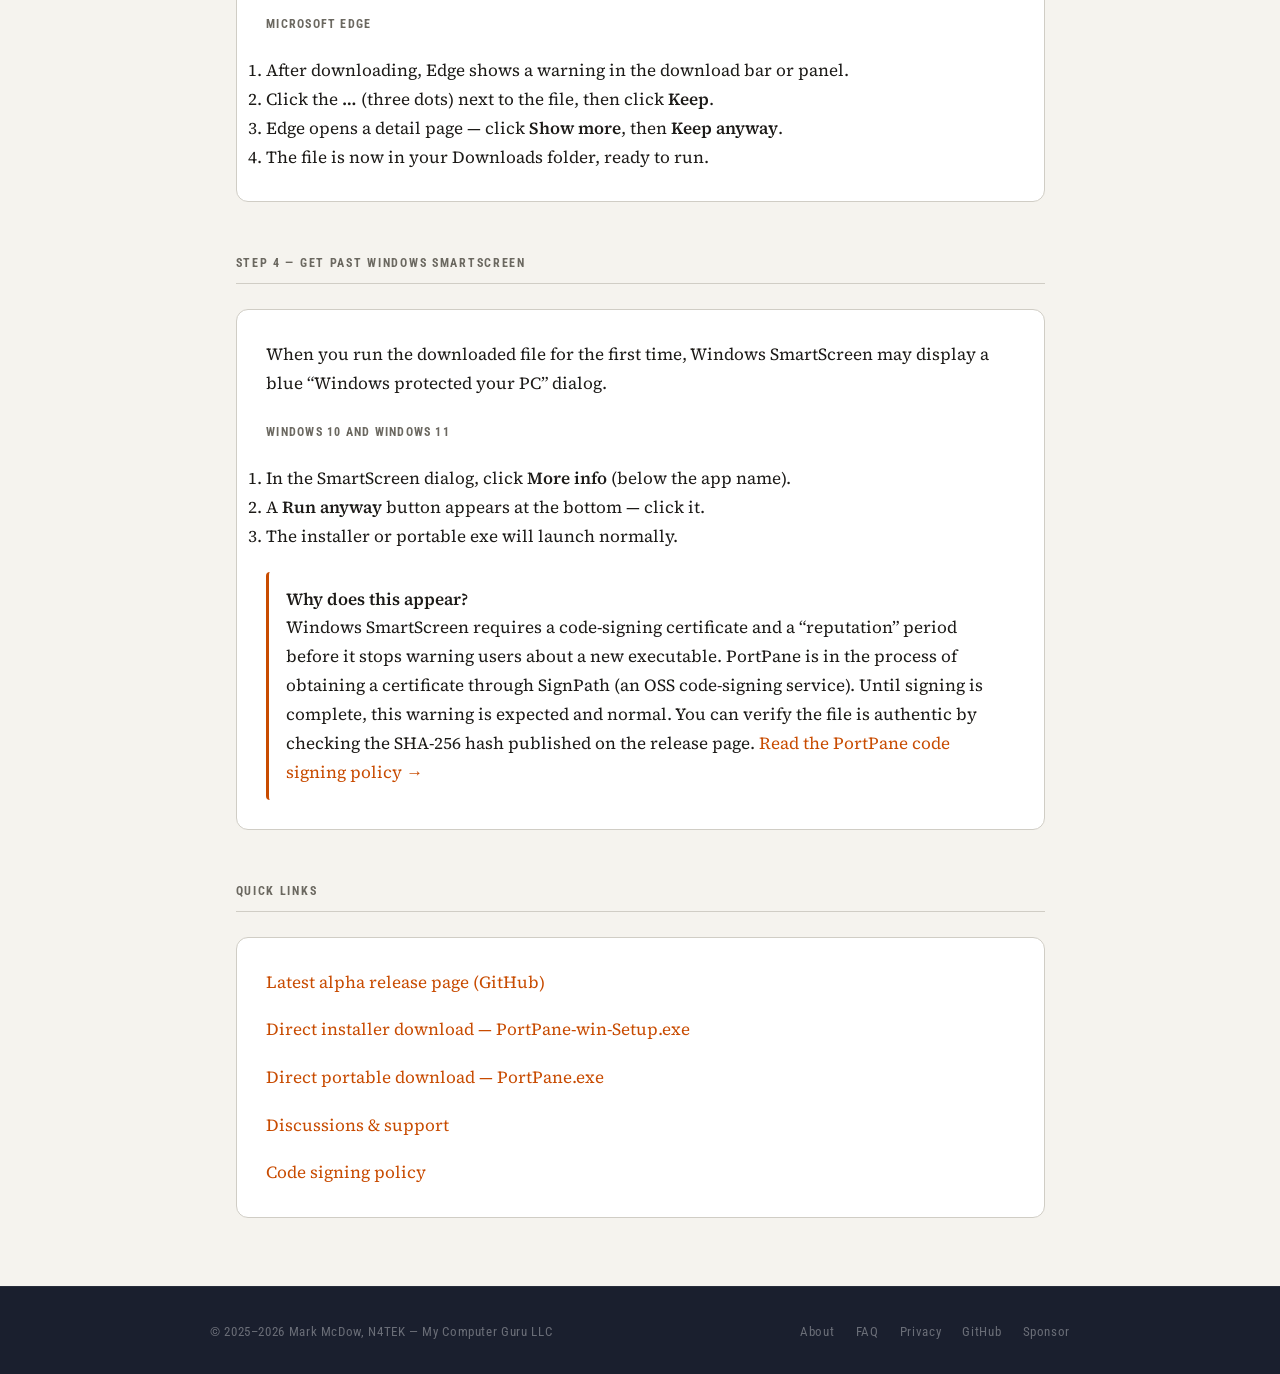
<file: portpane/download/index.html>
<!DOCTYPE html>
<html lang="en">
<head>
  <meta charset="UTF-8">
  <meta name="viewport" content="width=device-width, initial-scale=1.0">
  <meta name="description" content="Download PortPane by ShackDesk — step-by-step guide to downloading the alpha installer or portable exe, and how to get past Windows and browser warnings for unsigned programs.">
  <title>Download PortPane — ShackDesk</title>
  <link rel="stylesheet" href="/style.css">
</head>
<body>

  <nav class="nav">
    <div class="nav-inner">
      <a href="/" class="nav-logo">
        <span class="nav-logo-dot"></span>ShackDesk
      </a>
      <ul class="nav-links">
        <li><a href="/portpane/" class="active">PortPane</a></li>
        <li><a href="/rigcheck/">RigCheck</a></li>
        <li><a href="/markmyspot/">MarkMySpot</a></li>
        <li><a href="/about/">About</a></li>
        <li><a href="/faq/">FAQ</a></li>
        <li><a href="/sponsor" class="nav-sponsor">&#9829; Sponsor</a></li>
        <li><a href="/portpane/download" class="nav-cta">Download</a></li>
      </ul>
    </div>
  </nav>

  <main class="page">

    <h1>Download PortPane</h1>
    <p class="lead" style="margin-top: 1rem;">PortPane is currently in <strong>Alpha</strong>. New builds are released automatically on every code push. No stable release yet.</p>

    <!-- ── Step 1: Where to get it ──────────────────────────────────────────── -->
    <div class="section">
      <div class="section-label">Step 1 — Go to the release page</div>
      <div class="card">
        <p>All PortPane downloads live on GitHub Releases. Open the latest alpha release:</p>
        <p style="margin-top: 0.75rem;">
          <a class="btn btn-primary" href="https://github.com/Computer-Tsu/ShackDesk-PortPane/releases/tag/latest-alpha" target="_blank" rel="noopener">
            Open latest&#8209;alpha release &rarr;
          </a>
        </p>
        <p style="margin-top: 1rem;">Near the bottom of the release page you will see an <strong>Assets</strong> section. If it is collapsed, click the <strong>&#9654; Assets</strong> triangle to expand it and reveal the downloadable files.</p>
      </div>
    </div>

    <!-- ── Step 2: Which file to download ───────────────────────────────────── -->
    <div class="section">
      <div class="section-label">Step 2 — Choose a file</div>
      <div class="card">
        <p><span class="label">Option A &mdash; Installer (recommended)</span><br>
        <strong>PortPane-win-Setup.exe</strong> &mdash; installs PortPane per-user with no admin rights required.
        Once installed, PortPane checks for updates automatically in the background and can apply them in-app without requiring a manual reinstall.
        This is the best choice for day-to-day use.</p>

        <hr>

        <p><span class="label">Option B &mdash; Portable executable</span><br>
        <strong>PortPane.exe</strong> &mdash; a single self-contained executable that runs directly with no installation.
        Copy it to a USB drive or a folder of your choice.
        Settings are stored alongside the exe when a <code>portable.txt</code> file is present.
        Does not support in-app auto-update; you must download a new build manually.
        Ideal for EMCOMM go-kits or shared machines.</p>

        <hr>

        <p style="color: var(--text-muted); font-size: 0.875rem;">
          Each release also includes a <strong>SHA-256 hash</strong> in the release notes.
          You can verify the downloaded file matches the hash using PowerShell:<br>
          <code>Get-FileHash PortPane-win-Setup.exe -Algorithm SHA256</code>
        </p>
      </div>
    </div>

    <!-- ── Step 3: Browser warnings ─────────────────────────────────────────── -->
    <div class="section">
      <div class="section-label">Step 3 — Get past browser download warnings</div>
      <div class="card">
        <p>Because PortPane is currently unsigned, your browser may flag the download. Follow the steps for your browser below.</p>

        <p style="margin-top: 1rem;"><span class="label">Google Chrome</span></p>
        <ol>
          <li>After the download completes, a warning bar may appear at the bottom of the window.</li>
          <li>Click the <strong>&and;</strong> (chevron) next to the file name, then click <strong>Keep</strong>.</li>
          <li>A second prompt may appear &mdash; click <strong>Keep anyway</strong>.</li>
          <li>The file is now in your Downloads folder, ready to run.</li>
        </ol>

        <p style="margin-top: 1rem;"><span class="label">Microsoft Edge</span></p>
        <ol>
          <li>After downloading, Edge shows a warning in the download bar or panel.</li>
          <li>Click the <strong>&hellip;</strong> (three dots) next to the file, then click <strong>Keep</strong>.</li>
          <li>Edge opens a detail page &mdash; click <strong>Show more</strong>, then <strong>Keep anyway</strong>.</li>
          <li>The file is now in your Downloads folder, ready to run.</li>
        </ol>
      </div>
    </div>

    <!-- ── Step 4: Windows SmartScreen ──────────────────────────────────────── -->
    <div class="section">
      <div class="section-label">Step 4 — Get past Windows SmartScreen</div>
      <div class="card">
        <p>When you run the downloaded file for the first time, Windows SmartScreen may display a blue &ldquo;Windows protected your PC&rdquo; dialog.</p>

        <p style="margin-top: 1rem;"><span class="label">Windows 10 and Windows 11</span></p>
        <ol>
          <li>In the SmartScreen dialog, click <strong>More info</strong> (below the app name).</li>
          <li>A <strong>Run anyway</strong> button appears at the bottom &mdash; click it.</li>
          <li>The installer or portable exe will launch normally.</li>
        </ol>

        <p style="margin-top: 1.25rem; padding: 0.75rem 1rem; background: var(--bg-card); border-left: 3px solid var(--accent); border-radius: 4px;">
          <strong>Why does this appear?</strong><br>
          Windows SmartScreen requires a code-signing certificate and a &ldquo;reputation&rdquo; period before it stops warning users about a new executable.
          PortPane is in the process of obtaining a certificate through SignPath (an OSS code-signing service).
          Until signing is complete, this warning is expected and normal.
          You can verify the file is authentic by checking the SHA-256 hash published on the release page.
          <a href="/portpane/code-signing-policy/">Read the PortPane code signing policy &rarr;</a>
        </p>
      </div>
    </div>

    <!-- ── Quick links ───────────────────────────────────────────────────────── -->
    <div class="section">
      <div class="section-label">Quick links</div>
      <div class="card">
        <p><a href="https://github.com/Computer-Tsu/ShackDesk-PortPane/releases/tag/latest-alpha" target="_blank" rel="noopener">Latest alpha release page (GitHub)</a></p>
        <p><a href="https://github.com/Computer-Tsu/ShackDesk-PortPane/releases/download/latest-alpha/PortPane-win-Setup.exe">Direct installer download &mdash; PortPane-win-Setup.exe</a></p>
        <p><a href="https://github.com/Computer-Tsu/ShackDesk-PortPane/releases/download/latest-alpha/PortPane.exe">Direct portable download &mdash; PortPane.exe</a></p>
        <p><a href="https://github.com/Computer-Tsu/ShackDesk-PortPane/discussions" target="_blank" rel="noopener">Discussions &amp; support</a></p>
        <p><a href="/portpane/code-signing-policy/">Code signing policy</a></p>
      </div>
    </div>

  </main>

  <footer class="footer">
    <div class="footer-inner">
      <span>© 2025–2026 Mark McDow, N4TEK — My Computer Guru LLC</span>
      <ul class="footer-links">
        <li><a href="/about/">About</a></li>
        <li><a href="/faq/">FAQ</a></li>
        <li><a href="/privacy/">Privacy</a></li>
        <li><a href="https://github.com/Computer-Tsu" target="_blank" rel="noopener">GitHub</a></li>
        <li><a href="/sponsor">Sponsor</a></li>
      </ul>
    </div>
  </footer>

</body>
</html>
</file>
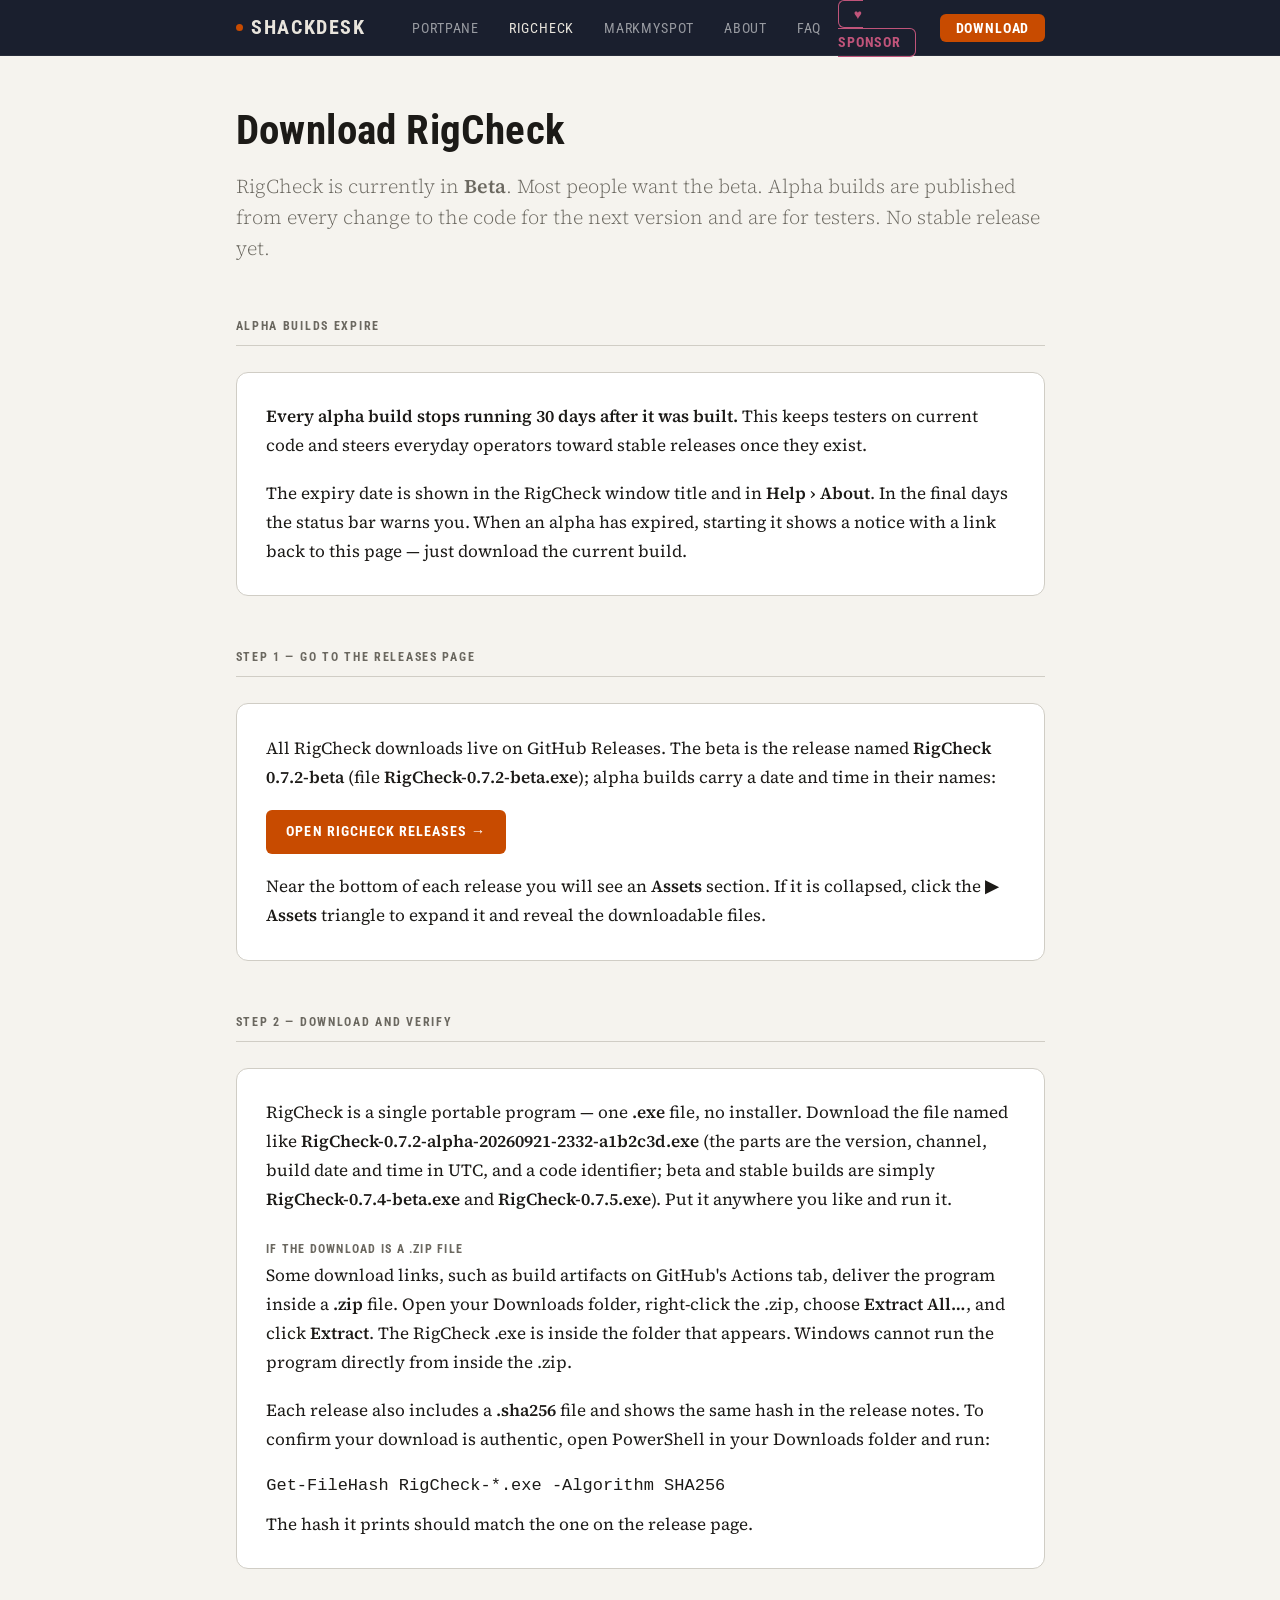
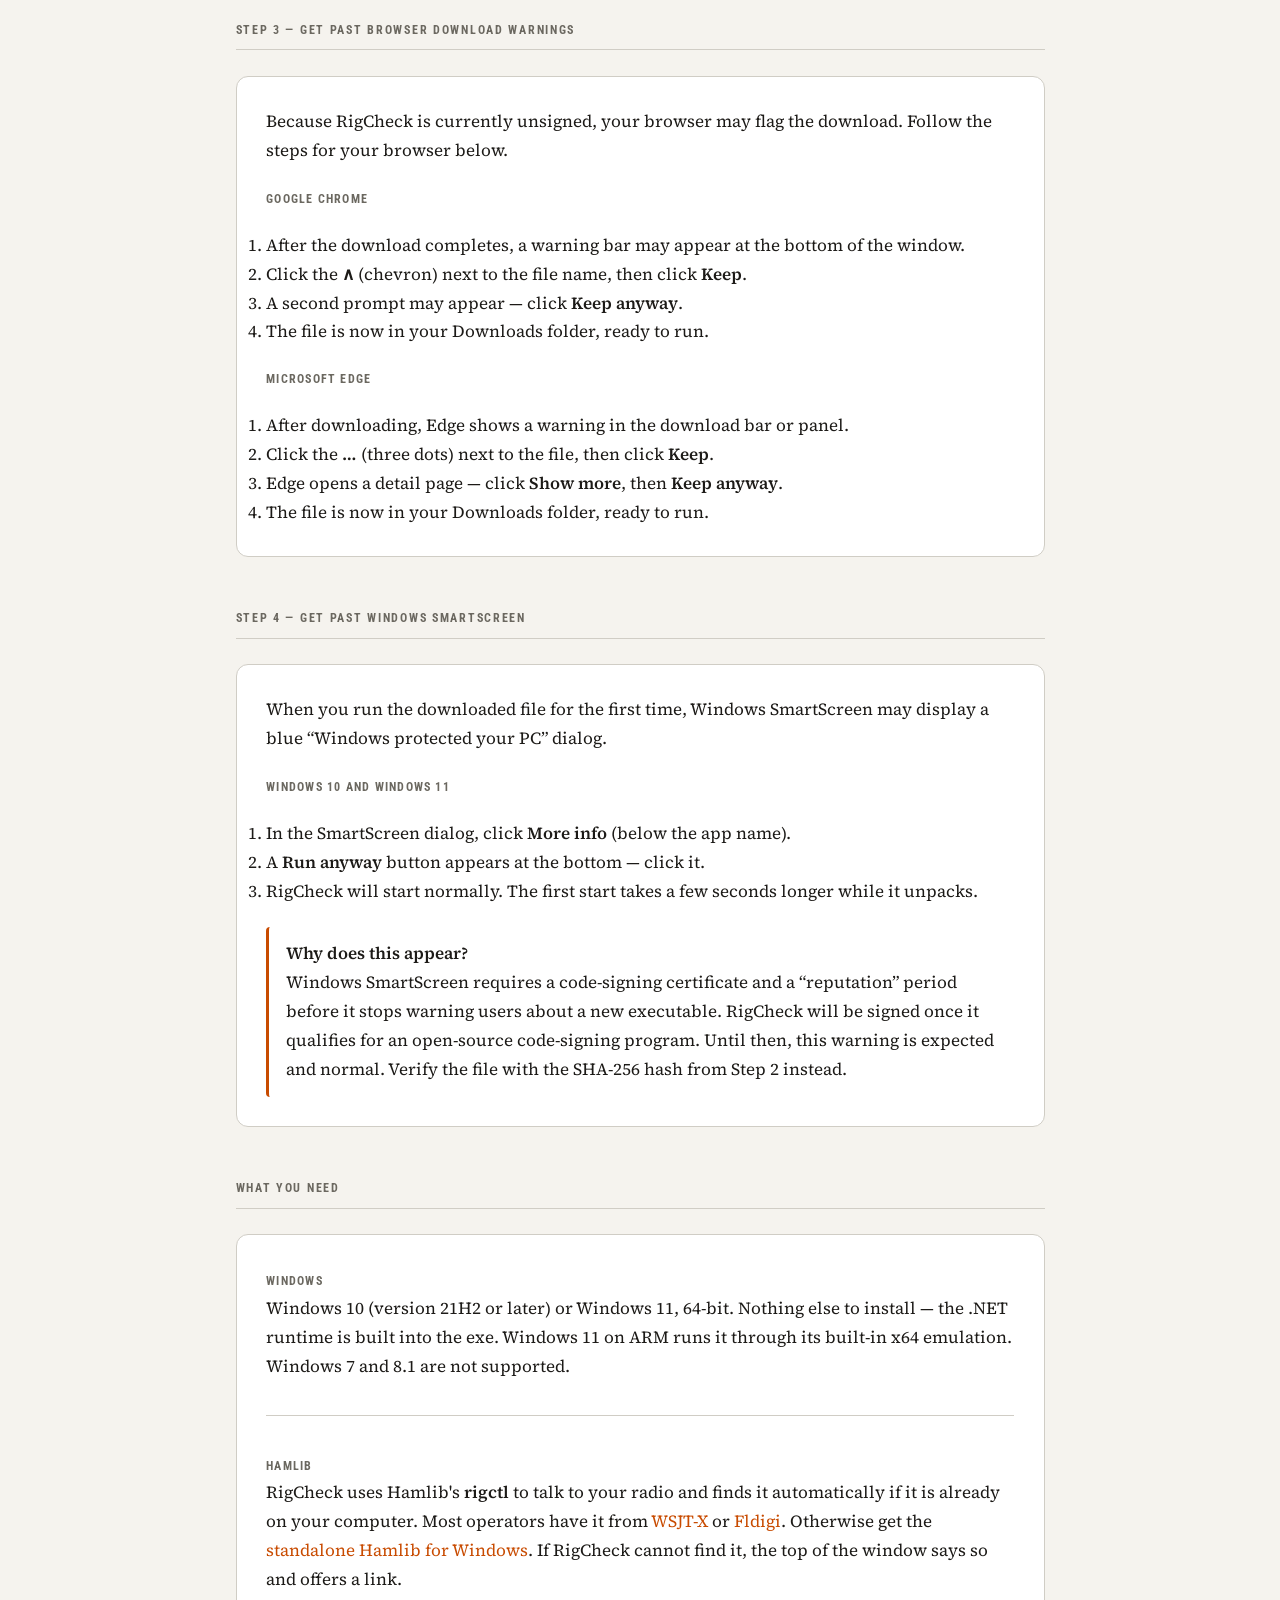
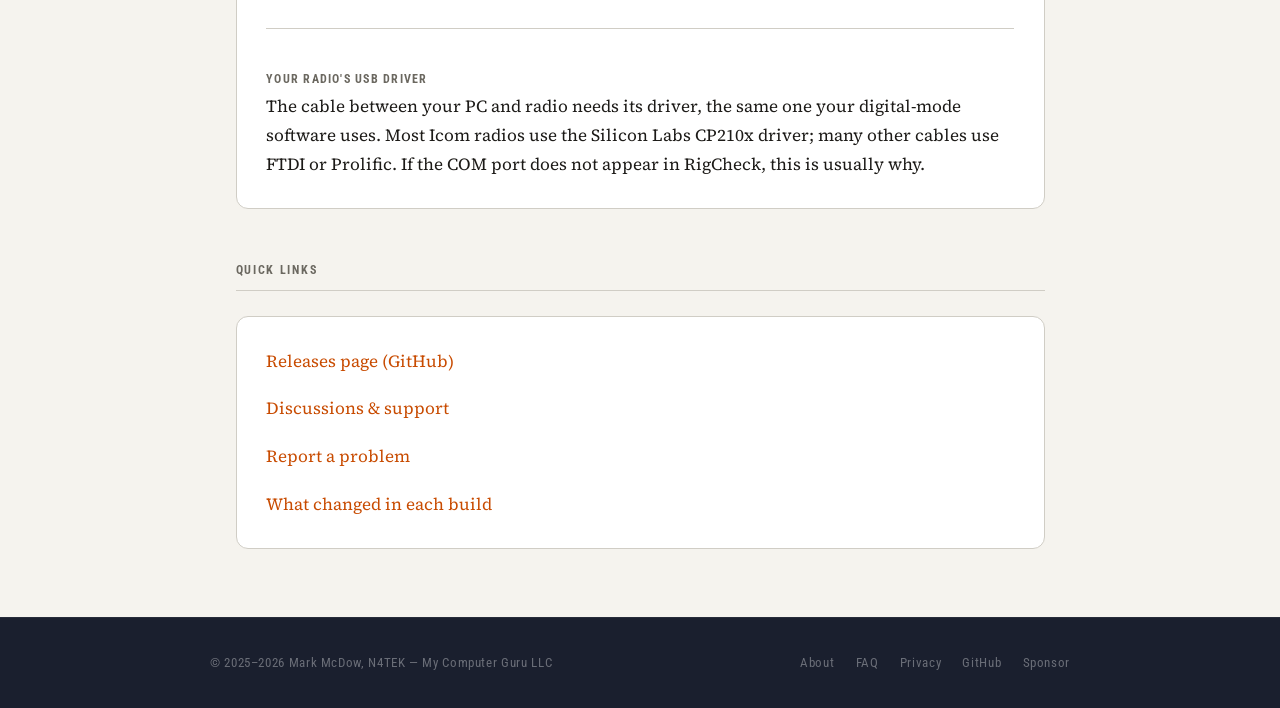
<file: rigcheck/download/index.html>
<!DOCTYPE html>
<html lang="en">
<head>
  <meta charset="UTF-8">
  <meta name="viewport" content="width=device-width, initial-scale=1.0">
  <meta name="description" content="Download RigCheck by ShackDesk — how to get the current beta or alpha build, verify it, and get past Windows and browser warnings for unsigned programs.">
  <title>Download RigCheck — ShackDesk</title>
  <link rel="stylesheet" href="/style.css">
</head>
<body>

  <nav class="nav">
    <div class="nav-inner">
      <a href="/" class="nav-logo">
        <span class="nav-logo-dot"></span>ShackDesk
      </a>
      <ul class="nav-links">
        <li><a href="/portpane/">PortPane</a></li>
        <li><a href="/rigcheck/" class="active">RigCheck</a></li>
        <li><a href="/markmyspot/">MarkMySpot</a></li>
        <li><a href="/about/">About</a></li>
        <li><a href="/faq/">FAQ</a></li>
        <li><a href="/sponsor" class="nav-sponsor">&#9829; Sponsor</a></li>
        <li><a href="/rigcheck/download/" class="nav-cta">Download</a></li>
      </ul>
    </div>
  </nav>

  <main class="page">

    <h1>Download RigCheck</h1>
    <p class="lead" style="margin-top: 1rem;">RigCheck is currently in <strong>Beta</strong>. Most people want the beta. Alpha builds are published from every change to the code for the next version and are for testers. No stable release yet.</p>

    <!-- ── Alpha expiry ─────────────────────────────────────────────────────── -->
    <div class="section">
      <div class="section-label">Alpha builds expire</div>
      <div class="card">
        <p><strong>Every alpha build stops running 30 days after it was built.</strong> This keeps testers on current code and steers everyday operators toward stable releases once they exist.</p>
        <p style="margin-top: 0.75rem;">The expiry date is shown in the RigCheck window title and in <strong>Help &rsaquo; About</strong>. In the final days the status bar warns you. When an alpha has expired, starting it shows a notice with a link back to this page &mdash; just download the current build.</p>
      </div>
    </div>

    <!-- ── Step 1: Where to get it ──────────────────────────────────────────── -->
    <div class="section">
      <div class="section-label">Step 1 — Go to the releases page</div>
      <div class="card">
        <p>All RigCheck downloads live on GitHub Releases. The beta is the release named <strong>RigCheck 0.7.2-beta</strong> (file <strong>RigCheck-0.7.2-beta.exe</strong>); alpha builds carry a date and time in their names:</p>
        <p style="margin-top: 0.75rem;">
          <a class="btn btn-primary" href="https://github.com/Computer-Tsu/ShackDesk-RigCheck/releases" target="_blank" rel="noopener">
            Open RigCheck releases &rarr;
          </a>
        </p>
        <p style="margin-top: 1rem;">Near the bottom of each release you will see an <strong>Assets</strong> section. If it is collapsed, click the <strong>&#9654; Assets</strong> triangle to expand it and reveal the downloadable files.</p>
      </div>
    </div>

    <!-- ── Step 2: Which file to download ───────────────────────────────────── -->
    <div class="section">
      <div class="section-label">Step 2 — Download and verify</div>
      <div class="card">
        <p>RigCheck is a single portable program &mdash; one <strong>.exe</strong> file, no installer. Download the file named like <strong>RigCheck-0.7.2-alpha-20260921-2332-a1b2c3d.exe</strong> (the parts are the version, channel, build date and time in UTC, and a code identifier; beta and stable builds are simply <strong>RigCheck-0.7.4-beta.exe</strong> and <strong>RigCheck-0.7.5.exe</strong>). Put it anywhere you like and run it.</p>

        <p style="margin-top: 1rem;"><span class="label">If the download is a .zip file</span><br>
        Some download links, such as build artifacts on GitHub's Actions tab, deliver the program inside a <strong>.zip</strong> file. Open your Downloads folder, right-click the .zip, choose <strong>Extract All&hellip;</strong>, and click <strong>Extract</strong>. The RigCheck .exe is inside the folder that appears. Windows cannot run the program directly from inside the .zip.</p>

        <p style="margin-top: 1rem;">Each release also includes a <strong>.sha256</strong> file and shows the same hash in the release notes. To confirm your download is authentic, open PowerShell in your Downloads folder and run:</p>
        <pre style="margin-top: 0.5rem;"><code>Get-FileHash RigCheck-*.exe -Algorithm SHA256</code></pre>
        <p style="margin-top: 0.5rem;">The hash it prints should match the one on the release page.</p>
      </div>
    </div>

    <!-- ── Step 3: Browser warnings ─────────────────────────────────────────── -->
    <div class="section">
      <div class="section-label">Step 3 — Get past browser download warnings</div>
      <div class="card">
        <p>Because RigCheck is currently unsigned, your browser may flag the download. Follow the steps for your browser below.</p>

        <p style="margin-top: 1rem;"><span class="label">Google Chrome</span></p>
        <ol>
          <li>After the download completes, a warning bar may appear at the bottom of the window.</li>
          <li>Click the <strong>&and;</strong> (chevron) next to the file name, then click <strong>Keep</strong>.</li>
          <li>A second prompt may appear &mdash; click <strong>Keep anyway</strong>.</li>
          <li>The file is now in your Downloads folder, ready to run.</li>
        </ol>

        <p style="margin-top: 1rem;"><span class="label">Microsoft Edge</span></p>
        <ol>
          <li>After downloading, Edge shows a warning in the download bar or panel.</li>
          <li>Click the <strong>&hellip;</strong> (three dots) next to the file, then click <strong>Keep</strong>.</li>
          <li>Edge opens a detail page &mdash; click <strong>Show more</strong>, then <strong>Keep anyway</strong>.</li>
          <li>The file is now in your Downloads folder, ready to run.</li>
        </ol>
      </div>
    </div>

    <!-- ── Step 4: Windows SmartScreen ──────────────────────────────────────── -->
    <div class="section">
      <div class="section-label">Step 4 — Get past Windows SmartScreen</div>
      <div class="card">
        <p>When you run the downloaded file for the first time, Windows SmartScreen may display a blue &ldquo;Windows protected your PC&rdquo; dialog.</p>

        <p style="margin-top: 1rem;"><span class="label">Windows 10 and Windows 11</span></p>
        <ol>
          <li>In the SmartScreen dialog, click <strong>More info</strong> (below the app name).</li>
          <li>A <strong>Run anyway</strong> button appears at the bottom &mdash; click it.</li>
          <li>RigCheck will start normally. The first start takes a few seconds longer while it unpacks.</li>
        </ol>

        <p style="margin-top: 1.25rem; padding: 0.75rem 1rem; background: var(--bg-card); border-left: 3px solid var(--accent); border-radius: 4px;">
          <strong>Why does this appear?</strong><br>
          Windows SmartScreen requires a code-signing certificate and a &ldquo;reputation&rdquo; period before it stops warning users about a new executable.
          RigCheck will be signed once it qualifies for an open-source code-signing program.
          Until then, this warning is expected and normal. Verify the file with the SHA-256 hash from Step 2 instead.
        </p>
      </div>
    </div>

    <!-- ── Requirements ─────────────────────────────────────────────────────── -->
    <div class="section">
      <div class="section-label">What you need</div>
      <div class="card">
        <p><span class="label">Windows</span><br>
        Windows 10 (version 21H2 or later) or Windows 11, 64-bit. Nothing else to install &mdash; the .NET runtime is built into the exe. Windows 11 on ARM runs it through its built-in x64 emulation. Windows 7 and 8.1 are not supported.</p>

        <hr>

        <p><span class="label">Hamlib</span><br>
        RigCheck uses Hamlib's <strong>rigctl</strong> to talk to your radio and finds it automatically if it is already on your computer. Most operators have it from <a href="https://wsjt.sourceforge.io/wsjtx.html" target="_blank" rel="noopener">WSJT-X</a> or <a href="http://www.w1hkj.com/" target="_blank" rel="noopener">Fldigi</a>. Otherwise get the <a href="https://github.com/Hamlib/Hamlib/releases" target="_blank" rel="noopener">standalone Hamlib for Windows</a>. If RigCheck cannot find it, the top of the window says so and offers a link.</p>

        <hr>

        <p><span class="label">Your radio's USB driver</span><br>
        The cable between your PC and radio needs its driver, the same one your digital-mode software uses. Most Icom radios use the Silicon Labs CP210x driver; many other cables use FTDI or Prolific. If the COM port does not appear in RigCheck, this is usually why.</p>
      </div>
    </div>

    <!-- ── Quick links ───────────────────────────────────────────────────────── -->
    <div class="section">
      <div class="section-label">Quick links</div>
      <div class="card">
        <p><a href="https://github.com/Computer-Tsu/ShackDesk-RigCheck/releases" target="_blank" rel="noopener">Releases page (GitHub)</a></p>
        <p><a href="https://github.com/Computer-Tsu/ShackDesk-RigCheck/discussions" target="_blank" rel="noopener">Discussions &amp; support</a></p>
        <p><a href="https://github.com/Computer-Tsu/ShackDesk-RigCheck/issues" target="_blank" rel="noopener">Report a problem</a></p>
        <p><a href="https://github.com/Computer-Tsu/ShackDesk-RigCheck/blob/develop/CHANGELOG.md" target="_blank" rel="noopener">What changed in each build</a></p>
      </div>
    </div>

  </main>

  <footer class="footer">
    <div class="footer-inner">
      <span>© 2025–2026 Mark McDow, N4TEK — My Computer Guru LLC</span>
      <ul class="footer-links">
        <li><a href="/about/">About</a></li>
        <li><a href="/faq/">FAQ</a></li>
        <li><a href="/privacy/">Privacy</a></li>
        <li><a href="https://github.com/Computer-Tsu" target="_blank" rel="noopener">GitHub</a></li>
        <li><a href="/sponsor">Sponsor</a></li>
      </ul>
    </div>
  </footer>

</body>
</html>
</file>
<file: style.css>
/* =============================================================================
   ShackDesk.com — style.css
   Project:  ShackDesk by N4TEK / My Computer Guru LLC
             https://github.com/Computer-Consultant/ShackDesk-Site
   Purpose:  Shared stylesheet for all pages on shackdesk.com.
             All pages link to this file at /style.css.
             Uses CSS custom properties for theming; supports light and dark
             mode automatically via prefers-color-scheme media query.
   Warning:  Do NOT add a BOM or Windows line endings (CRLF) to this file.
   Support:  https://github.com/Computer-Consultant/ShackDesk-Site/issues
   ============================================================================= */

/* -----------------------------------------------------------------------------
   Fonts — self-hosted from /fonts/ folder
   Display: Roboto Condensed (technical, instrument-panel feel)
   Body:    Source Serif 4 (readable, trustworthy, not generic)
   Mono:    JetBrains Mono (callsigns, version numbers, code)

   Why self-hosted: Google Fonts CDN transmits visitor IPs to Google, which
   conflicts with our privacy policy. Self-hosting also improves load
   performance and works on restricted/offline networks. See /fonts/README.md
   for download instructions and font version notes.

   All fonts are licensed under the SIL Open Font License (OFL).
   License files are included in the /fonts/ folder.
   ----------------------------------------------------------------------------- */

@font-face {
  font-family: 'Roboto Condensed';
  src: url('/fonts/roboto-condensed-latin-400-normal.woff2') format('woff2');
  font-weight: 400;
  font-style: normal;
  font-display: swap;
}

@font-face {
  font-family: 'Roboto Condensed';
  src: url('/fonts/roboto-condensed-latin-700-normal.woff2') format('woff2');
  font-weight: 700;
  font-style: normal;
  font-display: swap;
}

@font-face {
  font-family: 'Source Serif 4';
  src: url('/fonts/source-serif-4-latin-300-normal.woff2') format('woff2');
  font-weight: 300;
  font-style: normal;
  font-display: swap;
}

@font-face {
  font-family: 'Source Serif 4';
  src: url('/fonts/source-serif-4-latin-400-normal.woff2') format('woff2');
  font-weight: 400;
  font-style: normal;
  font-display: swap;
}

@font-face {
  font-family: 'Source Serif 4';
  src: url('/fonts/source-serif-4-latin-400-italic.woff2') format('woff2');
  font-weight: 400;
  font-style: italic;
  font-display: swap;
}

@font-face {
  font-family: 'Source Serif 4';
  src: url('/fonts/source-serif-4-latin-600-normal.woff2') format('woff2');
  font-weight: 600;
  font-style: normal;
  font-display: swap;
}

@font-face {
  font-family: 'JetBrains Mono';
  src: url('/fonts/jetbrains-mono-latin-400-normal.woff2') format('woff2');
  font-weight: 400;
  font-style: normal;
  font-display: swap;
}

@font-face {
  font-family: 'JetBrains Mono';
  src: url('/fonts/jetbrains-mono-latin-600-normal.woff2') format('woff2');
  font-weight: 600;
  font-style: normal;
  font-display: swap;
}

/* -----------------------------------------------------------------------------
   Design tokens — light mode defaults
   ----------------------------------------------------------------------------- */
:root {
  --bg:           #f5f3ee;
  --bg-card:      #ffffff;
  --bg-panel:     #1a1f2e;
  --surface:      #eae8e2;
  --border:       #d0cdc5;
  --border-strong:#a09d96;

  --text:         #1c1a17;
  --text-muted:   #6b6860;
  --text-inverse: #e8e4dc;
  --text-mono:    #2a5c8f;

  --accent:       #c84b00;
  --accent-hover: #a33b00;
  --accent-soft:  #fff0e8;

  --green:        #2d6e3e;
  --green-soft:   #eaf4ed;
  --amber:        #8a6200;
  --amber-soft:   #fdf6e3;
  --muted-tag:    #6b6860;

  --radius:       6px;
  --radius-lg:    12px;

  --font-display: 'Roboto Condensed', sans-serif;
  --font-body:    'Source Serif 4', Georgia, serif;
  --font-mono:    'JetBrains Mono', 'Courier New', monospace;

  --nav-height:   56px;
  --max-width:    860px;
  --gap:          2rem;
}

/* Dark mode overrides */
@media (prefers-color-scheme: dark) {
  :root {
    --bg:           #131720;
    --bg-card:      #1c2130;
    --bg-panel:     #0d1017;
    --surface:      #1f2535;
    --border:       #2e3650;
    --border-strong:#4a5470;

    --text:         #ddd9d0;
    --text-muted:   #8892a8;
    --text-inverse: #ddd9d0;
    --text-mono:    #5a9fd4;

    --accent:       #e85d1a;
    --accent-hover: #ff7733;
    --accent-soft:  #2a1a10;

    --green:        #4caf70;
    --green-soft:   #0f2018;
    --amber:        #c89a30;
    --amber-soft:   #1f1800;
    --muted-tag:    #8892a8;
  }
}

/* -----------------------------------------------------------------------------
   Reset & base
   ----------------------------------------------------------------------------- */
*, *::before, *::after {
  box-sizing: border-box;
  margin: 0;
  padding: 0;
}

html {
  font-size: 17px;
  scroll-behavior: smooth;
  -webkit-text-size-adjust: 100%;
}

body {
  font-family: var(--font-body);
  font-weight: 400;
  line-height: 1.7;
  color: var(--text);
  background: var(--bg);
  min-height: 100vh;
  display: flex;
  flex-direction: column;
}

img, svg {
  display: block;
  max-width: 100%;
}

a {
  color: var(--accent);
  text-decoration: none;
  transition: color 0.15s;
}

a:hover {
  color: var(--accent-hover);
  text-decoration: underline;
}

/* -----------------------------------------------------------------------------
   Navigation
   ----------------------------------------------------------------------------- */
.nav {
  background: var(--bg-panel);
  height: var(--nav-height);
  position: sticky;
  top: 0;
  z-index: 100;
  border-bottom: 1px solid rgba(255,255,255,0.06);
}

.nav-inner {
  max-width: var(--max-width);
  margin: 0 auto;
  padding: 0 1.5rem;
  height: 100%;
  display: flex;
  align-items: center;
  gap: 2rem;
}

.nav-logo {
  font-family: var(--font-display);
  font-weight: 700;
  font-size: 1.2rem;
  letter-spacing: 0.08em;
  text-transform: uppercase;
  color: var(--text-inverse);
  text-decoration: none;
  display: flex;
  align-items: center;
  gap: 0.5rem;
  flex-shrink: 0;
}

.nav-logo:hover {
  color: var(--accent);
  text-decoration: none;
}

.nav-logo-dot {
  width: 7px;
  height: 7px;
  border-radius: 50%;
  background: var(--accent);
  display: inline-block;
  animation: pulse 3s ease-in-out infinite;
}

@keyframes pulse {
  0%, 100% { opacity: 1; }
  50%       { opacity: 0.4; }
}

.nav-links {
  display: flex;
  align-items: center;
  gap: 0.25rem;
  list-style: none;
  margin-left: auto;
}

.nav-links a {
  font-family: var(--font-display);
  font-size: 0.8rem;
  font-weight: 400;
  letter-spacing: 0.06em;
  text-transform: uppercase;
  color: rgba(255,255,255,0.55);
  text-decoration: none;
  padding: 0.35rem 0.75rem;
  border-radius: var(--radius);
  transition: color 0.15s, background 0.15s;
}

.nav-links a:hover {
  color: var(--text-inverse);
  background: rgba(255,255,255,0.07);
  text-decoration: none;
}

.nav-links a.active {
  color: var(--text-inverse);
}

.nav-cta {
  font-family: var(--font-display) !important;
  font-size: 0.8rem !important;
  font-weight: 700 !important;
  letter-spacing: 0.06em !important;
  text-transform: uppercase !important;
  background: var(--accent) !important;
  color: #fff !important;
  padding: 0.35rem 0.9rem !important;
  border-radius: var(--radius) !important;
  transition: background 0.15s !important;
}

.nav-cta:hover {
  background: var(--accent-hover) !important;
  color: #fff !important;
  text-decoration: none !important;
}

.nav-sponsor {
  font-family: var(--font-display) !important;
  font-size: 0.8rem !important;
  font-weight: 700 !important;
  letter-spacing: 0.06em !important;
  text-transform: uppercase !important;
  color: #c0547a !important;
  border: 1.5px solid #c0547a !important;
  padding: 0.3rem 0.85rem !important;
  border-radius: var(--radius) !important;
  transition: background 0.15s, color 0.15s !important;
}

.nav-sponsor:hover {
  background: #c0547a !important;
  color: #fff !important;
  text-decoration: none !important;
}

/* -----------------------------------------------------------------------------
   Page layout
   ----------------------------------------------------------------------------- */
.page {
  flex: 1;
  max-width: var(--max-width);
  margin: 0 auto;
  padding: 3rem 1.5rem 4rem;
  width: 100%;
}

.page-wide {
  max-width: 100%;
  padding-left: 0;
  padding-right: 0;
}

/* -----------------------------------------------------------------------------
   Typography
   ----------------------------------------------------------------------------- */
h1, h2, h3, h4 {
  font-family: var(--font-display);
  font-weight: 700;
  line-height: 1.15;
  letter-spacing: 0.01em;
  color: var(--text);
}

h1 { font-size: 2.4rem; }
h2 { font-size: 1.6rem; }
h3 { font-size: 1.2rem; }
h4 { font-size: 1rem;   letter-spacing: 0.06em; text-transform: uppercase; }

p { margin-bottom: 1.1rem; }
p:last-child { margin-bottom: 0; }

.lead {
  font-size: 1.15rem;
  font-weight: 300;
  color: var(--text-muted);
  line-height: 1.6;
}

.mono {
  font-family: var(--font-mono);
  font-size: 0.85em;
  color: var(--text-mono);
}

.label {
  font-family: var(--font-display);
  font-size: 0.72rem;
  font-weight: 700;
  letter-spacing: 0.1em;
  text-transform: uppercase;
  color: var(--text-muted);
}

/* -----------------------------------------------------------------------------
   Badges / tags
   ----------------------------------------------------------------------------- */
.badge {
  display: inline-block;
  font-family: var(--font-display);
  font-size: 0.68rem;
  font-weight: 700;
  letter-spacing: 0.08em;
  text-transform: uppercase;
  padding: 0.2em 0.6em;
  border-radius: 3px;
  vertical-align: middle;
  margin-left: 0.4em;
}

.badge-dev {
  background: var(--amber-soft);
  color: var(--amber);
  border: 1px solid var(--amber);
}

.badge-new {
  background: var(--green-soft);
  color: var(--green);
  border: 1px solid var(--green);
}

/* -----------------------------------------------------------------------------
   Buttons
   ----------------------------------------------------------------------------- */
.btn {
  display: inline-flex;
  align-items: center;
  gap: 0.4em;
  font-family: var(--font-display);
  font-size: 0.85rem;
  font-weight: 700;
  letter-spacing: 0.07em;
  text-transform: uppercase;
  padding: 0.65em 1.4em;
  border-radius: var(--radius);
  border: none;
  cursor: pointer;
  text-decoration: none;
  transition: background 0.15s, color 0.15s, transform 0.1s;
  white-space: nowrap;
}

.btn:hover {
  text-decoration: none;
  transform: translateY(-1px);
}

.btn-primary {
  background: var(--accent);
  color: #fff;
}

.btn-primary:hover {
  background: var(--accent-hover);
  color: #fff;
}

.btn-outline {
  background: transparent;
  color: var(--text-muted);
  border: 1.5px solid var(--border-strong);
}

.btn-outline:hover {
  border-color: var(--text-muted);
  color: var(--text);
}

/* -----------------------------------------------------------------------------
   Cards
   ----------------------------------------------------------------------------- */
.card {
  background: var(--bg-card);
  border: 1px solid var(--border);
  border-radius: var(--radius-lg);
  padding: 1.75rem;
}

.card-muted {
  opacity: 0.6;
  filter: grayscale(0.3);
}

/* -----------------------------------------------------------------------------
   Hero (homepage)
   ----------------------------------------------------------------------------- */
.hero {
  background: var(--bg-panel);
  color: var(--text-inverse);
  padding: 4rem 1.5rem 3.5rem;
  text-align: center;
  border-bottom: 3px solid var(--accent);
  position: relative;
  overflow: hidden;
}

.hero::before {
  content: '';
  position: absolute;
  inset: 0;
  background-image: repeating-linear-gradient(
    0deg,
    transparent,
    transparent 39px,
    rgba(255,255,255,0.018) 39px,
    rgba(255,255,255,0.018) 40px
  );
  pointer-events: none;
}

.hero-inner {
  position: relative;
  max-width: var(--max-width);
  margin: 0 auto;
}

.hero-callsign {
  font-family: var(--font-mono);
  font-size: 0.8rem;
  color: var(--accent);
  letter-spacing: 0.15em;
  margin-bottom: 1rem;
  opacity: 0.9;
}

.hero h1 {
  font-size: 3rem;
  color: #fff;
  letter-spacing: 0.04em;
  margin-bottom: 1rem;
}

.hero .lead {
  color: rgba(255,255,255,0.6);
  max-width: 540px;
  margin: 0 auto 2rem;
}

.hero-actions {
  display: flex;
  gap: 0.75rem;
  justify-content: center;
  flex-wrap: wrap;
}

/* -----------------------------------------------------------------------------
   App grid (homepage product list)
   ----------------------------------------------------------------------------- */
.app-grid {
  display: grid;
  grid-template-columns: repeat(auto-fit, minmax(340px, 1fr));
  gap: 1.25rem;
  margin-top: 2.5rem;
}

.app-card {
  background: var(--bg-card);
  border: 1px solid var(--border);
  border-radius: var(--radius-lg);
  padding: 1.75rem;
  display: flex;
  flex-direction: column;
  gap: 0.75rem;
  transition: border-color 0.2s, box-shadow 0.2s;
  text-decoration: none;
  color: inherit;
}

.app-card:hover {
  border-color: var(--accent);
  box-shadow: 0 4px 20px rgba(0,0,0,0.08);
  text-decoration: none;
  color: inherit;
}

.app-card.muted {
  opacity: 0.65;
  pointer-events: none;
}

.app-card-name {
  font-family: var(--font-display);
  font-size: 1.3rem;
  font-weight: 700;
  letter-spacing: 0.02em;
  color: var(--text);
  display: flex;
  align-items: center;
  gap: 0.5rem;
}

.app-card-tagline {
  font-family: var(--font-mono);
  font-size: 0.78rem;
  color: var(--text-mono);
}

.app-card-desc {
  font-size: 0.95rem;
  color: var(--text-muted);
  line-height: 1.6;
}

.app-card-link {
  margin-top: auto;
  font-family: var(--font-display);
  font-size: 0.75rem;
  font-weight: 700;
  letter-spacing: 0.08em;
  text-transform: uppercase;
  color: var(--accent);
}

/* -----------------------------------------------------------------------------
   Section dividers
   ----------------------------------------------------------------------------- */
.section {
  margin-top: 3rem;
}

.section-label {
  font-family: var(--font-display);
  font-size: 0.72rem;
  font-weight: 700;
  letter-spacing: 0.14em;
  text-transform: uppercase;
  color: var(--text-muted);
  border-bottom: 1px solid var(--border);
  padding-bottom: 0.5rem;
  margin-bottom: 1.5rem;
}

/* -----------------------------------------------------------------------------
   Horizontal rule
   ----------------------------------------------------------------------------- */
hr {
  border: none;
  border-top: 1px solid var(--border);
  margin: 2rem 0;
}

/* -----------------------------------------------------------------------------
   FAQ accordion
   ----------------------------------------------------------------------------- */
.faq-group {
  margin-bottom: 2rem;
}

.faq-item {
  border-bottom: 1px solid var(--border);
}

.faq-question {
  width: 100%;
  text-align: left;
  background: none;
  border: none;
  padding: 1rem 0;
  font-family: var(--font-display);
  font-size: 1rem;
  font-weight: 700;
  color: var(--text);
  cursor: pointer;
  display: flex;
  justify-content: space-between;
  align-items: center;
  gap: 1rem;
  transition: color 0.15s;
}

.faq-question:hover {
  color: var(--accent);
}

.faq-chevron {
  flex-shrink: 0;
  transition: transform 0.2s;
  color: var(--text-muted);
}

.faq-item.open .faq-chevron {
  transform: rotate(180deg);
}

.faq-answer {
  display: none;
  padding: 0 0 1.25rem;
  color: var(--text-muted);
  font-size: 0.95rem;
  line-height: 1.7;
}

.faq-item.open .faq-answer {
  display: block;
}

/* -----------------------------------------------------------------------------
   Product page hero
   ----------------------------------------------------------------------------- */
.product-hero {
  background: var(--bg-panel);
  color: var(--text-inverse);
  padding: 3rem 1.5rem 2.5rem;
  border-bottom: 3px solid var(--accent);
}

.product-hero-inner {
  max-width: var(--max-width);
  margin: 0 auto;
}

.product-tagline {
  font-family: var(--font-mono);
  font-size: 0.82rem;
  color: var(--accent);
  letter-spacing: 0.12em;
  margin-bottom: 0.6rem;
}

.product-hero h1 {
  font-size: 2.6rem;
  color: #fff;
  margin-bottom: 0.75rem;
}

.product-hero .lead {
  color: rgba(255,255,255,0.6);
  max-width: 520px;
  margin-bottom: 1.75rem;
}

.product-actions {
  display: flex;
  gap: 0.75rem;
  flex-wrap: wrap;
}

/* -----------------------------------------------------------------------------
   Screenshots
   ----------------------------------------------------------------------------- */
.screenshots {
  display: flex;
  flex-direction: column;
  gap: 1.5rem;
  margin: 2rem 0;
}

.screenshot {
  width: 100%;
  border-radius: var(--radius-lg);
  border: 1px solid var(--border);
  display: block;
}

/* -----------------------------------------------------------------------------
   Screenshot placeholder
   ----------------------------------------------------------------------------- */
.screenshot-placeholder {
  background: var(--surface);
  border: 1.5px dashed var(--border-strong);
  border-radius: var(--radius-lg);
  height: 280px;
  display: flex;
  align-items: center;
  justify-content: center;
  flex-direction: column;
  gap: 0.5rem;
  color: var(--text-muted);
  font-family: var(--font-display);
  font-size: 0.8rem;
  letter-spacing: 0.06em;
  text-transform: uppercase;
  margin: 2rem 0;
}

/* -----------------------------------------------------------------------------
   Feature list
   ----------------------------------------------------------------------------- */
.features {
  display: grid;
  grid-template-columns: repeat(auto-fit, minmax(220px, 1fr));
  gap: 1.25rem;
  margin-top: 1.5rem;
}

.feature {
  padding: 1.25rem;
  background: var(--bg-card);
  border: 1px solid var(--border);
  border-radius: var(--radius-lg);
}

.feature-title {
  font-family: var(--font-display);
  font-size: 0.95rem;
  font-weight: 700;
  letter-spacing: 0.02em;
  margin-bottom: 0.4rem;
  color: var(--text);
}

.feature-desc {
  font-size: 0.88rem;
  color: var(--text-muted);
  line-height: 1.6;
}

/* -----------------------------------------------------------------------------
   Footer
   ----------------------------------------------------------------------------- */
.footer {
  background: var(--bg-panel);
  border-top: 1px solid rgba(255,255,255,0.06);
  padding: 2rem 1.5rem;
  color: rgba(255,255,255,0.35);
  font-family: var(--font-display);
  font-size: 0.75rem;
  letter-spacing: 0.05em;
}

.footer-inner {
  max-width: var(--max-width);
  margin: 0 auto;
  display: flex;
  flex-wrap: wrap;
  gap: 1rem;
  align-items: center;
  justify-content: space-between;
}

.footer-links {
  display: flex;
  gap: 1.25rem;
  flex-wrap: wrap;
  list-style: none;
}

.footer-links a {
  color: rgba(255,255,255,0.35);
  text-decoration: none;
  transition: color 0.15s;
}

.footer-links a:hover {
  color: rgba(255,255,255,0.7);
  text-decoration: none;
}

/* -----------------------------------------------------------------------------
   Responsive
   ----------------------------------------------------------------------------- */
@media (max-width: 600px) {
  html { font-size: 16px; }
  h1   { font-size: 1.9rem; }
  .hero h1 { font-size: 2.2rem; }
  .product-hero h1 { font-size: 2rem; }
  .nav-links { display: none; }
  .app-grid  { grid-template-columns: 1fr; }
  .features  { grid-template-columns: 1fr; }
}

@media (max-width: 400px) {
  .hero-actions, .product-actions { flex-direction: column; }
  .btn { justify-content: center; }
}
</file>
